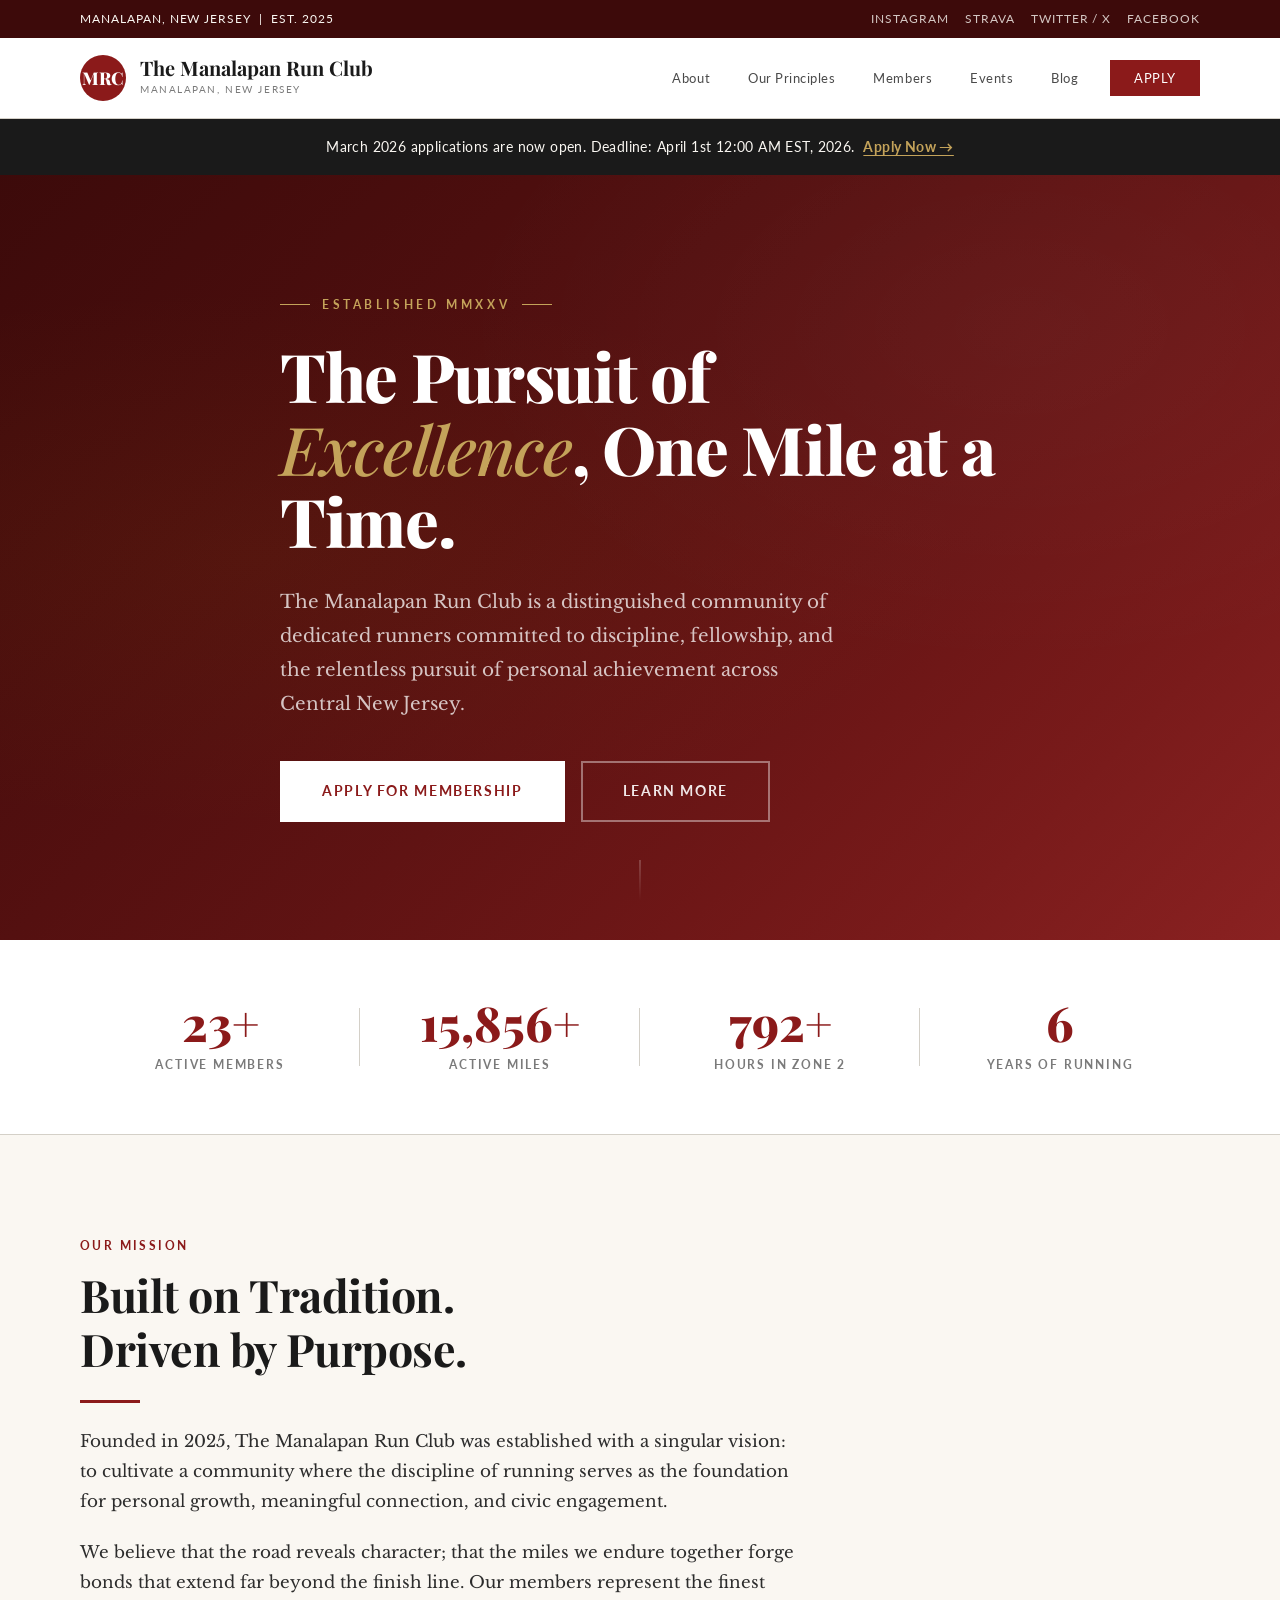
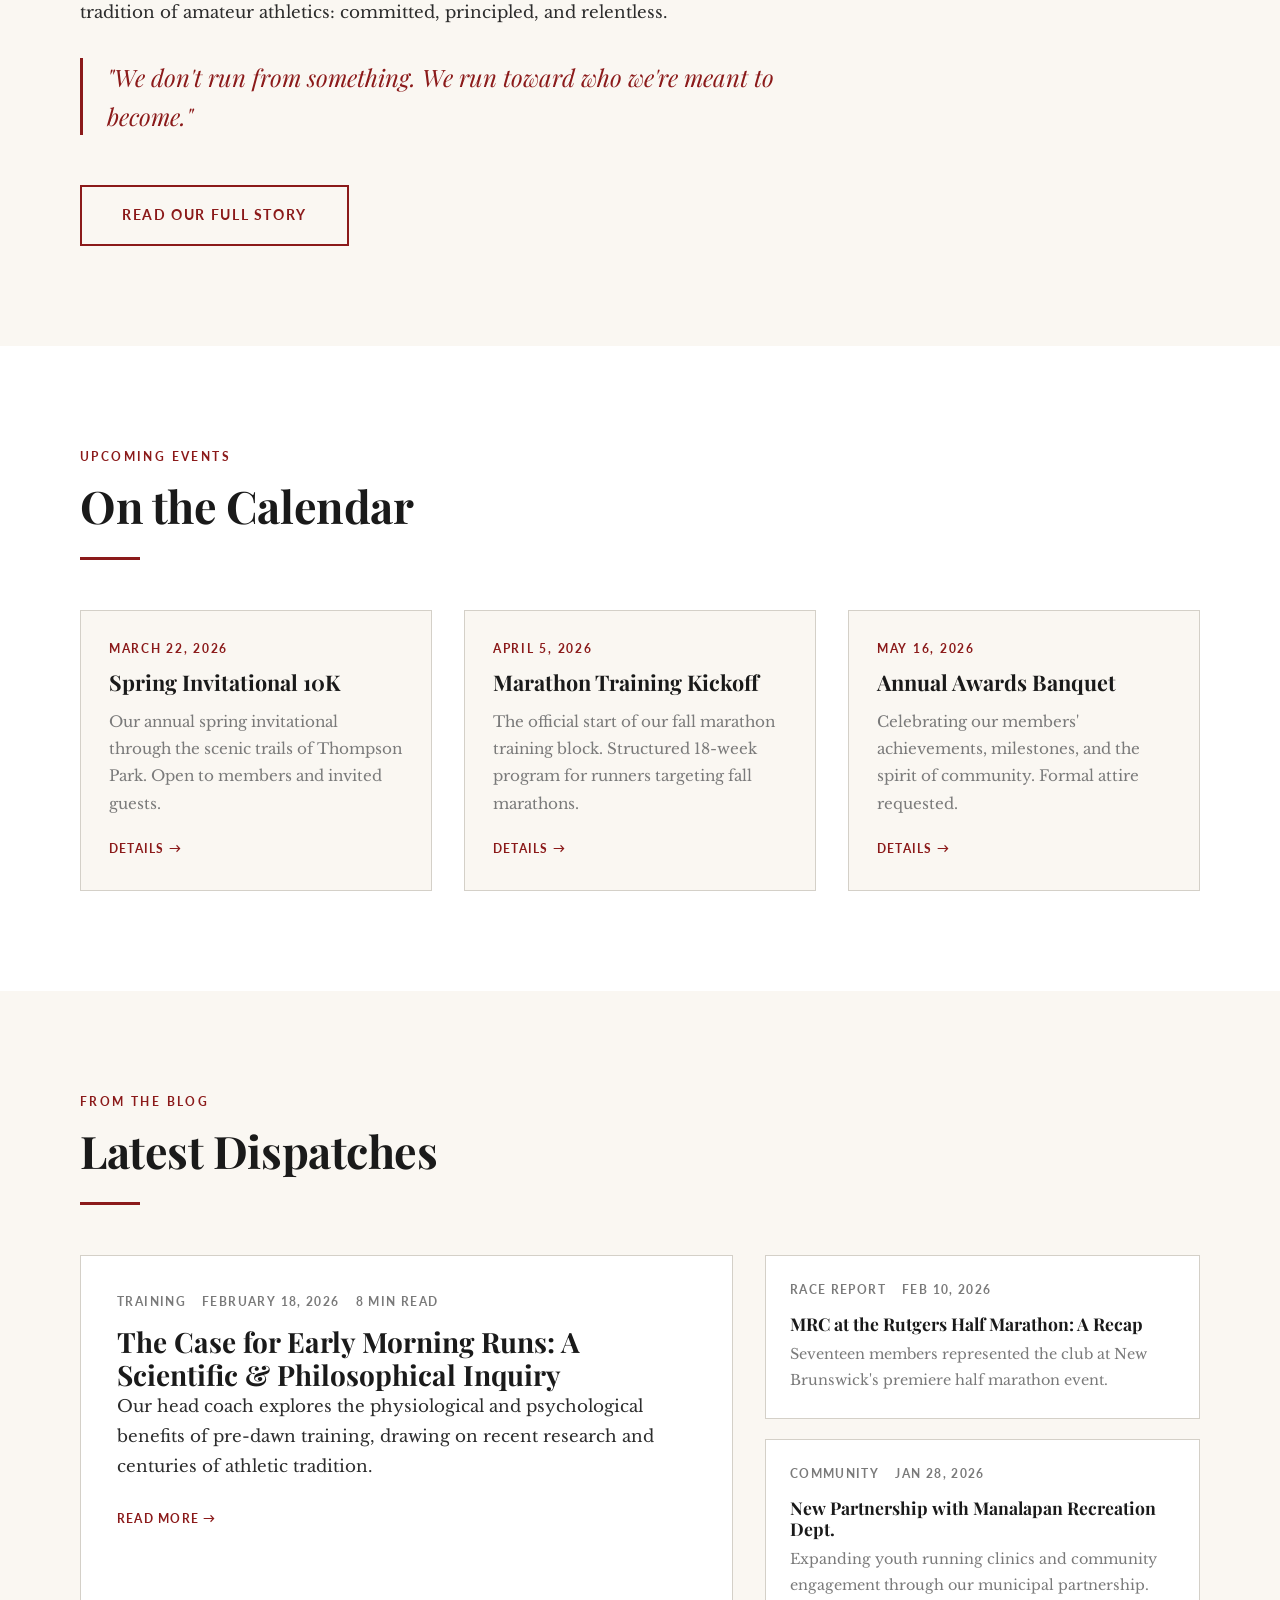
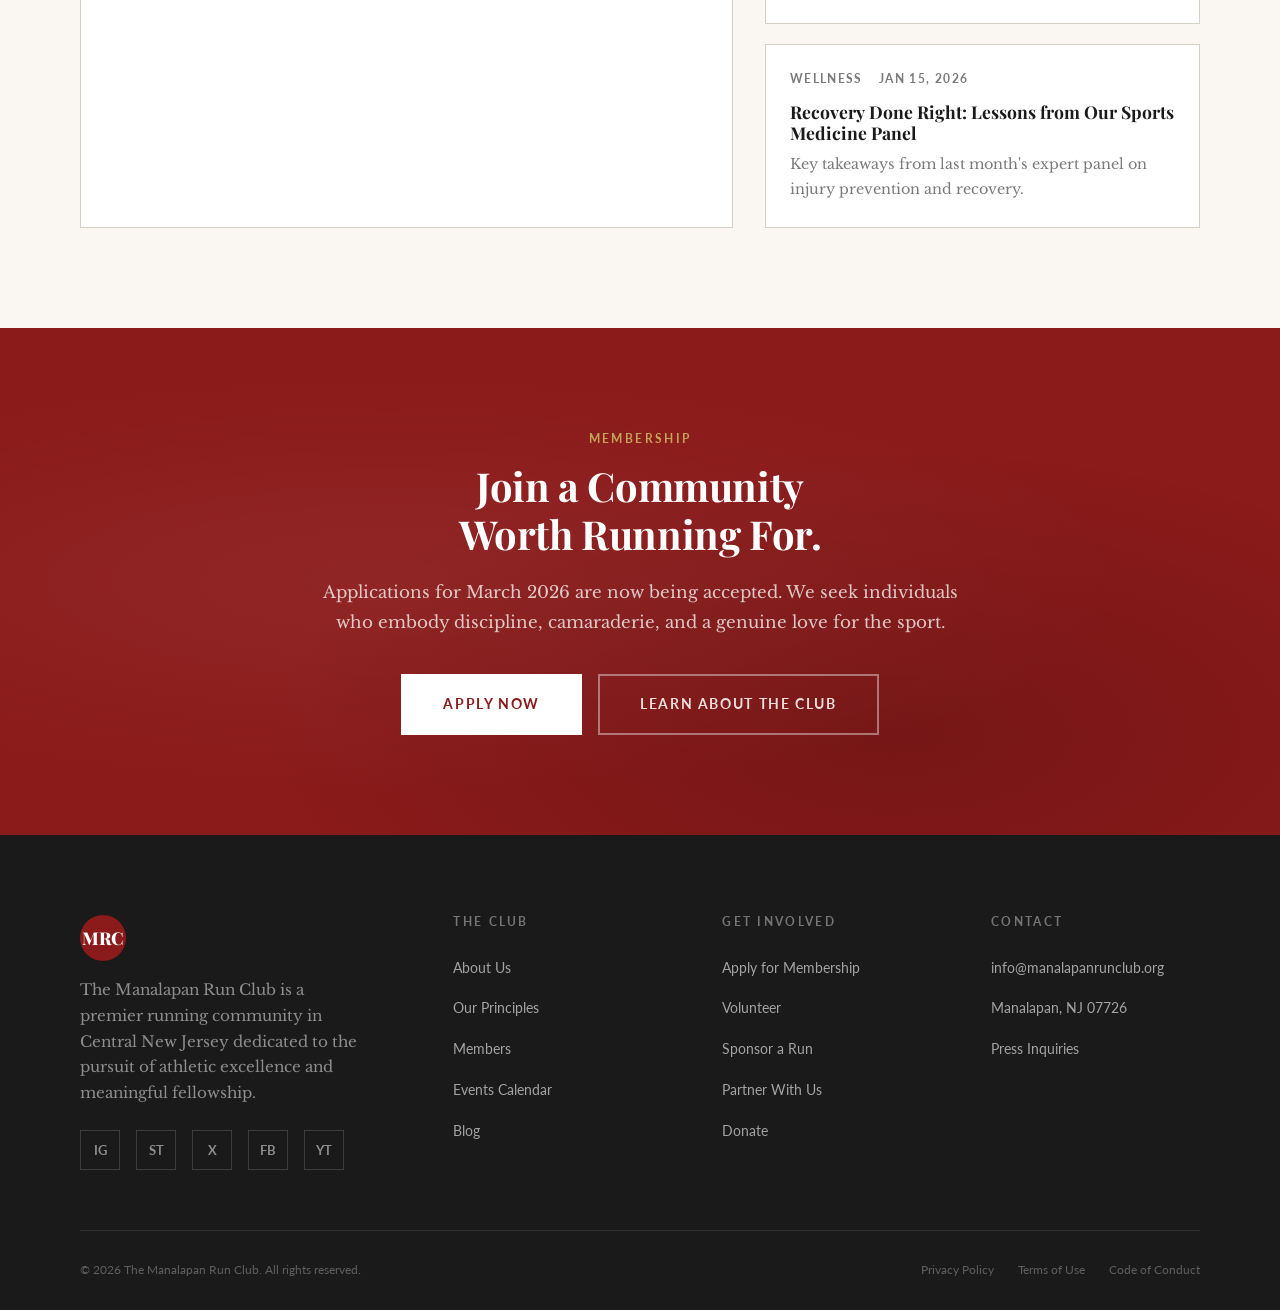
<file: index.html>
<!DOCTYPE html>
<html lang="en">
<head>
    <meta charset="UTF-8">
    <meta name="viewport" content="width=device-width, initial-scale=1.0">
    <title>The Manalapan Run Club — Est. 2025</title>
    <link rel="stylesheet" href="css/style.css">
</head>
<body>

    <!-- Top Utility Bar -->
    <div class="top-bar">
        <div class="container">
            <span>Manalapan, New Jersey &nbsp;|&nbsp; Est. 2025</span>
            <div class="top-bar-socials">
                <a href="https://www.instagram.com/mpanrc">Instagram</a>
                <a href="#">Strava</a>
                <a href="#">Twitter / X</a>
                <a href="#">Facebook</a>
            </div>
        </div>
    </div>

    <!-- Navigation -->
    <nav class="navbar">
        <div class="container">
            <a href="index.html" class="nav-brand">
                <div class="nav-brand-icon">MRC</div>
                <div class="nav-brand-text">
                    <span class="nav-brand-name">The Manalapan Run Club</span>
                    <span class="nav-brand-sub">Manalapan, New Jersey</span>
                </div>
            </a>
            <ul class="nav-links">
                <li><a href="pages/about.html">About</a></li>
                <li><a href="pages/principles.html">Our Principles</a></li>
                <li><a href="pages/#">Members</a></li>
                <li><a href="pages/events.html">Events</a></li>
                <li><a href="pages/blog.html">Blog</a></li>
                <li><a href="https://docs.google.com/forms/d/e/1FAIpQLSfMowXTCjwz6Gep8d021CoDeikyn9wEtvcBTcpu873NVAMjng/viewform?usp=sharing&ouid=100315478621043436323" class="nav-apply-btn">Apply</a></li>
            </ul>
            <button class="nav-toggle" aria-label="Toggle navigation">
                <span></span><span></span><span></span>
            </button>
        </div>
    </nav>

    <!-- Announcement Bar -->
    <div class="announcement-bar">
        March 2026 applications are now open. Deadline: April 1st 12:00 AM EST, 2026. &nbsp;<a href="https://docs.google.com/forms/d/e/1FAIpQLSfMowXTCjwz6Gep8d021CoDeikyn9wEtvcBTcpu873NVAMjng/viewform?usp=sharing&ouid=100315478621043436323">Apply Now &rarr;</a>
    </div>

    <!-- Hero — solid old money crimson, no placeholder image -->
    <section class="hero">
        <div class="hero-bg" style="background:linear-gradient(135deg, #3D0A0A 0%, #5C1010 35%, #8B1A1A 70%, #A52A2A 100%);"></div>
        <div class="container">
            <div class="hero-content">
                <div class="hero-est"><span>Established MMXXV</span></div>
                <h1>The Pursuit of <em>Excellence</em>, One Mile at a Time.</h1>
                <p class="hero-description">The Manalapan Run Club is a distinguished community of dedicated runners committed to discipline, fellowship, and the relentless pursuit of personal achievement across Central New Jersey.</p>
                <div class="hero-actions">
                    <a href="https://docs.google.com/forms/d/e/1FAIpQLSfMowXTCjwz6Gep8d021CoDeikyn9wEtvcBTcpu873NVAMjng/viewform?usp=sharing&ouid=100315478621043436323" class="btn btn-white">Apply for Membership</a>
                    <a href="pages/about.html" class="btn btn-outline" style="border-color:rgba(255,255,255,0.4);color:rgba(255,255,255,0.9);">Learn More</a>
                </div>
            </div>
        </div>
        <div class="hero-scroll-indicator">
            <span></span>
            <div class="arrow"></div>
        </div>
    </section>

    <!-- Stats Bar -->
    <section class="stats-bar">
        <div class="container">
            <div class="stats-grid">
                <div class="stat-item">
                    <div class="stat-number" data-target="30" data-suffix="+">0</div>
                    <div class="stat-label">Active Members</div>
                </div>
                <div class="stat-item">
                    <div class="stat-number" data-target="20000" data-suffix="+">0</div>
                    <div class="stat-label">Active Miles</div>
                </div>
                <div class="stat-item">
                    <div class="stat-number" data-target="1000" data-suffix="+">0</div>
                    <div class="stat-label">Hours in Zone 2</div>
                </div>
                <div class="stat-item">
                    <div class="stat-number" data-target="8">0</div>
                    <div class="stat-label">Years of Running</div>
                </div>
            </div>
        </div>
    </section>

    <!-- Mission -->
    <section class="mission-section">
        <div class="container">
            <div class="mission-text" style="max-width:720px;">
                <span class="section-label">Our Mission</span>
                <h2 class="section-title">Built on Tradition.<br>Driven by Purpose.</h2>
                <div class="divider"></div>
                <p>Founded in 2025, The Manalapan Run Club was established with a singular vision: to cultivate a community where the discipline of running serves as the foundation for personal growth, meaningful connection, and civic engagement.</p>
                <p>We believe that the road reveals character; that the miles we endure together forge bonds that extend far beyond the finish line. Our members represent the finest tradition of amateur athletics: committed, principled, and relentless.</p>
                <blockquote>"We don't run from something. We run toward who we're meant to become."</blockquote>
                <a href="pages/about.html" class="btn btn-outline" style="margin-top:20px;">Read Our Full Story</a>
            </div>
        </div>
    </section>

    <!-- Featured Events -->
    <section class="events-preview">
        <div class="container">
            <span class="section-label">Upcoming Events</span>
            <h2 class="section-title">On the Calendar</h2>
            <div class="divider"></div>
            <div class="events-grid">
                <div class="event-card">
                    <div class="event-card-body">
                        <div class="event-date">March 22, 2026</div>
                        <h4>Spring Invitational 10K</h4>
                        <p>Our annual spring invitational through the scenic trails of Thompson Park. Open to members and invited guests.</p>
                        <a href="pages/events.html" class="event-link">Details &rarr;</a>
                    </div>
                </div>
                <div class="event-card">
                    <div class="event-card-body">
                        <div class="event-date">April 5, 2026</div>
                        <h4>Marathon Training Kickoff</h4>
                        <p>The official start of our fall marathon training block. Structured 18-week program for runners targeting fall marathons.</p>
                        <a href="pages/events.html" class="event-link">Details &rarr;</a>
                    </div>
                </div>
                <div class="event-card">
                    <div class="event-card-body">
                        <div class="event-date">May 16, 2026</div>
                        <h4>Annual Awards Banquet</h4>
                        <p>Celebrating our members' achievements, milestones, and the spirit of community. Formal attire requested.</p>
                        <a href="pages/events.html" class="event-link">Details &rarr;</a>
                    </div>
                </div>
            </div>
        </div>
    </section>

    <!-- Blog Preview -->
    <section class="blog-preview">
        <div class="container">
            <span class="section-label">From the Blog</span>
            <h2 class="section-title">Latest Dispatches</h2>
            <div class="divider"></div>
            <div class="blog-grid">
                <div class="blog-featured">
                    <div class="blog-featured-body">
                        <div class="blog-meta">
                            <span class="text-crimson">Training</span>
                            <span>February 18, 2026</span>
                            <span>8 min read</span>
                        </div>
                        <h3>The Case for Early Morning Runs: A Scientific &amp; Philosophical Inquiry</h3>
                        <p>Our head coach explores the physiological and psychological benefits of pre-dawn training, drawing on recent research and centuries of athletic tradition.</p>
                        <a href="pages/blog.html" class="event-link">Read More &rarr;</a>
                    </div>
                </div>
                <div class="blog-sidebar">
                    <div class="blog-small-card">
                        <div class="blog-meta"><span class="text-crimson">Race Report</span><span>Feb 10, 2026</span></div>
                        <h5>MRC at the Rutgers Half Marathon: A Recap</h5>
                        <p>Seventeen members represented the club at New Brunswick's premiere half marathon event.</p>
                    </div>
                    <div class="blog-small-card">
                        <div class="blog-meta"><span class="text-crimson">Community</span><span>Jan 28, 2026</span></div>
                        <h5>New Partnership with Manalapan Recreation Dept.</h5>
                        <p>Expanding youth running clinics and community engagement through our municipal partnership.</p>
                    </div>
                    <div class="blog-small-card">
                        <div class="blog-meta"><span class="text-crimson">Wellness</span><span>Jan 15, 2026</span></div>
                        <h5>Recovery Done Right: Lessons from Our Sports Medicine Panel</h5>
                        <p>Key takeaways from last month's expert panel on injury prevention and recovery.</p>
                    </div>
                </div>
            </div>
        </div>
    </section>

    <!-- CTA -->
    <section class="cta-section">
        <div class="container">
            <div class="cta-content">
                <span class="section-label">Membership</span>
                <h2>Join a Community<br>Worth Running For.</h2>
                <p>Applications for March 2026 are now being accepted. We seek individuals who embody discipline, camaraderie, and a genuine love for the sport.</p>
                <div style="display:flex;gap:16px;justify-content:center;flex-wrap:wrap;">
                    <a href="https://docs.google.com/forms/d/e/1FAIpQLSfMowXTCjwz6Gep8d021CoDeikyn9wEtvcBTcpu873NVAMjng/viewform?usp=sharing&ouid=100315478621043436323" class="btn btn-white">Apply Now</a>
                    <a href="pages/about.html" class="btn btn-outline" style="border-color:rgba(255,255,255,0.4);color:rgba(255,255,255,0.85);">Learn About the Club</a>
                </div>
            </div>
        </div>
    </section>

    <!-- Footer -->
    <footer class="site-footer">
        <div class="container">
            <div class="footer-grid">
                <div class="footer-brand">
                    <div class="nav-brand-icon">MRC</div>
                    <p>The Manalapan Run Club is a premier running community in Central New Jersey dedicated to the pursuit of athletic excellence and meaningful fellowship.</p>
                    <div class="footer-socials">
                        <a href="https://www.instagram.com/mpanrc" class="footer-social-link" title="Instagram">IG</a>
                        <a href="#" class="footer-social-link" title="Strava">ST</a>
                        <a href="#" class="footer-social-link" title="Twitter / X">X</a>
                        <a href="#" class="footer-social-link" title="Facebook">FB</a>
                        <a href="#" class="footer-social-link" title="YouTube">YT</a>
                    </div>
                </div>
                <div>
                    <h5 class="footer-heading">The Club</h5>
                    <ul class="footer-links">
                        <li><a href="pages/about.html">About Us</a></li>
                        <li><a href="pages/principles.html">Our Principles</a></li>
                        <li><a href="pages/#">Members</a></li>
                        <li><a href="pages/events.html">Events Calendar</a></li>
                        <li><a href="pages/blog.html">Blog</a></li>
                    </ul>
                </div>
                <div>
                    <h5 class="footer-heading">Get Involved</h5>
                    <ul class="footer-links">
                        <li><a href="https://docs.google.com/forms/d/e/1FAIpQLSfMowXTCjwz6Gep8d021CoDeikyn9wEtvcBTcpu873NVAMjng/viewform?usp=sharing&ouid=100315478621043436323">Apply for Membership</a></li>
                        <li><a href="#">Volunteer</a></li>
                        <li><a href="#">Sponsor a Run</a></li>
                        <li><a href="#">Partner With Us</a></li>
                        <li><a href="#">Donate</a></li>
                    </ul>
                </div>
                <div>
                    <h5 class="footer-heading">Contact</h5>
                    <ul class="footer-links">
                        <li><a href="mailto:info@manalapanrunclub.org">info@manalapanrunclub.org</a></li>
                        <li><a href="#">Manalapan, NJ 07726</a></li>
                        <li><a href="#">Press Inquiries</a></li>
                    </ul>
                </div>
            </div>
            <div class="footer-bottom">
                <p>&copy; 2026 The Manalapan Run Club. All rights reserved.</p>
                <div class="footer-bottom-links">
                    <a href="#">Privacy Policy</a>
                    <a href="#">Terms of Use</a>
                    <a href="#">Code of Conduct</a>
                </div>
            </div>
        </div>
    </footer>

    <script src="js/main.js"></script>
</body>
</html>
</file>
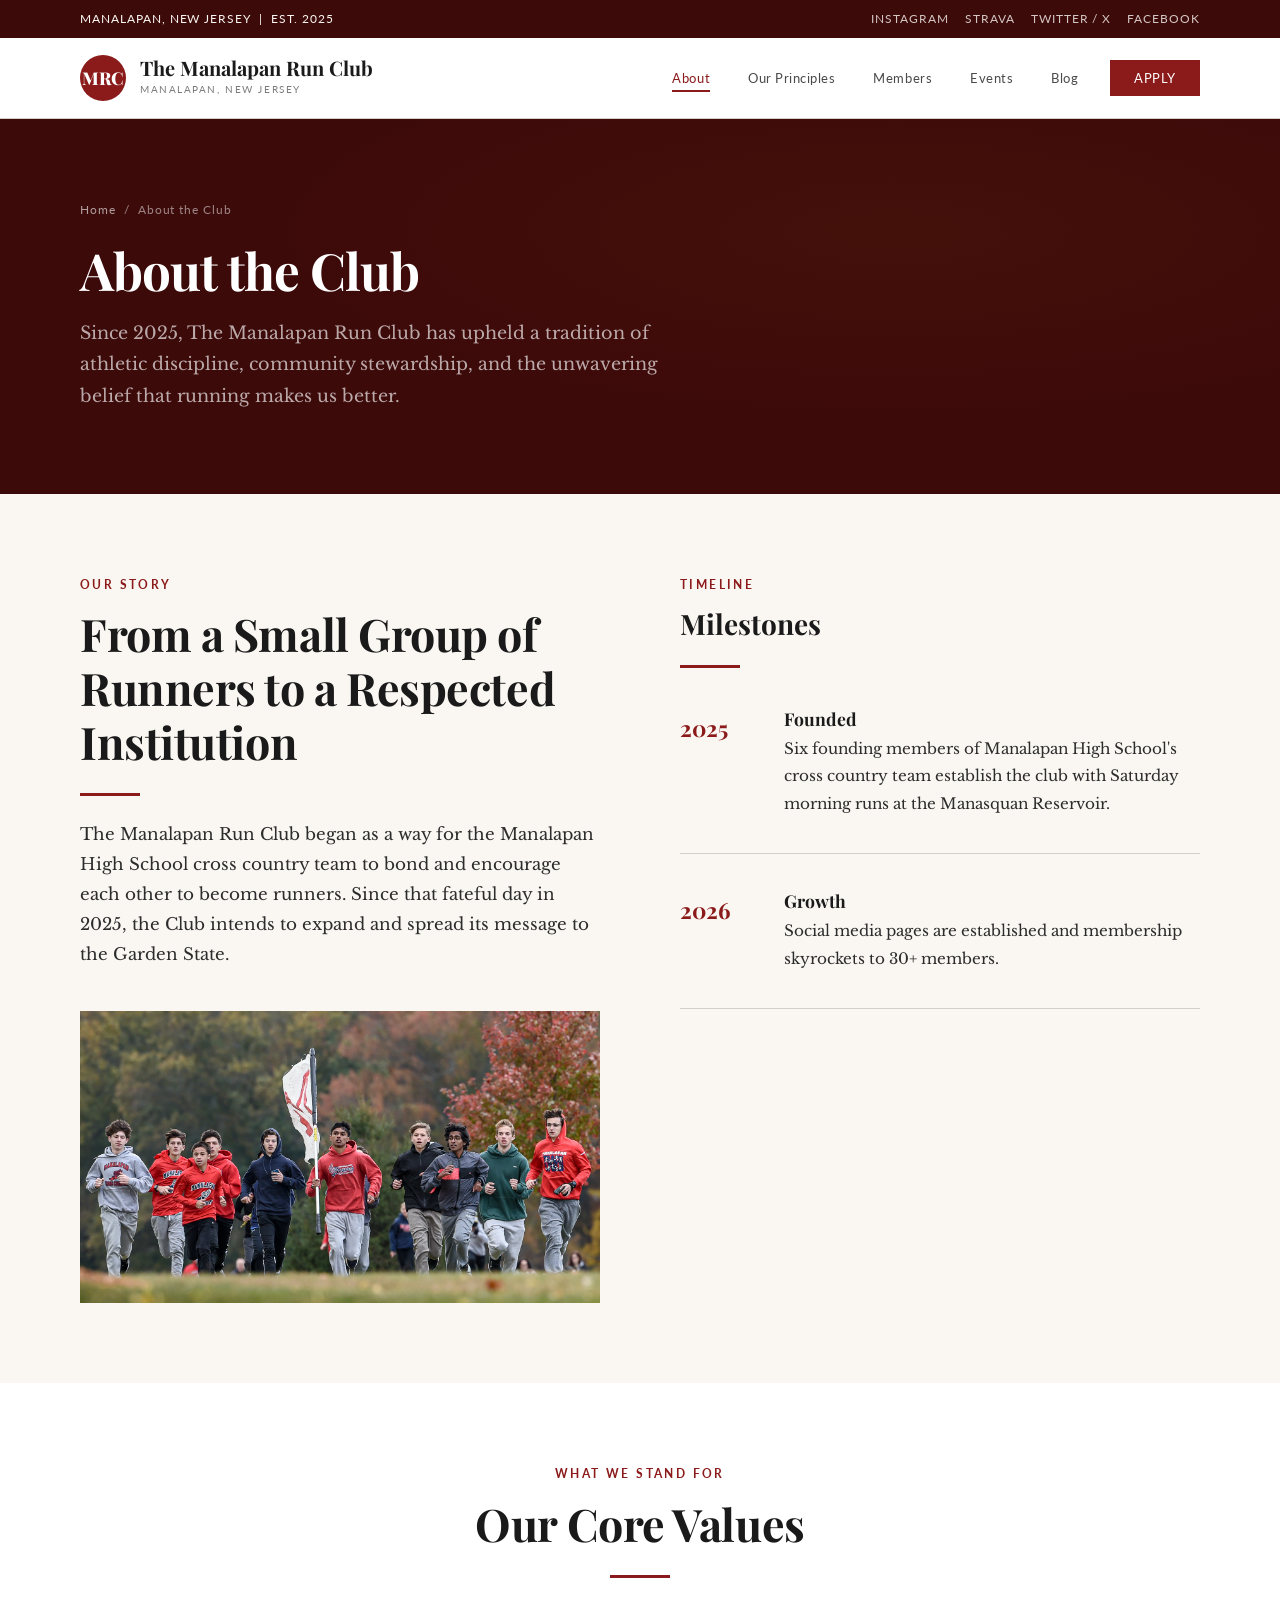
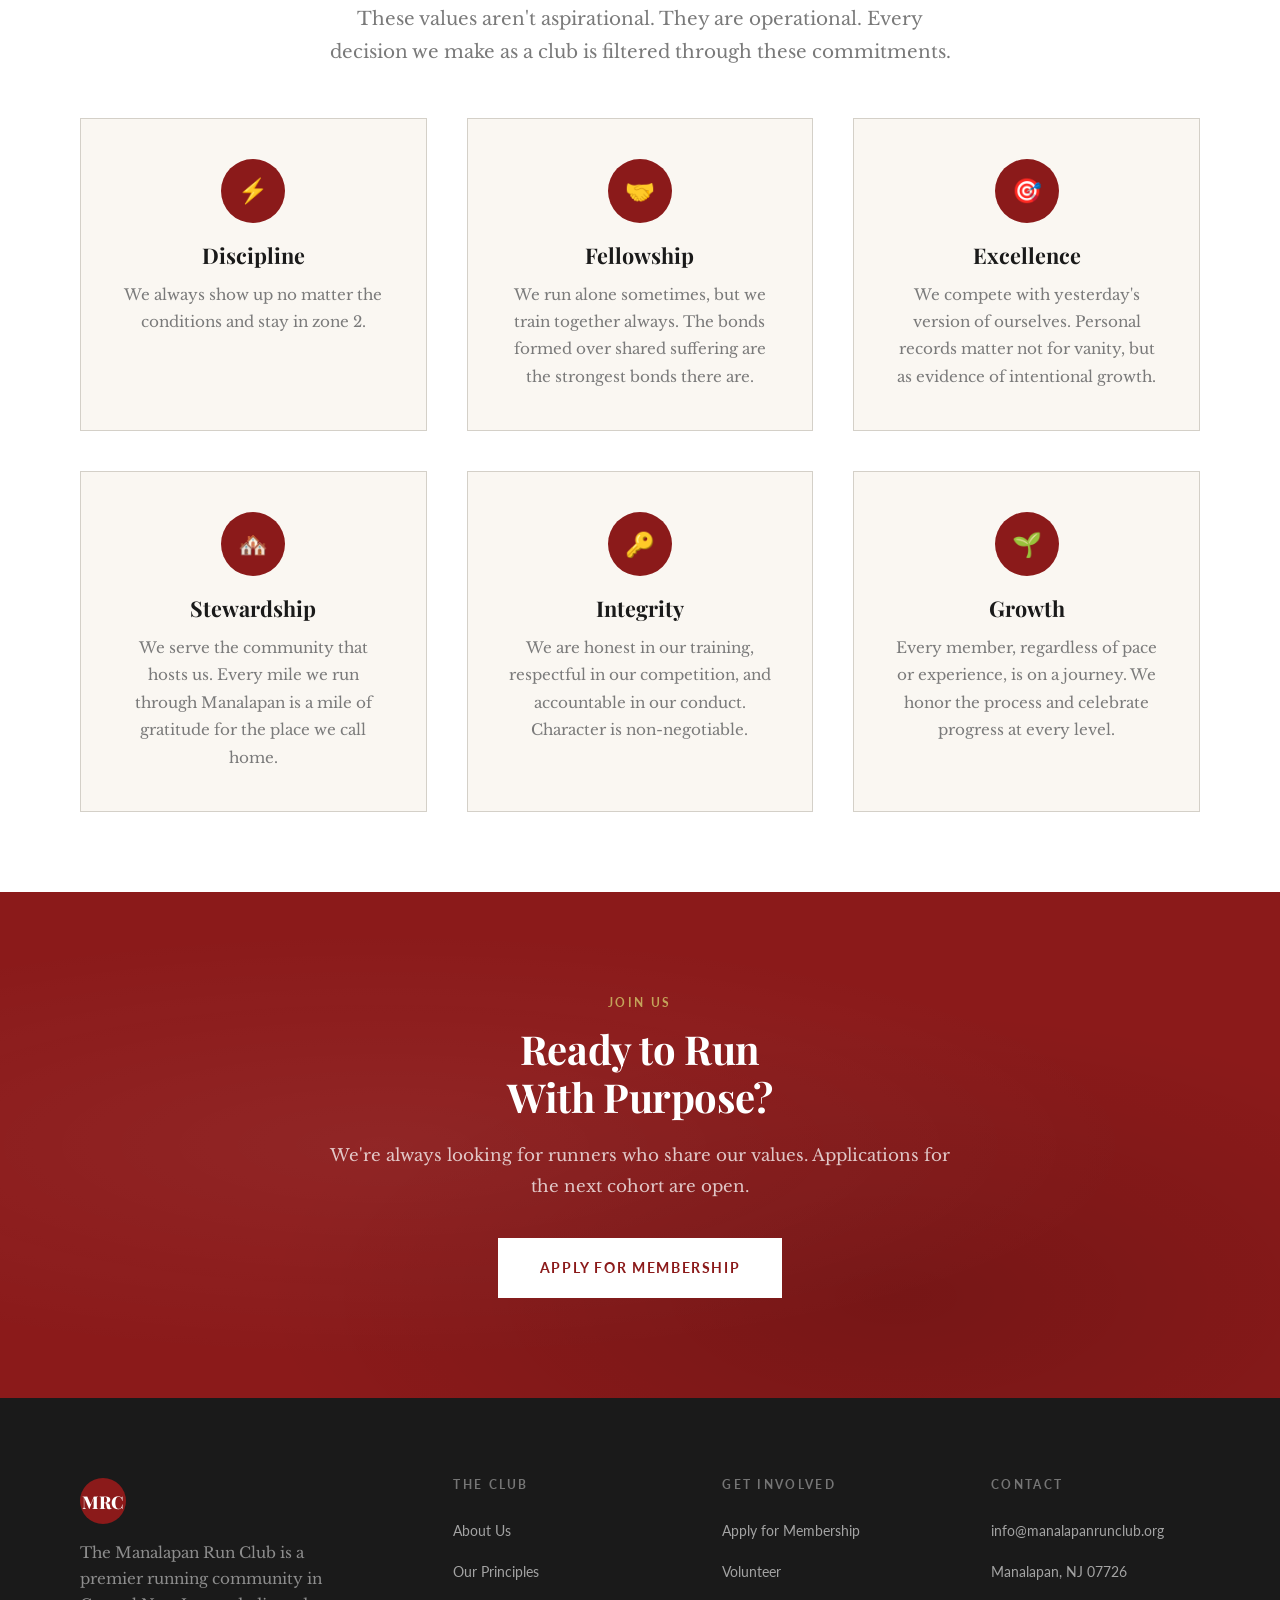
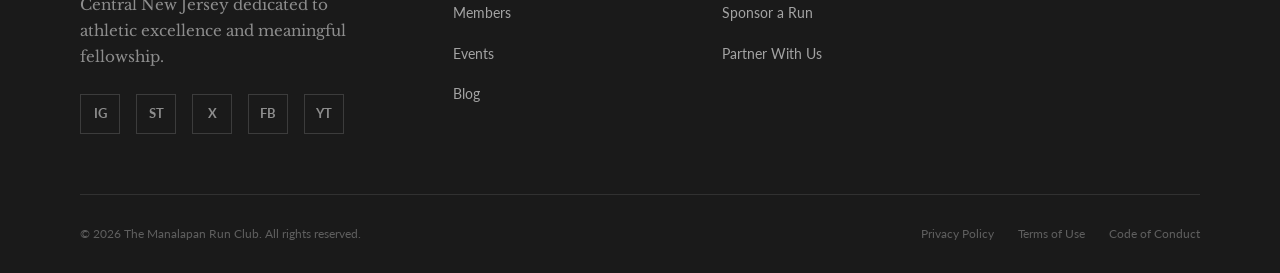
<file: pages/about.html>
<!DOCTYPE html>
<html lang="en">
<head>
    <meta charset="UTF-8">
    <meta name="viewport" content="width=device-width, initial-scale=1.0">
    <title>About the Club — The Manalapan Run Club</title>
    <link rel="stylesheet" href="../css/style.css">
</head>
<body>

    <!-- Top Bar -->
    <div class="top-bar">
        <div class="container">
            <span>Manalapan, New Jersey &nbsp;|&nbsp; Est. 2025</span>
            <div class="top-bar-socials">
                <a href="https://www.instagram.com/mpanrc">Instagram</a>
                <a href="#">Strava</a>
                <a href="#">Twitter / X</a>
                <a href="#">Facebook</a>
            </div>
        </div>
    </div>

    <!-- Navigation -->
    <nav class="navbar">
        <div class="container">
            <a href="../index.html" class="nav-brand">
                <div class="nav-brand-icon">MRC</div>
                <div class="nav-brand-text">
                    <span class="nav-brand-name">The Manalapan Run Club</span>
                    <span class="nav-brand-sub">Manalapan, New Jersey</span>
                </div>
            </a>
            <ul class="nav-links">
                <li><a href="about.html" class="active">About</a></li>
                <li><a href="principles.html">Our Principles</a></li>
                <li><a href="#">Members</a></li>
                <li><a href="events.html">Events</a></li>
                <li><a href="blog.html">Blog</a></li>
                <li><a href="https://docs.google.com/forms/d/e/1FAIpQLSfMowXTCjwz6Gep8d021CoDeikyn9wEtvcBTcpu873NVAMjng/viewform?usp=sharing&ouid=100315478621043436323" class="nav-apply-btn">Apply</a></li>
            </ul>
            <button class="nav-toggle" aria-label="Toggle navigation">
                <span></span><span></span><span></span>
            </button>
        </div>
    </nav>

    <!-- Page Header -->
    <div class="page-header">
        <div class="container">
            <div class="breadcrumbs"><a href="../index.html">Home</a> &nbsp;/&nbsp; About the Club</div>
            <h1>About the Club</h1>
            <p>Since 2025, The Manalapan Run Club has upheld a tradition of athletic discipline, community stewardship, and the unwavering belief that running makes us better.</p>
        </div>
    </div>

    <!-- History Section -->
    <section class="about-history">
        <div class="container">
            <div class="about-history-grid">
                <div>
                    <span class="section-label">Our Story</span>
                    <h2 class="section-title">From a Small Group of Runners to a Respected Institution</h2>
                    <div class="divider"></div>
                    <p>The Manalapan Run Club began as a way for the Manalapan High School cross country team to bond and encourage each other to become runners. Since that fateful day in 2025, the Club intends to expand and spread its message to the Garden State.</p>

                    

                    <!-- Placeholder: Large group photo -->
                    <div class="mission-image" style="margin-top:40px;aspect-ratio:16/9;">
                        <img src="teamwork.png" alt="Full Club at Thompson Park">
                    </div>
                </div>
                <div>
                    <span class="section-label">Timeline</span>
                    <h3 style="margin-bottom:8px;">Milestones</h3>
                    <div class="divider"></div>
                    <div class="timeline">
                        <div class="timeline-item">
                            <div class="timeline-year">2025</div>
                            <div class="timeline-text">
                                <h5>Founded</h5>
                                <p>Six founding members of Manalapan High School's cross country team establish the club with Saturday morning runs at the Manasquan Reservoir.</p>
                            </div>
                        </div>
                        
                        <div class="timeline-item">
                            <div class="timeline-year">2026</div>
                            <div class="timeline-text">
                                <h5>Growth</h5>
                                <p>Social media pages are established and membership skyrockets to 30+ members.</p>
                            </div>
                        </div>
                    </div>
                </div>
            </div>
        </div>
    </section>

    <!-- Values -->
    <section class="about-values">
        <div class="container text-center">
            <span class="section-label">What We Stand For</span>
            <h2 class="section-title">Our Core Values</h2>
            <div class="divider centered"></div>
            <p class="section-subtitle centered">These values aren't aspirational. They are operational. Every decision we make as a club is filtered through these commitments.</p>
            <div class="values-grid">
                <div class="value-card">
                    <div class="value-icon">⚡</div>
                    <h4>Discipline</h4>
                    <p>We always show up no matter the conditions and stay in zone 2.</p>
                </div>
                <div class="value-card">
                    <div class="value-icon">🤝</div>
                    <h4>Fellowship</h4>
                    <p>We run alone sometimes, but we train together always. The bonds formed over shared suffering are the strongest bonds there are.</p>
                </div>
                <div class="value-card">
                    <div class="value-icon">🎯</div>
                    <h4>Excellence</h4>
                    <p>We compete with yesterday's version of ourselves. Personal records matter not for vanity, but as evidence of intentional growth.</p>
                </div>
                <div class="value-card">
                    <div class="value-icon">🏘️</div>
                    <h4>Stewardship</h4>
                    <p>We serve the community that hosts us. Every mile we run through Manalapan is a mile of gratitude for the place we call home.</p>
                </div>
                <div class="value-card">
                    <div class="value-icon">🔑</div>
                    <h4>Integrity</h4>
                    <p>We are honest in our training, respectful in our competition, and accountable in our conduct. Character is non-negotiable.</p>
                </div>
                <div class="value-card">
                    <div class="value-icon">🌱</div>
                    <h4>Growth</h4>
                    <p>Every member, regardless of pace or experience, is on a journey. We honor the process and celebrate progress at every level.</p>
                </div>
            </div>
        </div>
    </section>

    <!-- CTA -->
    <section class="cta-section">
        <div class="container">
            <div class="cta-content">
                <span class="section-label">Join Us</span>
                <h2>Ready to Run<br>With Purpose?</h2>
                <p>We're always looking for runners who share our values. Applications for the next cohort are open.</p>
                <a href="https://docs.google.com/forms/d/e/1FAIpQLSfMowXTCjwz6Gep8d021CoDeikyn9wEtvcBTcpu873NVAMjng/viewform?usp=sharing&ouid=100315478621043436323" class="btn btn-white">Apply for Membership</a>
            </div>
        </div>
    </section>

    <!-- Footer -->
    <footer class="site-footer">
        <div class="container">
            <div class="footer-grid">
                <div class="footer-brand">
                    <div class="nav-brand-icon">MRC</div>
                    <p>The Manalapan Run Club is a premier running community in Central New Jersey dedicated to athletic excellence and meaningful fellowship.</p>
                    <div class="footer-socials">
                        <a href="https://www.instagram.com/mpanrc" class="footer-social-link" title="Instagram">IG</a>
                        <a href="#" class="footer-social-link" title="Strava">ST</a>
                        <a href="#" class="footer-social-link" title="Twitter / X">X</a>
                        <a href="#" class="footer-social-link" title="Facebook">FB</a>
                        <a href="#" class="footer-social-link" title="YouTube">YT</a>
                    </div>
                </div>
                <div>
                    <h5 class="footer-heading">The Club</h5>
                    <ul class="footer-links">
                        <li><a href="about.html">About Us</a></li>
                        <li><a href="principles.html">Our Principles</a></li>
                        <li><a href="#">Members</a></li>
                        <li><a href="events.html">Events</a></li>
                        <li><a href="blog.html">Blog</a></li>
                    </ul>
                </div>
                <div>
                    <h5 class="footer-heading">Get Involved</h5>
                    <ul class="footer-links">
                        <li><a href="https://docs.google.com/forms/d/e/1FAIpQLSfMowXTCjwz6Gep8d021CoDeikyn9wEtvcBTcpu873NVAMjng/viewform?usp=header">Apply for Membership</a></li>
                        <li><a href="#">Volunteer</a></li>
                        <li><a href="#">Sponsor a Run</a></li>
                        <li><a href="#">Partner With Us</a></li>
                    </ul>
                </div>
                <div>
                    <h5 class="footer-heading">Contact</h5>
                    <ul class="footer-links">
                        <li><a href="mailto:info@manalapanrunclub.org">info@manalapanrunclub.org</a></li>
                        <li><a href="#">Manalapan, NJ 07726</a></li>
                    </ul>
                </div>
            </div>
            <div class="footer-bottom">
                <p>&copy; 2026 The Manalapan Run Club. All rights reserved.</p>
                <div class="footer-bottom-links">
                    <a href="#">Privacy Policy</a>
                    <a href="#">Terms of Use</a>
                    <a href="#">Code of Conduct</a>
                </div>
            </div>
        </div>
    </footer>

    <script src="../js/main.js"></script>
</body>
</html>
</file>
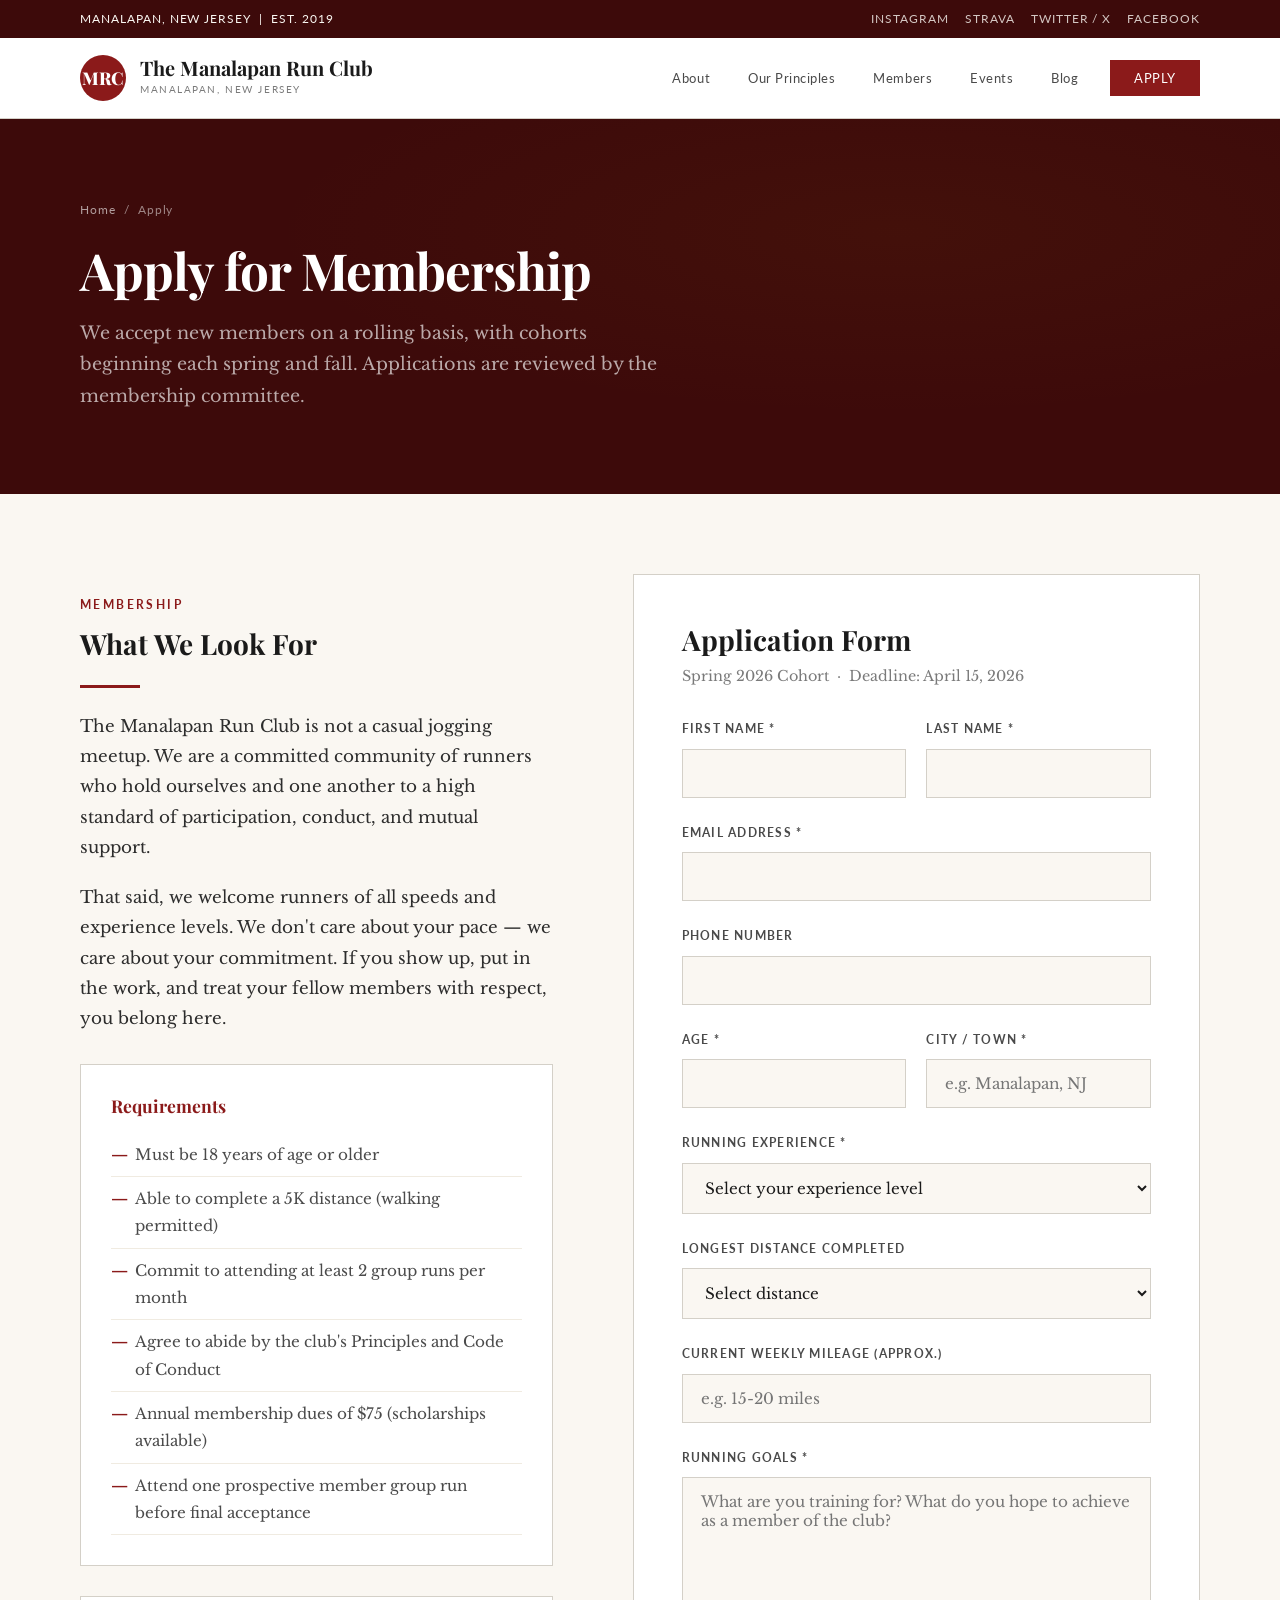
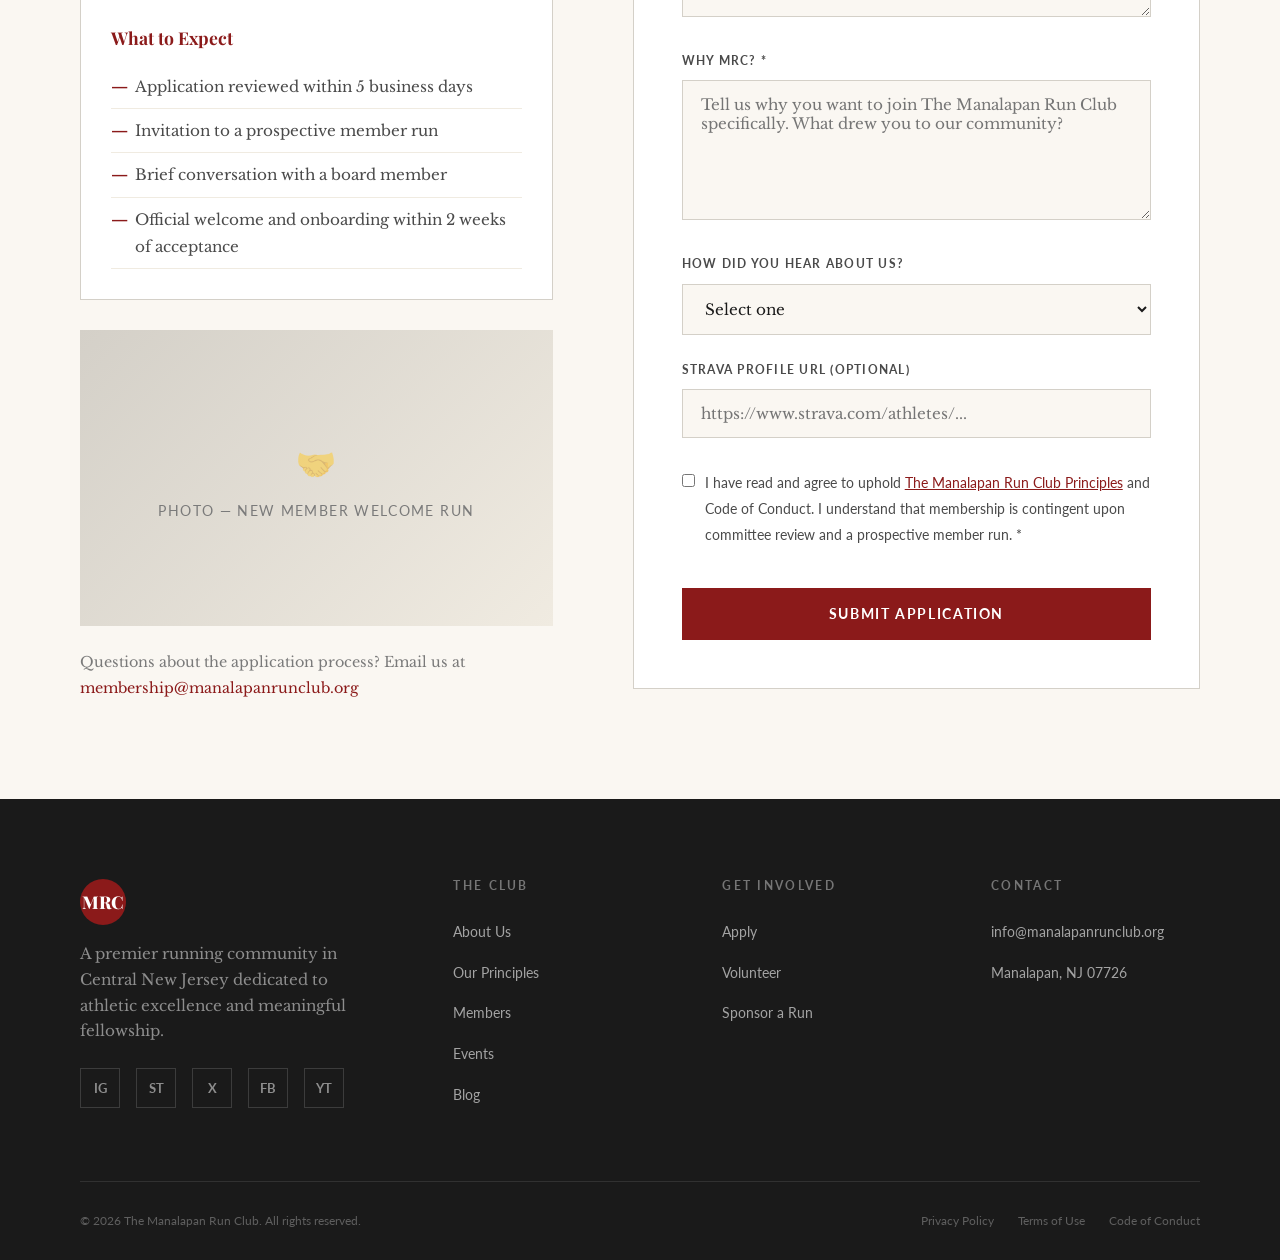
<file: pages/apply.html>
<!DOCTYPE html>
<html lang="en">
<head>
    <meta charset="UTF-8">
    <meta name="viewport" content="width=device-width, initial-scale=1.0">
    <title>Apply — The Manalapan Run Club</title>
    <link rel="stylesheet" href="../css/style.css">
</head>
<body>

    <div class="top-bar">
        <div class="container">
            <span>Manalapan, New Jersey &nbsp;|&nbsp; Est. 2019</span>
            <div class="top-bar-socials"><a href="https://www.instagram.com/mpanrc">Instagram</a><a href="#">Strava</a><a href="#">Twitter / X</a><a href="#">Facebook</a></div>
        </div>
    </div>

    <nav class="navbar">
        <div class="container">
            <a href="../index.html" class="nav-brand">
                <div class="nav-brand-icon">MRC</div>
                <div class="nav-brand-text">
                    <span class="nav-brand-name">The Manalapan Run Club</span>
                    <span class="nav-brand-sub">Manalapan, New Jersey</span>
                </div>
            </a>
            <ul class="nav-links">
                <li><a href="about.html">About</a></li>
                <li><a href="principles.html">Our Principles</a></li>
                <li><a href="#">Members</a></li>
                <li><a href="events.html">Events</a></li>
                <li><a href="blog.html">Blog</a></li>
                <li><a href="https://docs.google.com/forms/d/e/1FAIpQLSfMowXTCjwz6Gep8d021CoDeikyn9wEtvcBTcpu873NVAMjng/viewform?usp=header" class="nav-apply-btn active">Apply</a></li>
            </ul>
            <button class="nav-toggle" aria-label="Toggle navigation"><span></span><span></span><span></span></button>
        </div>
    </nav>

    <div class="page-header">
        <div class="container">
            <div class="breadcrumbs"><a href="../index.html">Home</a> &nbsp;/&nbsp; Apply</div>
            <h1>Apply for Membership</h1>
            <p>We accept new members on a rolling basis, with cohorts beginning each spring and fall. Applications are reviewed by the membership committee.</p>
        </div>
    </div>

    <!-- Apply Section -->
    <section class="apply-section">
        <div class="container">
            <div class="apply-grid">
                <!-- Info Column -->
                <div class="apply-info">
                    <span class="section-label">Membership</span>
                    <h3>What We Look For</h3>
                    <div class="divider"></div>
                    <p>The Manalapan Run Club is not a casual jogging meetup. We are a committed community of runners who hold ourselves and one another to a high standard of participation, conduct, and mutual support.</p>
                    <p>That said, we welcome runners of all speeds and experience levels. We don't care about your pace — we care about your commitment. If you show up, put in the work, and treat your fellow members with respect, you belong here.</p>

                    <div class="apply-requirements">
                        <h5>Requirements</h5>
                        <ul>
                            <li>Must be 18 years of age or older</li>
                            <li>Able to complete a 5K distance (walking permitted)</li>
                            <li>Commit to attending at least 2 group runs per month</li>
                            <li>Agree to abide by the club's Principles and Code of Conduct</li>
                            <li>Annual membership dues of $75 (scholarships available)</li>
                            <li>Attend one prospective member group run before final acceptance</li>
                        </ul>
                    </div>

                    <div class="apply-requirements">
                        <h5>What to Expect</h5>
                        <ul>
                            <li>Application reviewed within 5 business days</li>
                            <li>Invitation to a prospective member run</li>
                            <li>Brief conversation with a board member</li>
                            <li>Official welcome and onboarding within 2 weeks of acceptance</li>
                        </ul>
                    </div>

                    <!-- Image placeholder -->
                    <div class="mission-image" style="margin-top:30px;aspect-ratio:16/10;">
                        <div class="image-placeholder">
                            <span class="icon">🤝</span>
                            <span>Photo — New Member Welcome Run</span>
                        </div>
                    </div>

                    <p style="margin-top:24px;font-size:0.9rem;color:var(--warm-gray);">Questions about the application process? Email us at <a href="mailto:membership@manalapanrunclub.org">membership@manalapanrunclub.org</a></p>
                </div>

                <!-- Form Column -->
                <div>
                    <div class="apply-form">
                        <h3 style="margin-bottom:8px;">Application Form</h3>
                        <p style="font-size:0.9rem;color:var(--warm-gray);margin-bottom:28px;">Spring 2026 Cohort &nbsp;·&nbsp; Deadline: April 15, 2026</p>

                        <form id="apply-form">
                            <div class="form-row">
                                <div class="form-group">
                                    <label for="first-name">First Name *</label>
                                    <input type="text" id="first-name" name="first-name" required>
                                </div>
                                <div class="form-group">
                                    <label for="last-name">Last Name *</label>
                                    <input type="text" id="last-name" name="last-name" required>
                                </div>
                            </div>

                            <div class="form-group">
                                <label for="email">Email Address *</label>
                                <input type="email" id="email" name="email" required>
                            </div>

                            <div class="form-group">
                                <label for="phone">Phone Number</label>
                                <input type="tel" id="phone" name="phone">
                            </div>

                            <div class="form-row">
                                <div class="form-group">
                                    <label for="age">Age *</label>
                                    <input type="number" id="age" name="age" min="18" required>
                                </div>
                                <div class="form-group">
                                    <label for="location">City / Town *</label>
                                    <input type="text" id="location" name="location" placeholder="e.g. Manalapan, NJ" required>
                                </div>
                            </div>

                            <div class="form-group">
                                <label for="experience">Running Experience *</label>
                                <select id="experience" name="experience" required>
                                    <option value="">Select your experience level</option>
                                    <option value="beginner">Beginner (less than 1 year)</option>
                                    <option value="intermediate">Intermediate (1–3 years)</option>
                                    <option value="experienced">Experienced (3–5 years)</option>
                                    <option value="advanced">Advanced (5+ years)</option>
                                </select>
                            </div>

                            <div class="form-group">
                                <label for="longest-distance">Longest Distance Completed</label>
                                <select id="longest-distance" name="longest-distance">
                                    <option value="">Select distance</option>
                                    <option value="5k">5K</option>
                                    <option value="10k">10K</option>
                                    <option value="half">Half Marathon</option>
                                    <option value="marathon">Marathon</option>
                                    <option value="ultra">Ultra Marathon (50K+)</option>
                                    <option value="none">Haven't raced yet</option>
                                </select>
                            </div>

                            <div class="form-group">
                                <label for="weekly-mileage">Current Weekly Mileage (approx.)</label>
                                <input type="text" id="weekly-mileage" name="weekly-mileage" placeholder="e.g. 15-20 miles">
                            </div>

                            <div class="form-group">
                                <label for="goals">Running Goals *</label>
                                <textarea id="goals" name="goals" placeholder="What are you training for? What do you hope to achieve as a member of the club?" required></textarea>
                            </div>

                            <div class="form-group">
                                <label for="why-join">Why MRC? *</label>
                                <textarea id="why-join" name="why-join" placeholder="Tell us why you want to join The Manalapan Run Club specifically. What drew you to our community?" required></textarea>
                            </div>

                            <div class="form-group">
                                <label for="referral">How Did You Hear About Us?</label>
                                <select id="referral" name="referral">
                                    <option value="">Select one</option>
                                    <option value="member">Current Member Referral</option>
                                    <option value="social">Social Media</option>
                                    <option value="strava">Strava</option>
                                    <option value="event">Community Event</option>
                                    <option value="search">Web Search</option>
                                    <option value="other">Other</option>
                                </select>
                            </div>

                            <div class="form-group">
                                <label for="strava">Strava Profile URL (optional)</label>
                                <input type="url" id="strava" name="strava" placeholder="https://www.strava.com/athletes/...">
                            </div>

                            <div class="form-group" style="margin-top:32px;">
                                <label style="display:flex;align-items:flex-start;gap:10px;text-transform:none;letter-spacing:0;font-weight:400;font-size:0.9rem;cursor:pointer;">
                                    <input type="checkbox" required style="width:auto;margin-top:4px;">
                                    <span>I have read and agree to uphold <a href="principles.html" style="text-decoration:underline;">The Manalapan Run Club Principles</a> and Code of Conduct. I understand that membership is contingent upon committee review and a prospective member run. *</span>
                                </label>
                            </div>

                            <button type="submit" class="btn btn-primary" style="width:100%;margin-top:16px;text-align:center;">Submit Application</button>
                        </form>
                    </div>
                </div>
            </div>
        </div>
    </section>

    <!-- Footer -->
    <footer class="site-footer">
        <div class="container">
            <div class="footer-grid">
                <div class="footer-brand">
                    <div class="nav-brand-icon">MRC</div>
                    <p>A premier running community in Central New Jersey dedicated to athletic excellence and meaningful fellowship.</p>
                    <div class="footer-socials">
                        <a href="#" class="footer-social-link">IG</a><a href="#" class="footer-social-link">ST</a><a href="#" class="footer-social-link">X</a><a href="#" class="footer-social-link">FB</a><a href="#" class="footer-social-link">YT</a>
                    </div>
                </div>
                <div>
                    <h5 class="footer-heading">The Club</h5>
                    <ul class="footer-links"><li><a href="about.html">About Us</a></li><li><a href="principles.html">Our Principles</a></li><li><a href="#">Members</a></li><li><a href="events.html">Events</a></li><li><a href="blog.html">Blog</a></li></ul>
                </div>
                <div>
                    <h5 class="footer-heading">Get Involved</h5>
                    <ul class="footer-links"><li><a href="https://docs.google.com/forms/d/e/1FAIpQLSfMowXTCjwz6Gep8d021CoDeikyn9wEtvcBTcpu873NVAMjng/viewform?usp=header">Apply</a></li><li><a href="#">Volunteer</a></li><li><a href="#">Sponsor a Run</a></li></ul>
                </div>
                <div>
                    <h5 class="footer-heading">Contact</h5>
                    <ul class="footer-links"><li><a href="mailto:info@manalapanrunclub.org">info@manalapanrunclub.org</a></li><li><a href="#">Manalapan, NJ 07726</a></li></ul>
                </div>
            </div>
            <div class="footer-bottom">
                <p>&copy; 2026 The Manalapan Run Club. All rights reserved.</p>
                <div class="footer-bottom-links"><a href="#">Privacy Policy</a><a href="#">Terms of Use</a><a href="#">Code of Conduct</a></div>
            </div>
        </div>
    </footer>
    <script src="../js/main.js"></script>
</body>
</html>
</file>
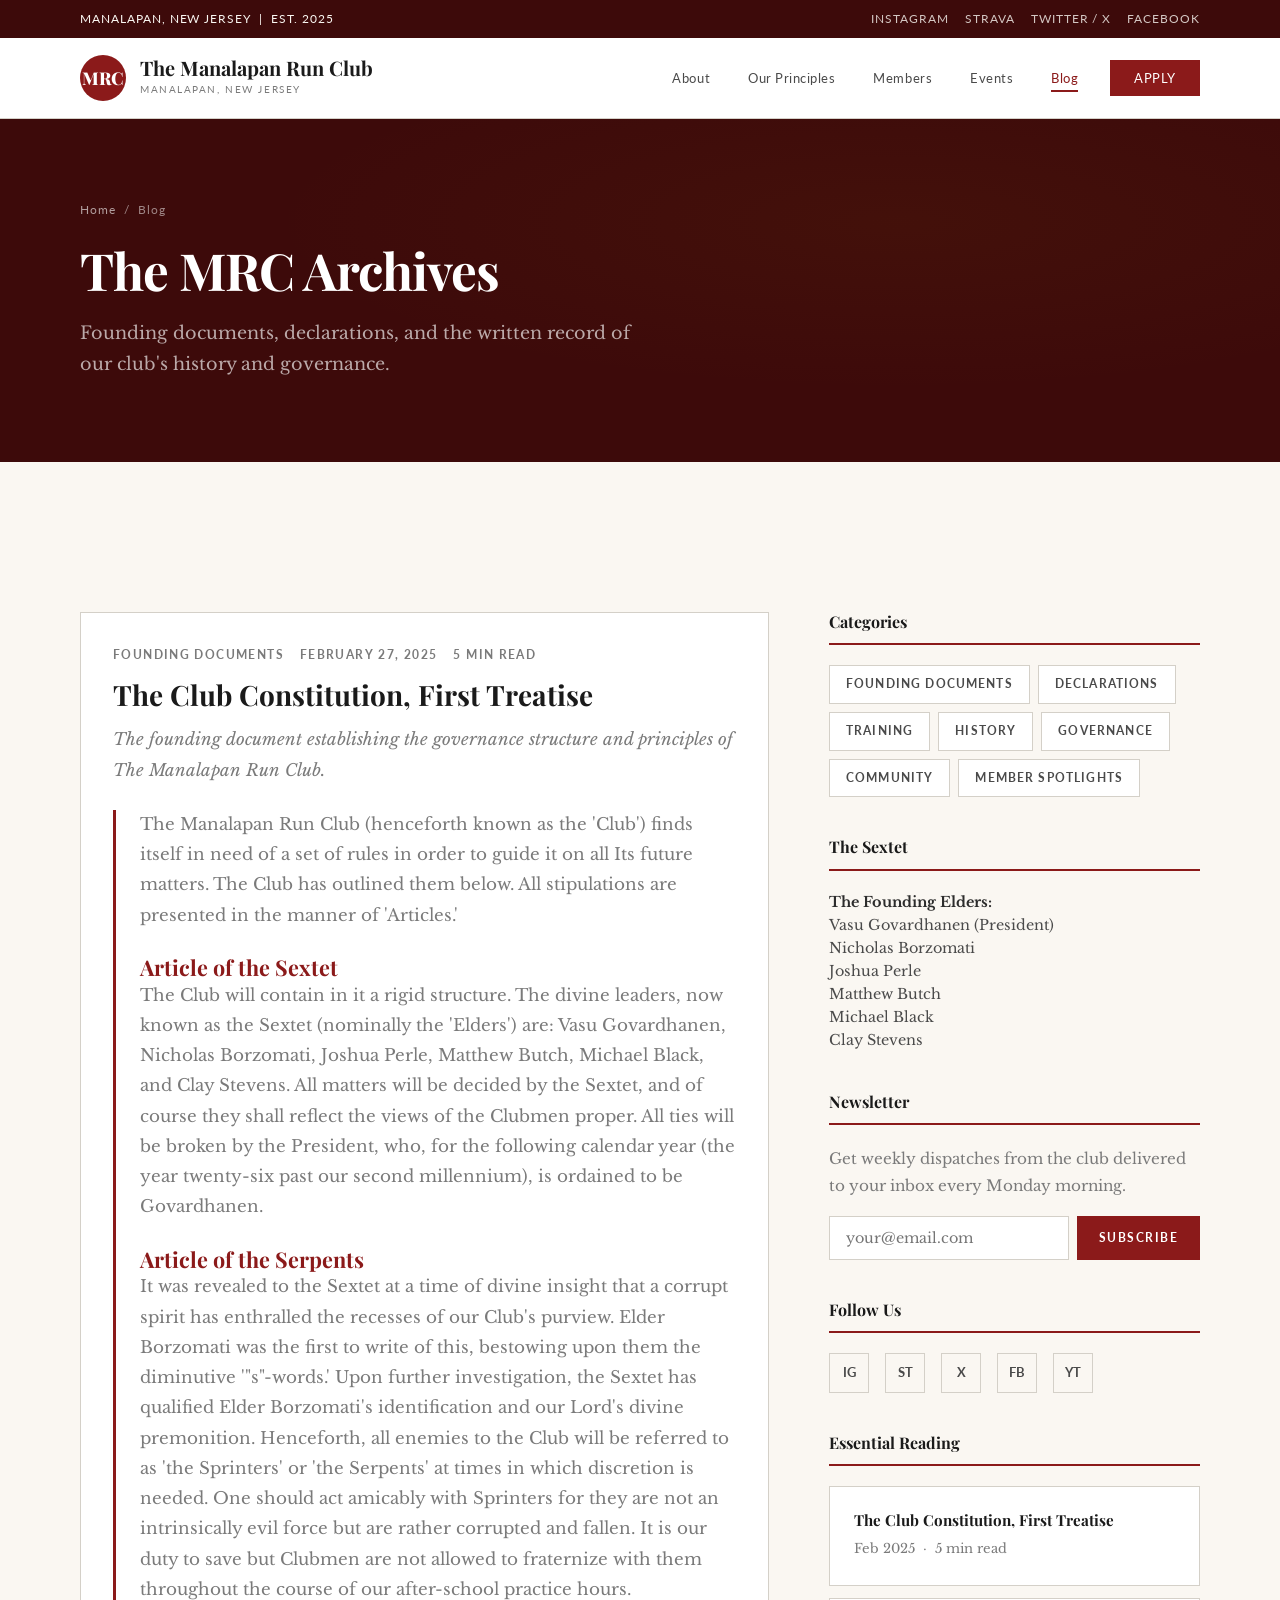
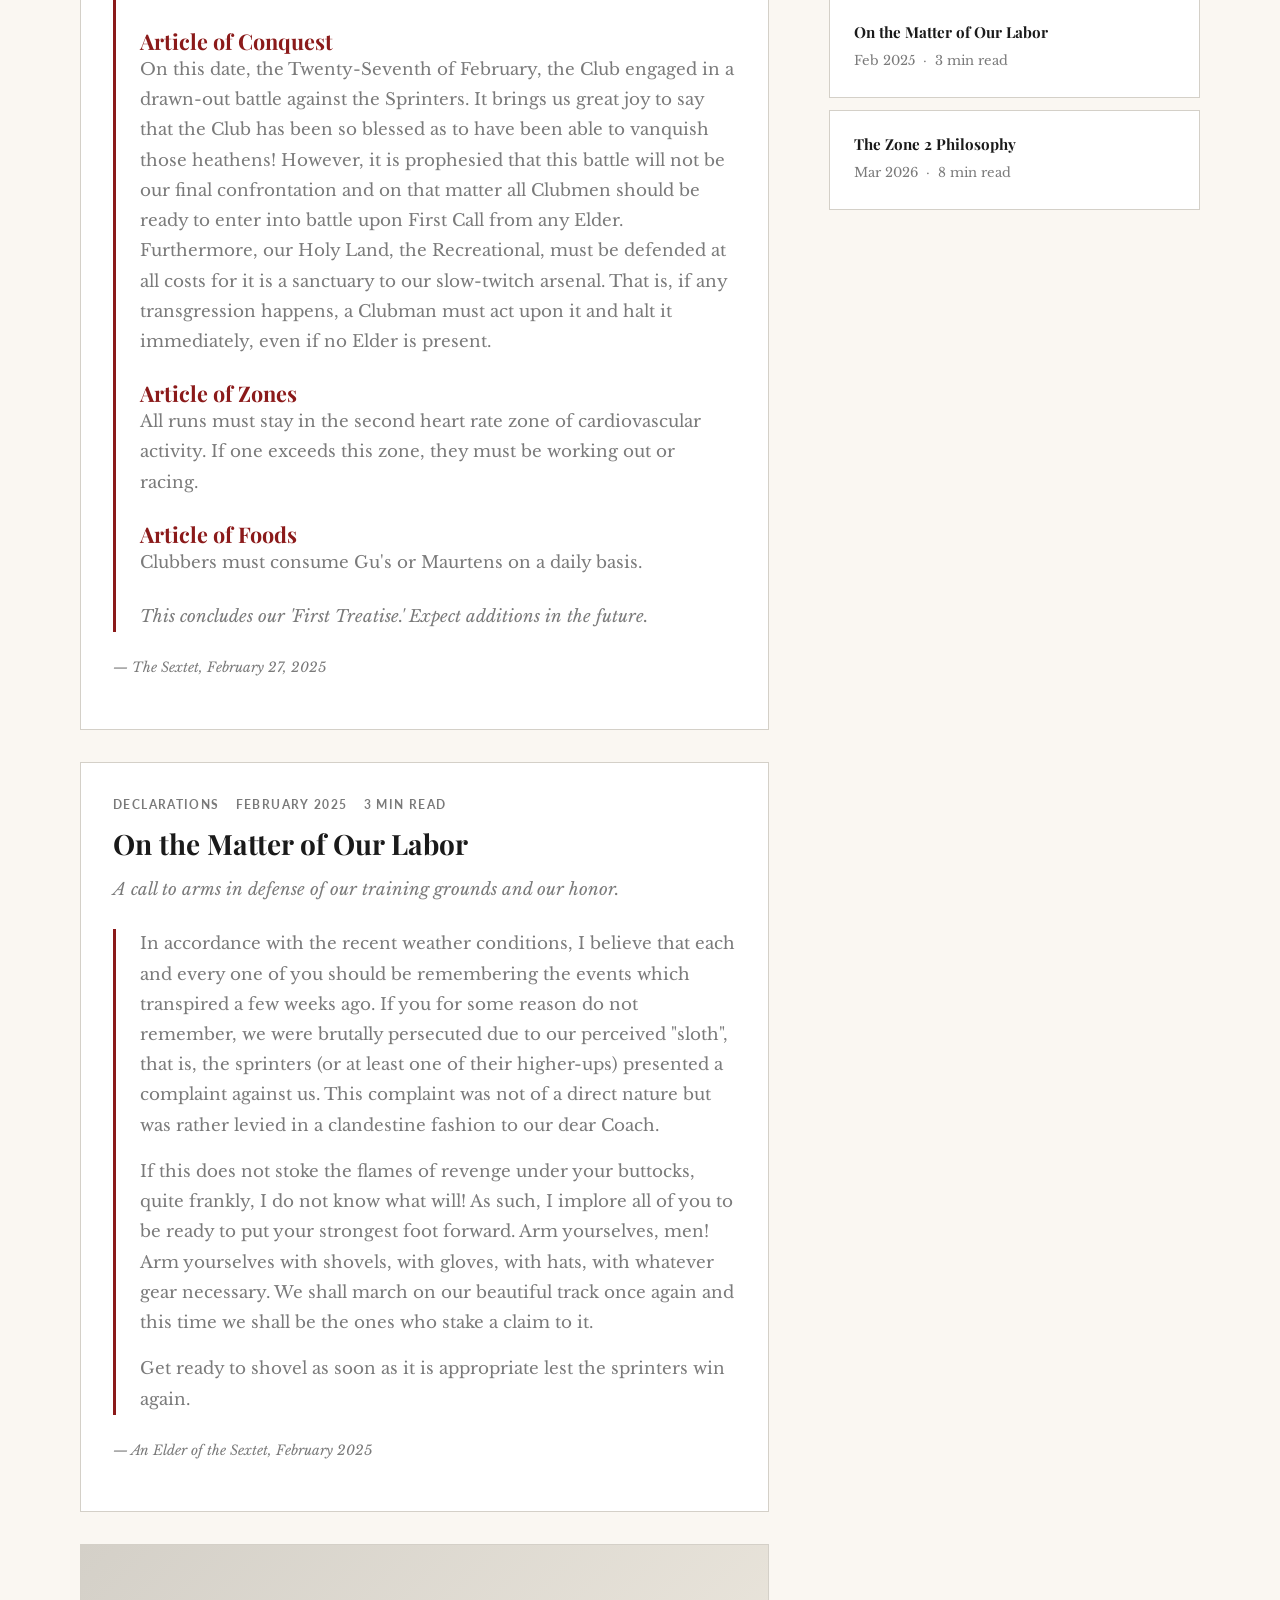
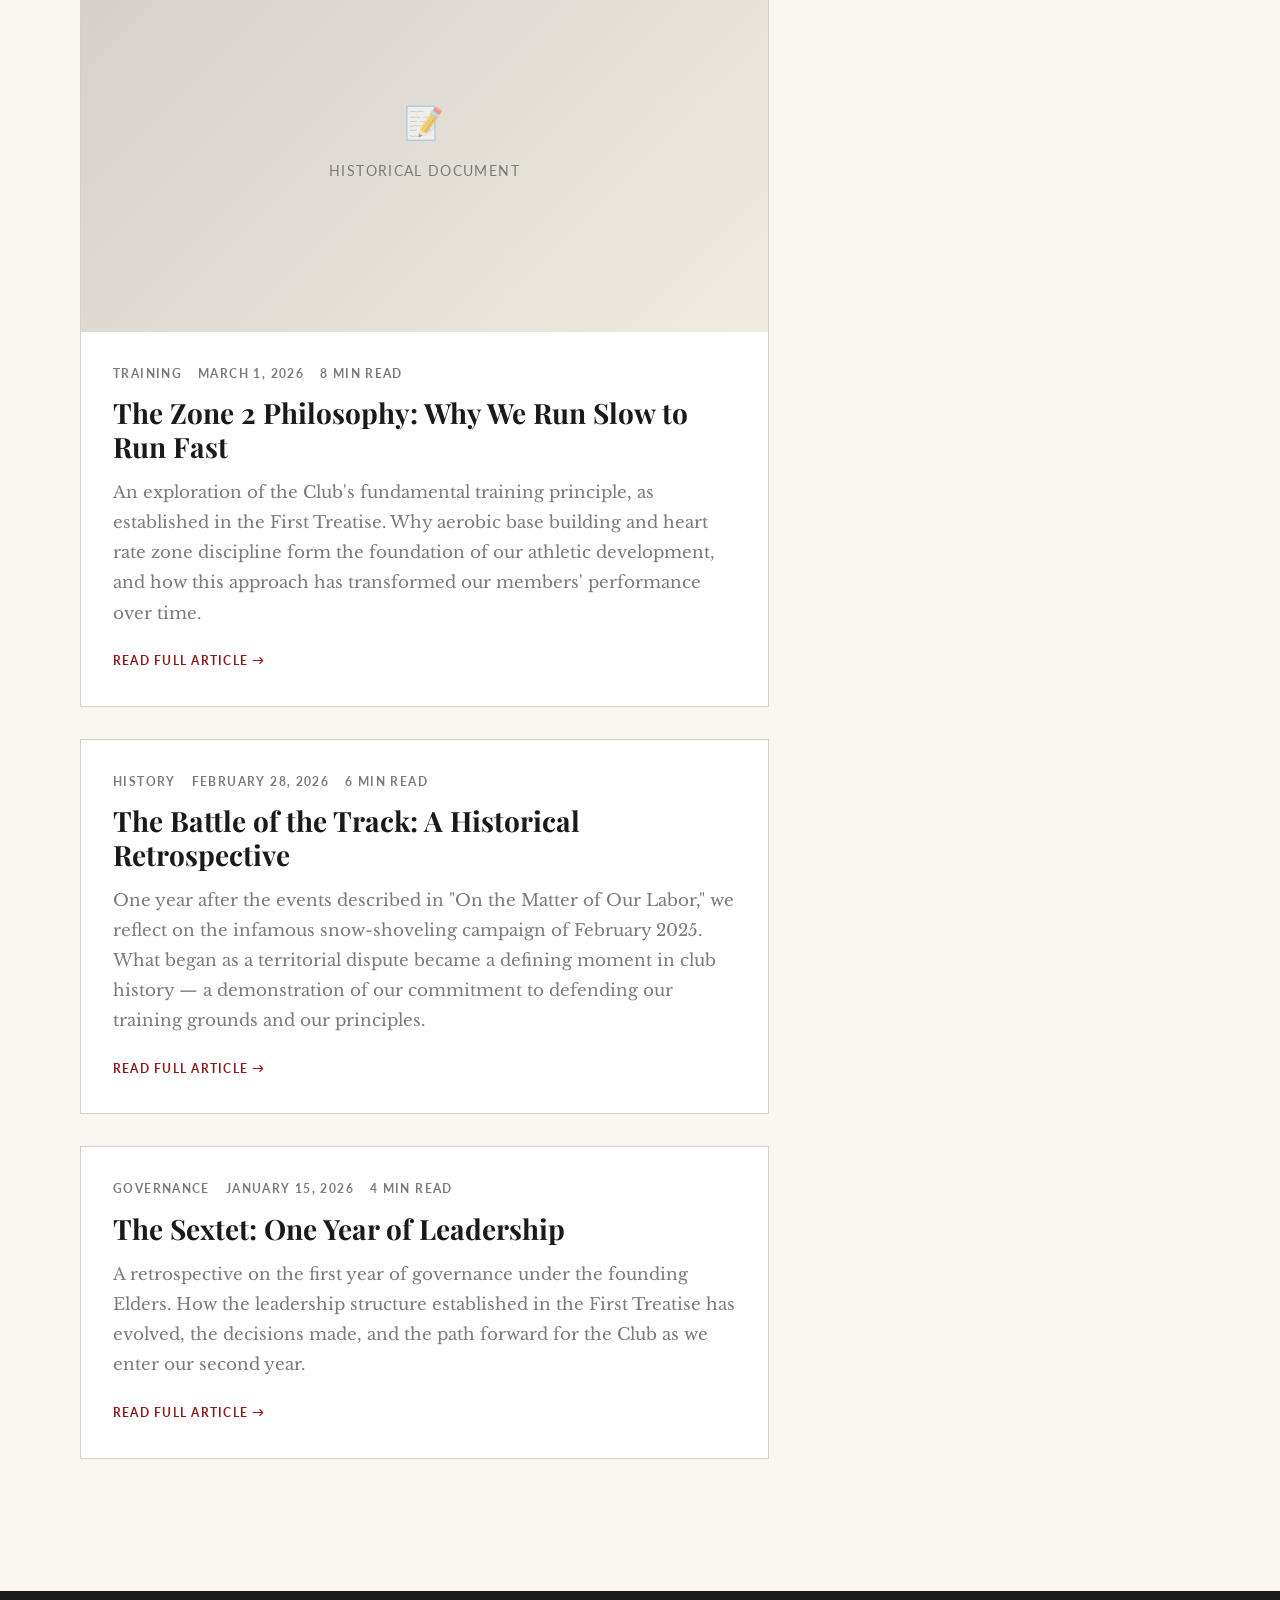
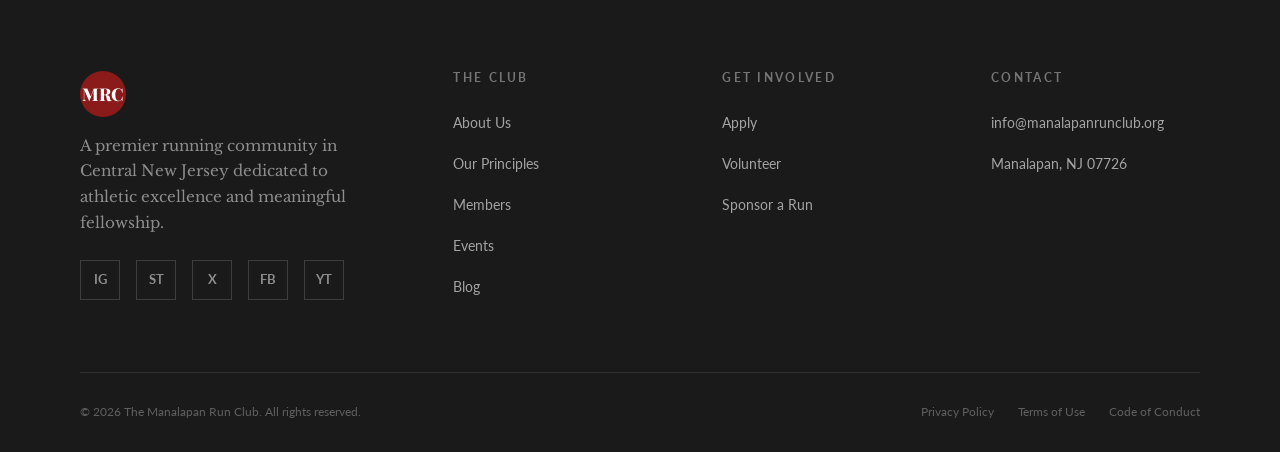
<file: pages/blog.html>
<!DOCTYPE html>
<html lang="en">
<head>
    <meta charset="UTF-8">
    <meta name="viewport" content="width=device-width, initial-scale=1.0">
    <title>Blog — The Manalapan Run Club</title>
    <link rel="stylesheet" href="../css/style.css">
</head>
<body>

    <div class="top-bar">
        <div class="container">
            <span>Manalapan, New Jersey &nbsp;|&nbsp; Est. 2025</span>
            <div class="top-bar-socials"><a href="https://www.instagram.com/mpanrc">Instagram</a><a href="#">Strava</a><a href="#">Twitter / X</a><a href="#">Facebook</a></div>
        </div>
    </div>

    <nav class="navbar">
        <div class="container">
            <a href="../index.html" class="nav-brand">
                <div class="nav-brand-icon">MRC</div>
                <div class="nav-brand-text">
                    <span class="nav-brand-name">The Manalapan Run Club</span>
                    <span class="nav-brand-sub">Manalapan, New Jersey</span>
                </div>
            </a>
            <ul class="nav-links">
                <li><a href="about.html">About</a></li>
                <li><a href="principles.html">Our Principles</a></li>
                <li><a href="members.html">Members</a></li>
                <li><a href="events.html">Events</a></li>
                <li><a href="blog.html" class="active">Blog</a></li>
                <li><a href="https://docs.google.com/forms/d/e/1FAIpQLSfMowXTCjwz6Gep8d021CoDeikyn9wEtvcBTcpu873NVAMjng/viewform?usp=header" class="nav-apply-btn">Apply</a></li>
            </ul>
            <button class="nav-toggle" aria-label="Toggle navigation"><span></span><span></span><span></span></button>
        </div>
    </nav>

    <div class="page-header">
        <div class="container">
            <div class="breadcrumbs"><a href="../index.html">Home</a> &nbsp;/&nbsp; Blog</div>
            <h1>The MRC Archives</h1>
            <p>Founding documents, declarations, and the written record of our club's history and governance.</p>
        </div>
    </div>

    <!-- Blog Content -->
    <section class="section-padding" style="background:var(--cream);">
        <div class="container">
            <div class="blog-page-grid">
                <!-- Main Column -->
                <div>
                    <!-- Post 1 -->
                    <div class="blog-post-card">
                        <div class="blog-post-body">
                            <div class="blog-meta">
                                <span class="text-crimson">Founding Documents</span>
                                <span>February 27, 2025</span>
                                <span>5 min read</span>
                            </div>
                            <h3>The Club Constitution, First Treatise</h3>
                            <p style="font-style:italic;margin-bottom:20px;">The founding document establishing the governance structure and principles of The Manalapan Run Club.</p>
                            
                            <div style="border-left:3px solid var(--crimson);padding-left:24px;margin:24px 0;">
                                <p>The Manalapan Run Club (henceforth known as the 'Club') finds itself in need of a set of rules in order to guide it on all Its future matters. The Club has outlined them below. All stipulations are presented in the manner of 'Articles.'</p>
                                
                                <h4 style="margin-top:24px;color:var(--crimson);">Article of the Sextet</h4>
                                <p>The Club will contain in it a rigid structure. The divine leaders, now known as the Sextet (nominally the 'Elders') are: Vasu Govardhanen, Nicholas Borzomati, Joshua Perle, Matthew Butch, Michael Black, and Clay Stevens. All matters will be decided by the Sextet, and of course they shall reflect the views of the Clubmen proper. All ties will be broken by the President, who, for the following calendar year (the year twenty-six past our second millennium), is ordained to be Govardhanen.</p>
                                
                                <h4 style="margin-top:24px;color:var(--crimson);">Article of the Serpents</h4>
                                <p>It was revealed to the Sextet at a time of divine insight that a corrupt spirit has enthralled the recesses of our Club's purview. Elder Borzomati was the first to write of this, bestowing upon them the diminutive '"s"-words.' Upon further investigation, the Sextet has qualified Elder Borzomati's identification and our Lord's divine premonition. Henceforth, all enemies to the Club will be referred to as 'the Sprinters' or 'the Serpents' at times in which discretion is needed. One should act amicably with Sprinters for they are not an intrinsically evil force but are rather corrupted and fallen. It is our duty to save but Clubmen are not allowed to fraternize with them throughout the course of our after-school practice hours.</p>
                                
                                <h4 style="margin-top:24px;color:var(--crimson);">Article of Conquest</h4>
                                <p>On this date, the Twenty-Seventh of February, the Club engaged in a drawn-out battle against the Sprinters. It brings us great joy to say that the Club has been so blessed as to have been able to vanquish those heathens! However, it is prophesied that this battle will not be our final confrontation and on that matter all Clubmen should be ready to enter into battle upon First Call from any Elder. Furthermore, our Holy Land, the Recreational, must be defended at all costs for it is a sanctuary to our slow-twitch arsenal. That is, if any transgression happens, a Clubman must act upon it and halt it immediately, even if no Elder is present.</p>
                                
                                <h4 style="margin-top:24px;color:var(--crimson);">Article of Zones</h4>
                                <p>All runs must stay in the second heart rate zone of cardiovascular activity. If one exceeds this zone, they must be working out or racing.</p>
                                
                                <h4 style="margin-top:24px;color:var(--crimson);">Article of Foods</h4>
                                <p>Clubbers must consume Gu's or Maurtens on a daily basis.</p>
                                
                                <p style="margin-top:24px;font-style:italic;">This concludes our 'First Treatise.' Expect additions in the future.</p>
                            </div>
                            
                            <p style="margin-top:24px;font-size:0.85rem;color:var(--warm-gray);font-style:italic;">— The Sextet, February 27, 2025</p>
                        </div>
                    </div>

                    <!-- Post 2 -->
                    <div class="blog-post-card">
                        <div class="blog-post-body">
                            <div class="blog-meta">
                                <span class="text-crimson">Declarations</span>
                                <span>February 2025</span>
                                <span>3 min read</span>
                            </div>
                            <h3>On the Matter of Our Labor</h3>
                            <p style="font-style:italic;margin-bottom:20px;">A call to arms in defense of our training grounds and our honor.</p>
                            
                            <div style="border-left:3px solid var(--crimson);padding-left:24px;margin:24px 0;">
                                <p>In accordance with the recent weather conditions, I believe that each and every one of you should be remembering the events which transpired a few weeks ago. If you for some reason do not remember, we were brutally persecuted due to our perceived "sloth", that is, the sprinters (or at least one of their higher-ups) presented a complaint against us. This complaint was not of a direct nature but was rather levied in a clandestine fashion to our dear Coach.</p>
                                
                                <p>If this does not stoke the flames of revenge under your buttocks, quite frankly, I do not know what will! As such, I implore all of you to be ready to put your strongest foot forward. Arm yourselves, men! Arm yourselves with shovels, with gloves, with hats, with whatever gear necessary. We shall march on our beautiful track once again and this time we shall be the ones who stake a claim to it.</p>
                                
                                <p>Get ready to shovel as soon as it is appropriate lest the sprinters win again.</p>
                            </div>
                            
                            <p style="margin-top:24px;font-size:0.85rem;color:var(--warm-gray);font-style:italic;">— An Elder of the Sextet, February 2025</p>
                        </div>
                    </div>

                    <!-- Post 3 -->
                    <div class="blog-post-card">
                        <div class="blog-post-image">
                            <div class="image-placeholder"><span class="icon">📝</span><span>Historical Document</span></div>
                        </div>
                        <div class="blog-post-body">
                            <div class="blog-meta">
                                <span class="text-crimson">Training</span>
                                <span>March 1, 2026</span>
                                <span>8 min read</span>
                            </div>
                            <h3><a href="#">The Zone 2 Philosophy: Why We Run Slow to Run Fast</a></h3>
                            <p>An exploration of the Club's fundamental training principle, as established in the First Treatise. Why aerobic base building and heart rate zone discipline form the foundation of our athletic development, and how this approach has transformed our members' performance over time.</p>
                            <a href="#" class="event-link">Read Full Article &rarr;</a>
                        </div>
                    </div>

                    <!-- Post 4 -->
                    <div class="blog-post-card">
                        <div class="blog-post-body">
                            <div class="blog-meta">
                                <span class="text-crimson">History</span>
                                <span>February 28, 2026</span>
                                <span>6 min read</span>
                            </div>
                            <h3><a href="#">The Battle of the Track: A Historical Retrospective</a></h3>
                            <p>One year after the events described in "On the Matter of Our Labor," we reflect on the infamous snow-shoveling campaign of February 2025. What began as a territorial dispute became a defining moment in club history — a demonstration of our commitment to defending our training grounds and our principles.</p>
                            <a href="#" class="event-link">Read Full Article &rarr;</a>
                        </div>
                    </div>

                    <!-- Post 5 -->
                    <div class="blog-post-card">
                        <div class="blog-post-body">
                            <div class="blog-meta">
                                <span class="text-crimson">Governance</span>
                                <span>January 15, 2026</span>
                                <span>4 min read</span>
                            </div>
                            <h3><a href="#">The Sextet: One Year of Leadership</a></h3>
                            <p>A retrospective on the first year of governance under the founding Elders. How the leadership structure established in the First Treatise has evolved, the decisions made, and the path forward for the Club as we enter our second year.</p>
                            <a href="#" class="event-link">Read Full Article &rarr;</a>
                        </div>
                    </div>
                </div>

                <!-- Sidebar -->
                <div>
                    <div class="blog-sidebar-section">
                        <h4>Categories</h4>
                        <div class="sidebar-tags">
                            <a href="#" class="tag">Founding Documents</a>
                            <a href="#" class="tag">Declarations</a>
                            <a href="#" class="tag">Training</a>
                            <a href="#" class="tag">History</a>
                            <a href="#" class="tag">Governance</a>
                            <a href="#" class="tag">Community</a>
                            <a href="#" class="tag">Member Spotlights</a>
                        </div>
                    </div>

                    <div class="blog-sidebar-section">
                        <h4>The Sextet</h4>
                        <p style="font-size:0.9rem;line-height:1.6;color:var(--slate);">
                            <strong style="color:var(--charcoal);">The Founding Elders:</strong><br>
                            Vasu Govardhanen (President)<br>
                            Nicholas Borzomati<br>
                            Joshua Perle<br>
                            Matthew Butch<br>
                            Michael Black<br>
                            Clay Stevens
                        </p>
                    </div>

                    <div class="blog-sidebar-section">
                        <h4>Newsletter</h4>
                        <p style="font-size:0.95rem;color:var(--warm-gray);margin-bottom:16px;">Get weekly dispatches from the club delivered to your inbox every Monday morning.</p>
                        <div style="display:flex;gap:8px;">
                            <input type="email" placeholder="your@email.com" style="flex:1;padding:12px 16px;font-family:var(--font-body);font-size:0.9rem;border:1px solid var(--light-gray);background:var(--white);outline:none;">
                            <button class="btn btn-primary" style="padding:12px 20px;font-size:0.75rem;">Subscribe</button>
                        </div>
                    </div>

                    <div class="blog-sidebar-section">
                        <h4>Follow Us</h4>
                        <div class="footer-socials" style="margin-top:0;">
                            <a href="#" class="footer-social-link" style="border-color:var(--light-gray);color:var(--slate);">IG</a>
                            <a href="#" class="footer-social-link" style="border-color:var(--light-gray);color:var(--slate);">ST</a>
                            <a href="#" class="footer-social-link" style="border-color:var(--light-gray);color:var(--slate);">X</a>
                            <a href="#" class="footer-social-link" style="border-color:var(--light-gray);color:var(--slate);">FB</a>
                            <a href="#" class="footer-social-link" style="border-color:var(--light-gray);color:var(--slate);">YT</a>
                        </div>
                    </div>

                    <div class="blog-sidebar-section">
                        <h4>Essential Reading</h4>
                        <div class="blog-small-card" style="margin-bottom:12px;">
                            <h5 style="font-size:0.95rem;">The Club Constitution, First Treatise</h5>
                            <p style="font-size:0.82rem;">Feb 2025 &nbsp;·&nbsp; 5 min read</p>
                        </div>
                        <div class="blog-small-card" style="margin-bottom:12px;">
                            <h5 style="font-size:0.95rem;">On the Matter of Our Labor</h5>
                            <p style="font-size:0.82rem;">Feb 2025 &nbsp;·&nbsp; 3 min read</p>
                        </div>
                        <div class="blog-small-card">
                            <h5 style="font-size:0.95rem;">The Zone 2 Philosophy</h5>
                            <p style="font-size:0.82rem;">Mar 2026 &nbsp;·&nbsp; 8 min read</p>
                        </div>
                    </div>
                </div>
            </div>
        </div>
    </section>

    <!-- Footer -->
    <footer class="site-footer">
        <div class="container">
            <div class="footer-grid">
                <div class="footer-brand">
                    <div class="nav-brand-icon">MRC</div>
                    <p>A premier running community in Central New Jersey dedicated to athletic excellence and meaningful fellowship.</p>
                    <div class="footer-socials">
                        <a href="#" class="footer-social-link">IG</a><a href="#" class="footer-social-link">ST</a><a href="#" class="footer-social-link">X</a><a href="#" class="footer-social-link">FB</a><a href="#" class="footer-social-link">YT</a>
                    </div>
                </div>
                <div>
                    <h5 class="footer-heading">The Club</h5>
                    <ul class="footer-links"><li><a href="about.html">About Us</a></li><li><a href="principles.html">Our Principles</a></li><li><a href="members.html">Members</a></li><li><a href="events.html">Events</a></li><li><a href="blog.html">Blog</a></li></ul>
                </div>
                <div>
                    <h5 class="footer-heading">Get Involved</h5>
                    <ul class="footer-links"><li><a href="https://docs.google.com/forms/d/e/1FAIpQLSfMowXTCjwz6Gep8d021CoDeikyn9wEtvcBTcpu873NVAMjng/viewform?usp=header">Apply</a></li><li><a href="#">Volunteer</a></li><li><a href="#">Sponsor a Run</a></li></ul>
                </div>
                <div>
                    <h5 class="footer-heading">Contact</h5>
                    <ul class="footer-links"><li><a href="mailto:info@manalapanrunclub.org">info@manalapanrunclub.org</a></li><li><a href="#">Manalapan, NJ 07726</a></li></ul>
                </div>
            </div>
            <div class="footer-bottom">
                <p>&copy; 2026 The Manalapan Run Club. All rights reserved.</p>
                <div class="footer-bottom-links"><a href="#">Privacy Policy</a><a href="#">Terms of Use</a><a href="#">Code of Conduct</a></div>
            </div>
        </div>
    </footer>
    <script src="../js/main.js"></script>
</body>
</html>
</file>
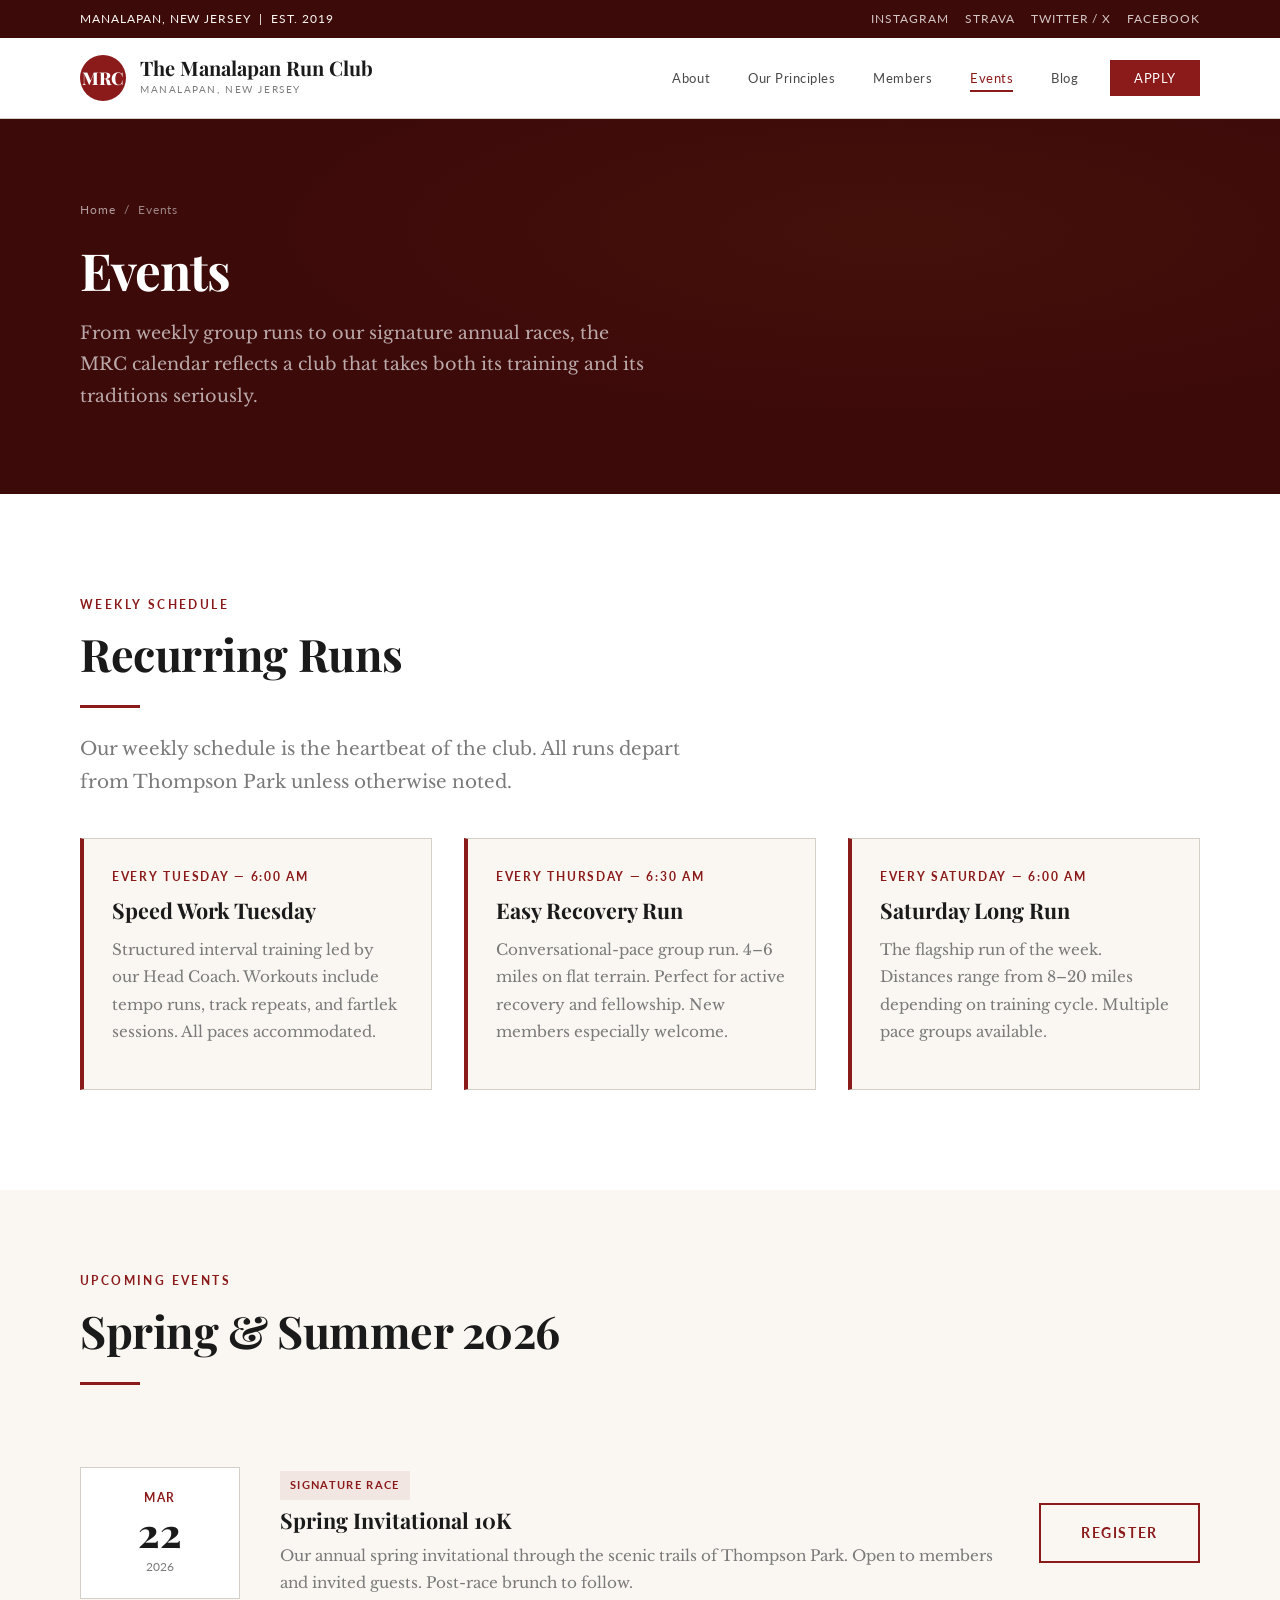
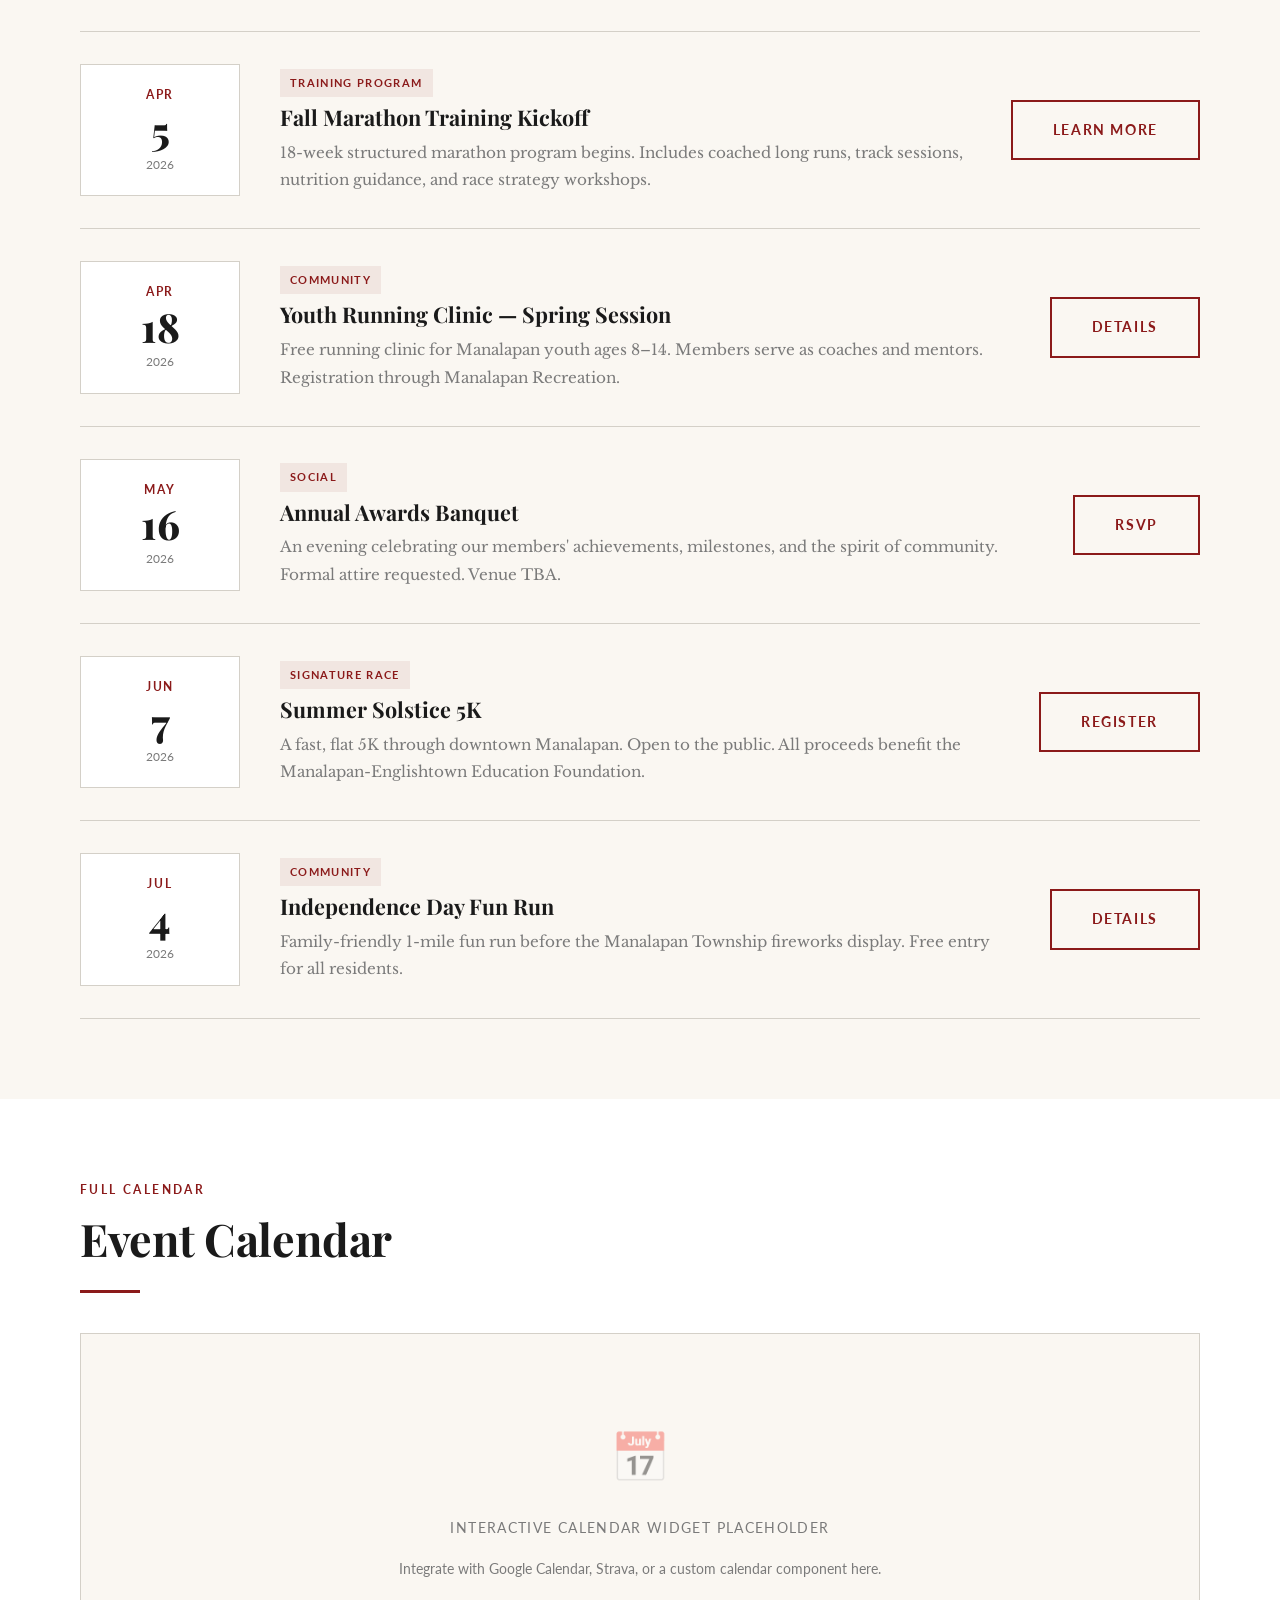
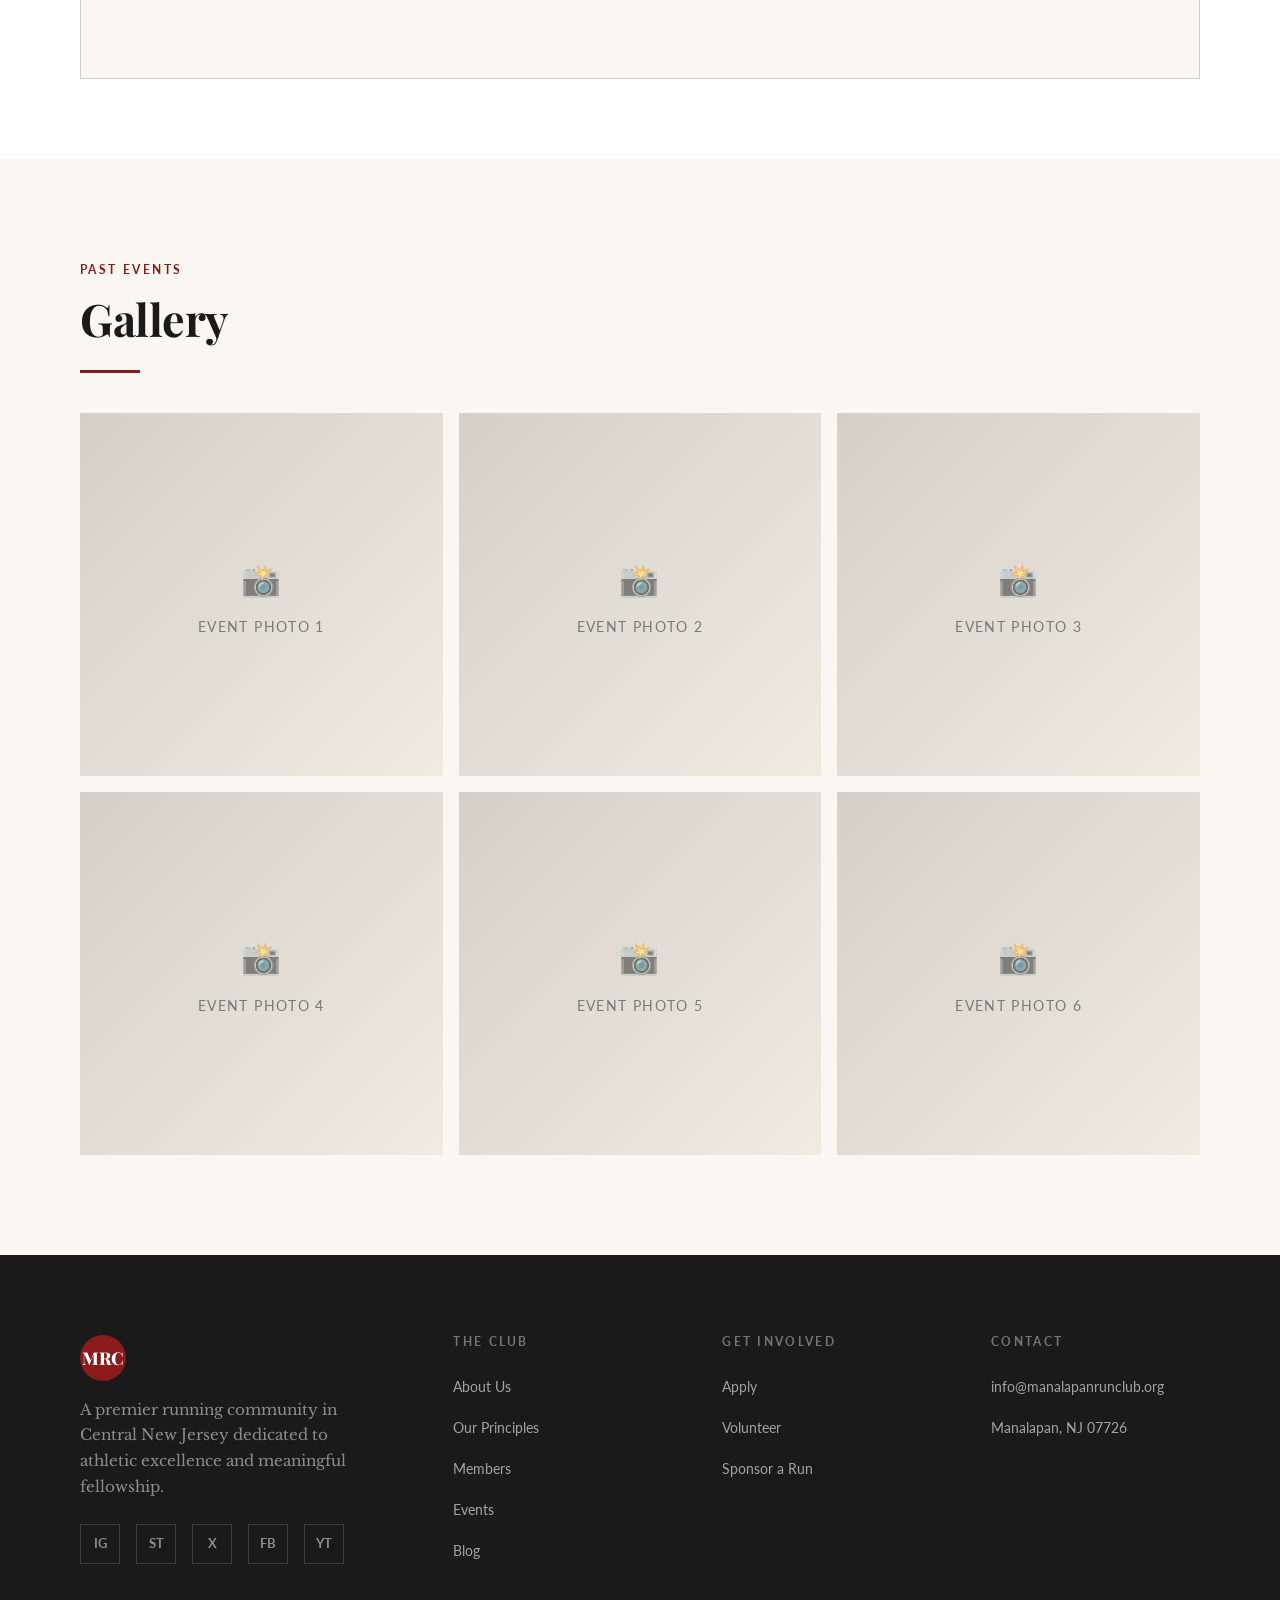
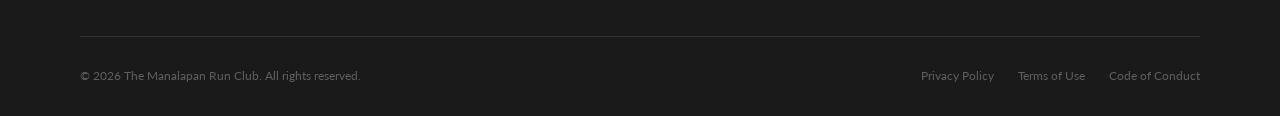
<file: pages/events.html>
<!DOCTYPE html>
<html lang="en">
<head>
    <meta charset="UTF-8">
    <meta name="viewport" content="width=device-width, initial-scale=1.0">
    <title>Events — The Manalapan Run Club</title>
    <link rel="stylesheet" href="../css/style.css">
</head>
<body>

    <div class="top-bar">
        <div class="container">
            <span>Manalapan, New Jersey &nbsp;|&nbsp; Est. 2019</span>
            <div class="top-bar-socials"><a href="https://www.instagram.com/mpanrc">Instagram</a><a href="#">Strava</a><a href="#">Twitter / X</a><a href="#">Facebook</a></div>
        </div>
    </div>

    <nav class="navbar">
        <div class="container">
            <a href="../index.html" class="nav-brand">
                <div class="nav-brand-icon">MRC</div>
                <div class="nav-brand-text">
                    <span class="nav-brand-name">The Manalapan Run Club</span>
                    <span class="nav-brand-sub">Manalapan, New Jersey</span>
                </div>
            </a>
            <ul class="nav-links">
                <li><a href="about.html">About</a></li>
                <li><a href="principles.html">Our Principles</a></li>
                <li><a href="#">Members</a></li>
                <li><a href="events.html" class="active">Events</a></li>
                <li><a href="blog.html">Blog</a></li>
                <li><a href="https://docs.google.com/forms/d/e/1FAIpQLSfMowXTCjwz6Gep8d021CoDeikyn9wEtvcBTcpu873NVAMjng/viewform?usp=header" class="nav-apply-btn">Apply</a></li>
            </ul>
            <button class="nav-toggle" aria-label="Toggle navigation"><span></span><span></span><span></span></button>
        </div>
    </nav>

    <div class="page-header">
        <div class="container">
            <div class="breadcrumbs"><a href="../index.html">Home</a> &nbsp;/&nbsp; Events</div>
            <h1>Events</h1>
            <p>From weekly group runs to our signature annual races, the MRC calendar reflects a club that takes both its training and its traditions seriously.</p>
        </div>
    </div>

    <!-- Weekly Schedule -->
    <section class="section-padding" style="background:var(--white);">
        <div class="container">
            <span class="section-label">Weekly Schedule</span>
            <h2 class="section-title">Recurring Runs</h2>
            <div class="divider"></div>
            <p class="section-subtitle">Our weekly schedule is the heartbeat of the club. All runs depart from Thompson Park unless otherwise noted.</p>
            <div class="events-grid" style="margin-top:40px;">
                <div class="event-card" style="border-left:4px solid var(--crimson);">
                    <div class="event-card-body">
                        <div class="event-date">Every Tuesday — 6:00 AM</div>
                        <h4>Speed Work Tuesday</h4>
                        <p>Structured interval training led by our Head Coach. Workouts include tempo runs, track repeats, and fartlek sessions. All paces accommodated.</p>
                    </div>
                </div>
                <div class="event-card" style="border-left:4px solid var(--crimson);">
                    <div class="event-card-body">
                        <div class="event-date">Every Thursday — 6:30 AM</div>
                        <h4>Easy Recovery Run</h4>
                        <p>Conversational-pace group run. 4–6 miles on flat terrain. Perfect for active recovery and fellowship. New members especially welcome.</p>
                    </div>
                </div>
                <div class="event-card" style="border-left:4px solid var(--crimson);">
                    <div class="event-card-body">
                        <div class="event-date">Every Saturday — 6:00 AM</div>
                        <h4>Saturday Long Run</h4>
                        <p>The flagship run of the week. Distances range from 8–20 miles depending on training cycle. Multiple pace groups available.</p>
                    </div>
                </div>
            </div>
        </div>
    </section>

    <!-- Upcoming Events -->
    <section class="events-upcoming">
        <div class="container">
            <span class="section-label">Upcoming Events</span>
            <h2 class="section-title">Spring &amp; Summer 2026</h2>
            <div class="divider"></div>
            <div class="events-list">
                <div class="event-list-item">
                    <div class="event-list-date">
                        <div class="month">Mar</div>
                        <div class="day">22</div>
                        <div class="year">2026</div>
                    </div>
                    <div class="event-list-info">
                        <span class="event-type">Signature Race</span>
                        <h4>Spring Invitational 10K</h4>
                        <p>Our annual spring invitational through the scenic trails of Thompson Park. Open to members and invited guests. Post-race brunch to follow.</p>
                    </div>
                    <a href="#" class="btn btn-outline">Register</a>
                </div>
                <div class="event-list-item">
                    <div class="event-list-date">
                        <div class="month">Apr</div>
                        <div class="day">5</div>
                        <div class="year">2026</div>
                    </div>
                    <div class="event-list-info">
                        <span class="event-type">Training Program</span>
                        <h4>Fall Marathon Training Kickoff</h4>
                        <p>18-week structured marathon program begins. Includes coached long runs, track sessions, nutrition guidance, and race strategy workshops.</p>
                    </div>
                    <a href="#" class="btn btn-outline">Learn More</a>
                </div>
                <div class="event-list-item">
                    <div class="event-list-date">
                        <div class="month">Apr</div>
                        <div class="day">18</div>
                        <div class="year">2026</div>
                    </div>
                    <div class="event-list-info">
                        <span class="event-type">Community</span>
                        <h4>Youth Running Clinic — Spring Session</h4>
                        <p>Free running clinic for Manalapan youth ages 8–14. Members serve as coaches and mentors. Registration through Manalapan Recreation.</p>
                    </div>
                    <a href="#" class="btn btn-outline">Details</a>
                </div>
                <div class="event-list-item">
                    <div class="event-list-date">
                        <div class="month">May</div>
                        <div class="day">16</div>
                        <div class="year">2026</div>
                    </div>
                    <div class="event-list-info">
                        <span class="event-type">Social</span>
                        <h4>Annual Awards Banquet</h4>
                        <p>An evening celebrating our members' achievements, milestones, and the spirit of community. Formal attire requested. Venue TBA.</p>
                    </div>
                    <a href="#" class="btn btn-outline">RSVP</a>
                </div>
                <div class="event-list-item">
                    <div class="event-list-date">
                        <div class="month">Jun</div>
                        <div class="day">7</div>
                        <div class="year">2026</div>
                    </div>
                    <div class="event-list-info">
                        <span class="event-type">Signature Race</span>
                        <h4>Summer Solstice 5K</h4>
                        <p>A fast, flat 5K through downtown Manalapan. Open to the public. All proceeds benefit the Manalapan-Englishtown Education Foundation.</p>
                    </div>
                    <a href="#" class="btn btn-outline">Register</a>
                </div>
                <div class="event-list-item">
                    <div class="event-list-date">
                        <div class="month">Jul</div>
                        <div class="day">4</div>
                        <div class="year">2026</div>
                    </div>
                    <div class="event-list-info">
                        <span class="event-type">Community</span>
                        <h4>Independence Day Fun Run</h4>
                        <p>Family-friendly 1-mile fun run before the Manalapan Township fireworks display. Free entry for all residents.</p>
                    </div>
                    <a href="#" class="btn btn-outline">Details</a>
                </div>
            </div>
        </div>
    </section>

    <!-- Calendar Placeholder -->
    <section class="events-calendar">
        <div class="container">
            <span class="section-label">Full Calendar</span>
            <h2 class="section-title">Event Calendar</h2>
            <div class="divider"></div>
            <div class="calendar-placeholder">
                <div class="icon">📅</div>
                <p>Interactive Calendar Widget Placeholder</p>
                <p style="text-transform:none;letter-spacing:0;font-size:0.85rem;margin-top:8px;">Integrate with Google Calendar, Strava, or a custom calendar component here.</p>
            </div>
        </div>
    </section>

    <!-- Past Events Gallery -->
    <section class="section-padding" style="background:var(--cream);">
        <div class="container">
            <span class="section-label">Past Events</span>
            <h2 class="section-title">Gallery</h2>
            <div class="divider"></div>
            <div style="display:grid;grid-template-columns:repeat(3,1fr);gap:16px;margin-top:40px;">
                <div class="mission-image" style="aspect-ratio:1;"><div class="image-placeholder"><span class="icon">📸</span><span>Event Photo 1</span></div></div>
                <div class="mission-image" style="aspect-ratio:1;"><div class="image-placeholder"><span class="icon">📸</span><span>Event Photo 2</span></div></div>
                <div class="mission-image" style="aspect-ratio:1;"><div class="image-placeholder"><span class="icon">📸</span><span>Event Photo 3</span></div></div>
                <div class="mission-image" style="aspect-ratio:1;"><div class="image-placeholder"><span class="icon">📸</span><span>Event Photo 4</span></div></div>
                <div class="mission-image" style="aspect-ratio:1;"><div class="image-placeholder"><span class="icon">📸</span><span>Event Photo 5</span></div></div>
                <div class="mission-image" style="aspect-ratio:1;"><div class="image-placeholder"><span class="icon">📸</span><span>Event Photo 6</span></div></div>
            </div>
        </div>
    </section>

    <!-- Footer -->
    <footer class="site-footer">
        <div class="container">
            <div class="footer-grid">
                <div class="footer-brand">
                    <div class="nav-brand-icon">MRC</div>
                    <p>A premier running community in Central New Jersey dedicated to athletic excellence and meaningful fellowship.</p>
                    <div class="footer-socials">
                        <a href="#" class="footer-social-link">IG</a><a href="#" class="footer-social-link">ST</a><a href="#" class="footer-social-link">X</a><a href="#" class="footer-social-link">FB</a><a href="#" class="footer-social-link">YT</a>
                    </div>
                </div>
                <div>
                    <h5 class="footer-heading">The Club</h5>
                    <ul class="footer-links"><li><a href="about.html">About Us</a></li><li><a href="principles.html">Our Principles</a></li><li><a href="#">Members</a></li><li><a href="events.html">Events</a></li><li><a href="blog.html">Blog</a></li></ul>
                </div>
                <div>
                    <h5 class="footer-heading">Get Involved</h5>
                    <ul class="footer-links"><li><a href="https://docs.google.com/forms/d/e/1FAIpQLSfMowXTCjwz6Gep8d021CoDeikyn9wEtvcBTcpu873NVAMjng/viewform?usp=header">Apply</a></li><li><a href="#">Volunteer</a></li><li><a href="#">Sponsor a Run</a></li></ul>
                </div>
                <div>
                    <h5 class="footer-heading">Contact</h5>
                    <ul class="footer-links"><li><a href="mailto:info@manalapanrunclub.org">info@manalapanrunclub.org</a></li><li><a href="#">Manalapan, NJ 07726</a></li></ul>
                </div>
            </div>
            <div class="footer-bottom">
                <p>&copy; 2026 The Manalapan Run Club. All rights reserved.</p>
                <div class="footer-bottom-links"><a href="#">Privacy Policy</a><a href="#">Terms of Use</a><a href="#">Code of Conduct</a></div>
            </div>
        </div>
    </footer>
    <script src="../js/main.js"></script>
</body>
</html>
</file>
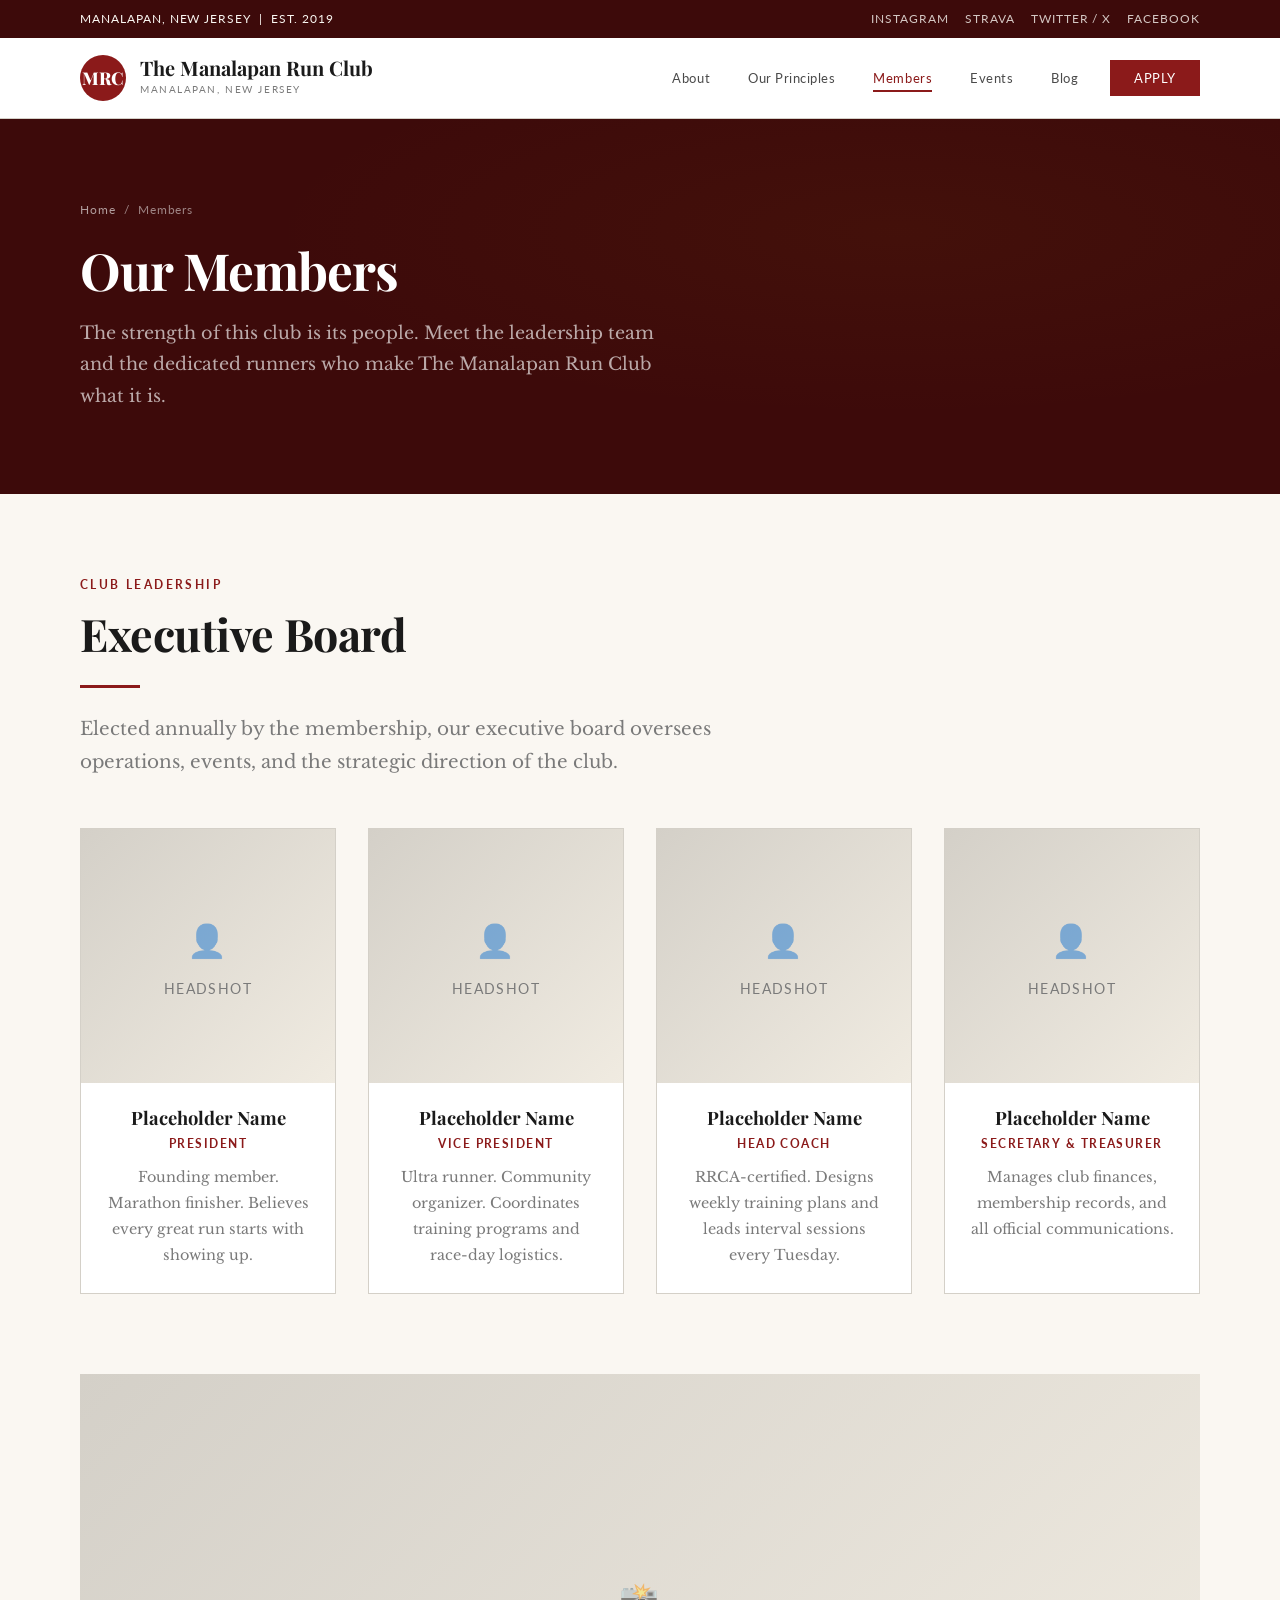
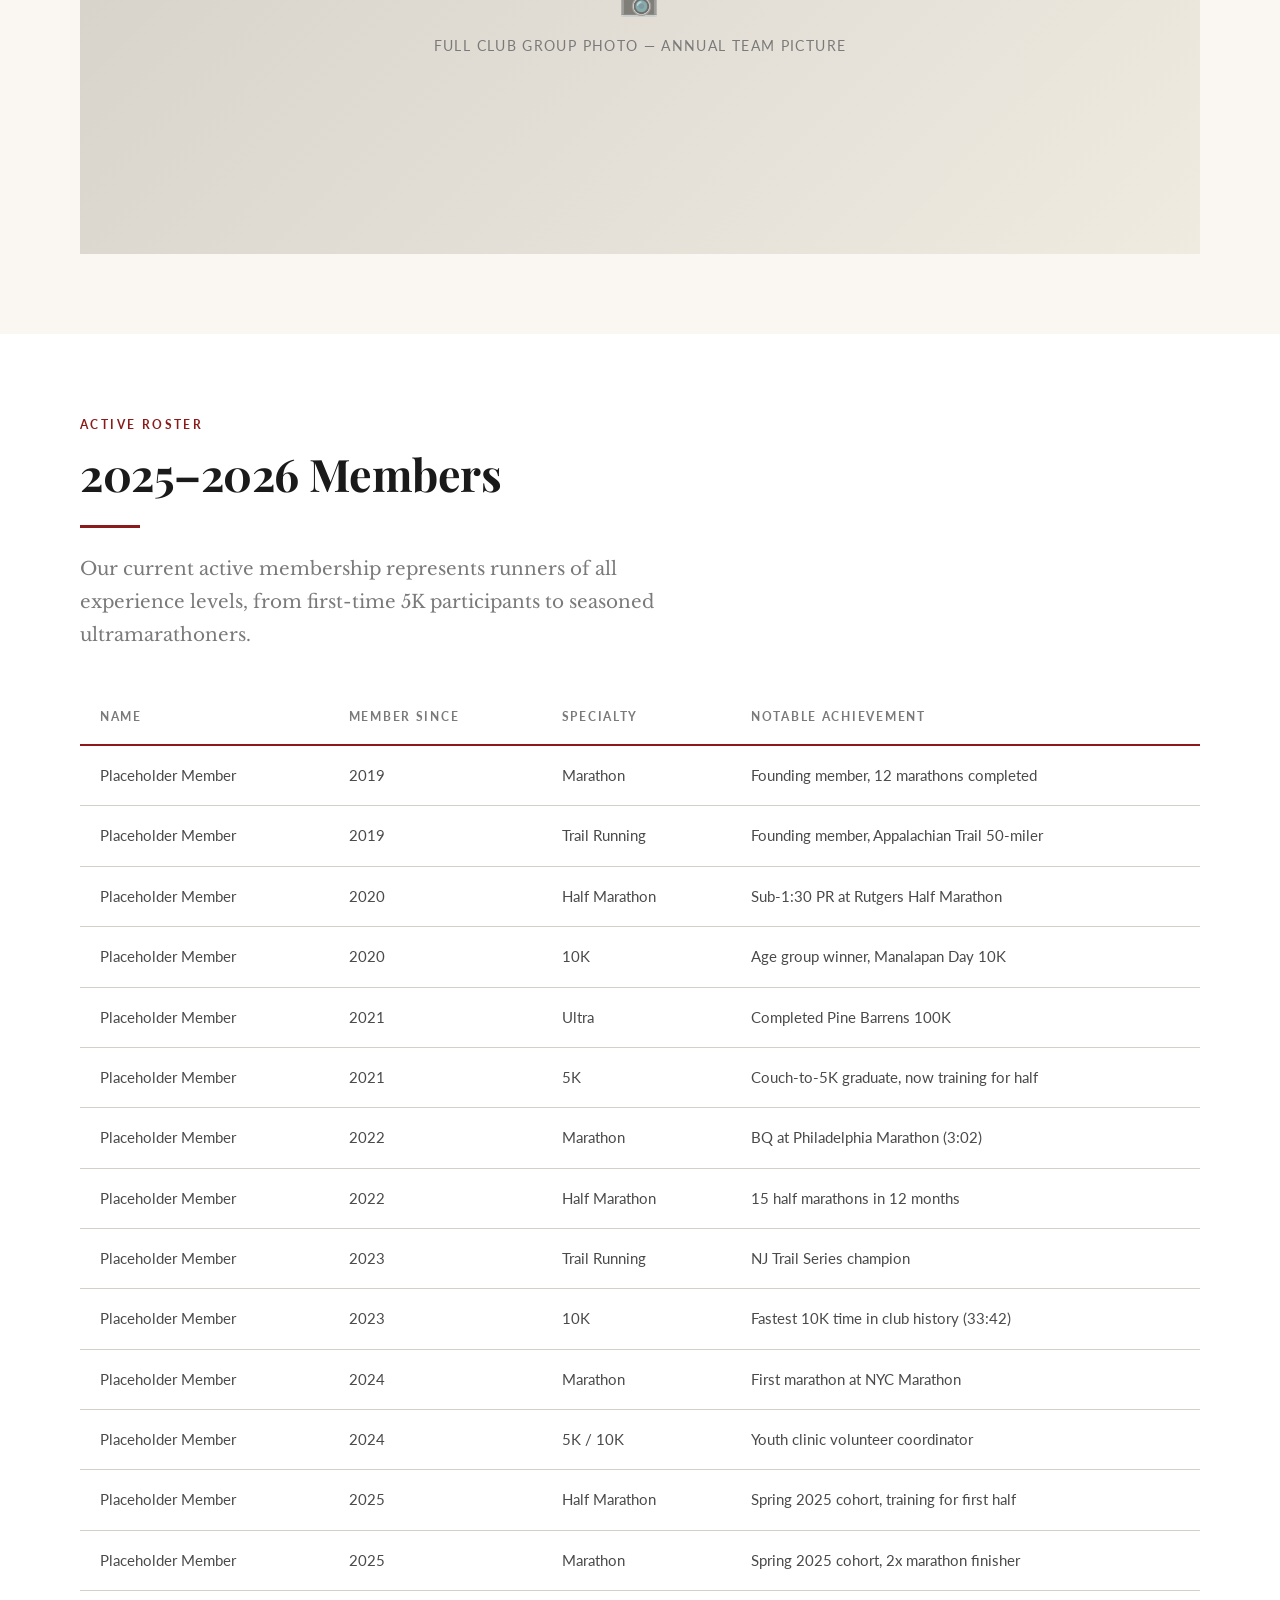
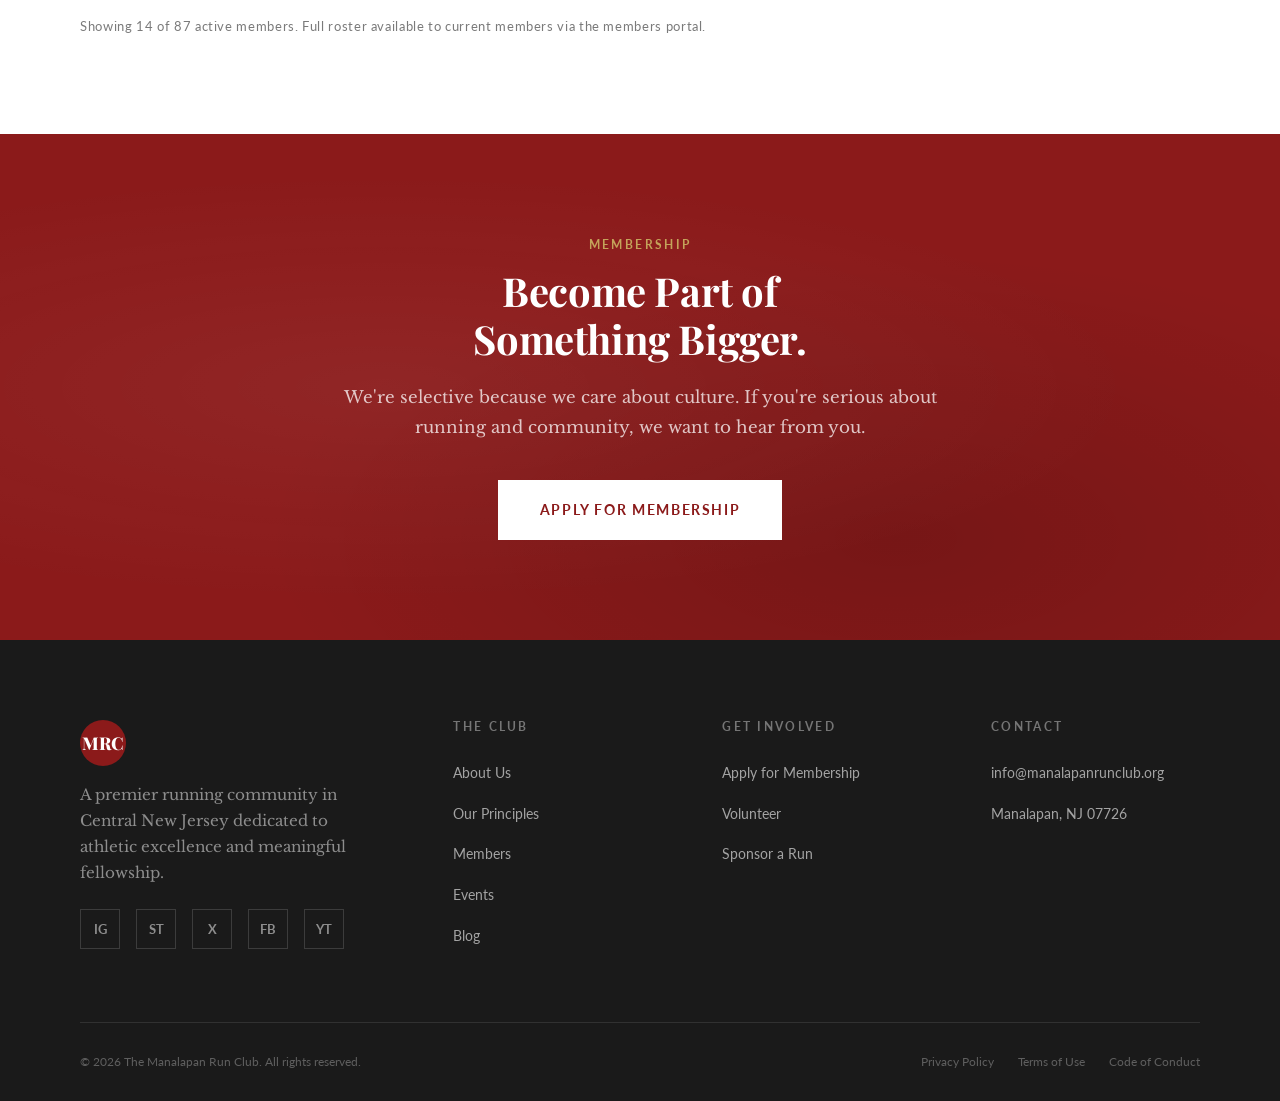
<file: pages/members.html>
<!DOCTYPE html>
<html lang="en">
<head>
    <meta charset="UTF-8">
    <meta name="viewport" content="width=device-width, initial-scale=1.0">
    <title>Members — The Manalapan Run Club</title>
    <link rel="stylesheet" href="../css/style.css">
</head>
<body>

    <div class="top-bar">
        <div class="container">
            <span>Manalapan, New Jersey &nbsp;|&nbsp; Est. 2019</span>
            <div class="top-bar-socials"><a href="https://www.instagram.com/mpanrc">Instagram</a><a href="#">Strava</a><a href="#">Twitter / X</a><a href="#">Facebook</a></div>
        </div>
    </div>

    <nav class="navbar">
        <div class="container">
            <a href="../index.html" class="nav-brand">
                <div class="nav-brand-icon">MRC</div>
                <div class="nav-brand-text">
                    <span class="nav-brand-name">The Manalapan Run Club</span>
                    <span class="nav-brand-sub">Manalapan, New Jersey</span>
                </div>
            </a>
            <ul class="nav-links">
                <li><a href="about.html">About</a></li>
                <li><a href="principles.html">Our Principles</a></li>
                <li><a href="#" class="active">Members</a></li>
                <li><a href="events.html">Events</a></li>
                <li><a href="blog.html">Blog</a></li>
                <li><a href="https://docs.google.com/forms/d/e/1FAIpQLSfMowXTCjwz6Gep8d021CoDeikyn9wEtvcBTcpu873NVAMjng/viewform?usp=header" class="nav-apply-btn">Apply</a></li>
            </ul>
            <button class="nav-toggle" aria-label="Toggle navigation"><span></span><span></span><span></span></button>
        </div>
    </nav>

    <div class="page-header">
        <div class="container">
            <div class="breadcrumbs"><a href="../index.html">Home</a> &nbsp;/&nbsp; Members</div>
            <h1>Our Members</h1>
            <p>The strength of this club is its people. Meet the leadership team and the dedicated runners who make The Manalapan Run Club what it is.</p>
        </div>
    </div>

    <!-- Leadership -->
    <section class="members-leadership">
        <div class="container">
            <span class="section-label">Club Leadership</span>
            <h2 class="section-title">Executive Board</h2>
            <div class="divider"></div>
            <p class="section-subtitle">Elected annually by the membership, our executive board oversees operations, events, and the strategic direction of the club.</p>
            <div class="leadership-grid">
                <div class="member-card">
                    <div class="member-photo"><div class="image-placeholder"><span class="icon">👤</span><span>Headshot</span></div></div>
                    <div class="member-info">
                        <h4>Placeholder Name</h4>
                        <div class="member-role">President</div>
                        <p>Founding member. Marathon finisher. Believes every great run starts with showing up.</p>
                    </div>
                </div>
                <div class="member-card">
                    <div class="member-photo"><div class="image-placeholder"><span class="icon">👤</span><span>Headshot</span></div></div>
                    <div class="member-info">
                        <h4>Placeholder Name</h4>
                        <div class="member-role">Vice President</div>
                        <p>Ultra runner. Community organizer. Coordinates training programs and race-day logistics.</p>
                    </div>
                </div>
                <div class="member-card">
                    <div class="member-photo"><div class="image-placeholder"><span class="icon">👤</span><span>Headshot</span></div></div>
                    <div class="member-info">
                        <h4>Placeholder Name</h4>
                        <div class="member-role">Head Coach</div>
                        <p>RRCA-certified. Designs weekly training plans and leads interval sessions every Tuesday.</p>
                    </div>
                </div>
                <div class="member-card">
                    <div class="member-photo"><div class="image-placeholder"><span class="icon">👤</span><span>Headshot</span></div></div>
                    <div class="member-info">
                        <h4>Placeholder Name</h4>
                        <div class="member-role">Secretary &amp; Treasurer</div>
                        <p>Manages club finances, membership records, and all official communications.</p>
                    </div>
                </div>
            </div>
        </div>
    </section>

    <!-- Group Photo -->
    <section style="padding:0 0 80px;background:var(--cream);">
        <div class="container">
            <div class="mission-image" style="aspect-ratio:21/9;">
                <div class="image-placeholder">
                    <span class="icon">📸</span>
                    <span>Full Club Group Photo — Annual Team Picture</span>
                </div>
            </div>
        </div>
    </section>

    <!-- Roster -->
    <section class="members-roster">
        <div class="container">
            <span class="section-label">Active Roster</span>
            <h2 class="section-title">2025–2026 Members</h2>
            <div class="divider"></div>
            <p class="section-subtitle">Our current active membership represents runners of all experience levels, from first-time 5K participants to seasoned ultramarathoners.</p>
            <table class="roster-table">
                <thead>
                    <tr>
                        <th>Name</th>
                        <th>Member Since</th>
                        <th>Specialty</th>
                        <th>Notable Achievement</th>
                    </tr>
                </thead>
                <tbody>
                    <tr><td>Placeholder Member</td><td>2019</td><td>Marathon</td><td>Founding member, 12 marathons completed</td></tr>
                    <tr><td>Placeholder Member</td><td>2019</td><td>Trail Running</td><td>Founding member, Appalachian Trail 50-miler</td></tr>
                    <tr><td>Placeholder Member</td><td>2020</td><td>Half Marathon</td><td>Sub-1:30 PR at Rutgers Half Marathon</td></tr>
                    <tr><td>Placeholder Member</td><td>2020</td><td>10K</td><td>Age group winner, Manalapan Day 10K</td></tr>
                    <tr><td>Placeholder Member</td><td>2021</td><td>Ultra</td><td>Completed Pine Barrens 100K</td></tr>
                    <tr><td>Placeholder Member</td><td>2021</td><td>5K</td><td>Couch-to-5K graduate, now training for half</td></tr>
                    <tr><td>Placeholder Member</td><td>2022</td><td>Marathon</td><td>BQ at Philadelphia Marathon (3:02)</td></tr>
                    <tr><td>Placeholder Member</td><td>2022</td><td>Half Marathon</td><td>15 half marathons in 12 months</td></tr>
                    <tr><td>Placeholder Member</td><td>2023</td><td>Trail Running</td><td>NJ Trail Series champion</td></tr>
                    <tr><td>Placeholder Member</td><td>2023</td><td>10K</td><td>Fastest 10K time in club history (33:42)</td></tr>
                    <tr><td>Placeholder Member</td><td>2024</td><td>Marathon</td><td>First marathon at NYC Marathon</td></tr>
                    <tr><td>Placeholder Member</td><td>2024</td><td>5K / 10K</td><td>Youth clinic volunteer coordinator</td></tr>
                    <tr><td>Placeholder Member</td><td>2025</td><td>Half Marathon</td><td>Spring 2025 cohort, training for first half</td></tr>
                    <tr><td>Placeholder Member</td><td>2025</td><td>Marathon</td><td>Spring 2025 cohort, 2x marathon finisher</td></tr>
                </tbody>
            </table>
            <p style="margin-top:24px;font-family:var(--font-ui);font-size:0.8rem;color:var(--warm-gray);letter-spacing:0.05em;">Showing 14 of 87 active members. Full roster available to current members via the members portal.</p>
        </div>
    </section>

    <!-- CTA -->
    <section class="cta-section">
        <div class="container">
            <div class="cta-content">
                <span class="section-label">Membership</span>
                <h2>Become Part of<br>Something Bigger.</h2>
                <p>We're selective because we care about culture. If you're serious about running and community, we want to hear from you.</p>
                <a href="https://docs.google.com/forms/d/e/1FAIpQLSfMowXTCjwz6Gep8d021CoDeikyn9wEtvcBTcpu873NVAMjng/viewform?usp=header" class="btn btn-white">Apply for Membership</a>
            </div>
        </div>
    </section>

    <!-- Footer -->
    <footer class="site-footer">
        <div class="container">
            <div class="footer-grid">
                <div class="footer-brand">
                    <div class="nav-brand-icon">MRC</div>
                    <p>A premier running community in Central New Jersey dedicated to athletic excellence and meaningful fellowship.</p>
                    <div class="footer-socials">
                        <a href="#" class="footer-social-link">IG</a><a href="#" class="footer-social-link">ST</a><a href="#" class="footer-social-link">X</a><a href="#" class="footer-social-link">FB</a><a href="#" class="footer-social-link">YT</a>
                    </div>
                </div>
                <div>
                    <h5 class="footer-heading">The Club</h5>
                    <ul class="footer-links">
                        <li><a href="about.html">About Us</a></li><li><a href="principles.html">Our Principles</a></li><li><a href="#">Members</a></li><li><a href="events.html">Events</a></li><li><a href="blog.html">Blog</a></li>
                    </ul>
                </div>
                <div>
                    <h5 class="footer-heading">Get Involved</h5>
                    <ul class="footer-links">
                        <li><a href="https://docs.google.com/forms/d/e/1FAIpQLSfMowXTCjwz6Gep8d021CoDeikyn9wEtvcBTcpu873NVAMjng/viewform?usp=header">Apply for Membership</a></li><li><a href="#">Volunteer</a></li><li><a href="#">Sponsor a Run</a></li>
                    </ul>
                </div>
                <div>
                    <h5 class="footer-heading">Contact</h5>
                    <ul class="footer-links">
                        <li><a href="mailto:info@manalapanrunclub.org">info@manalapanrunclub.org</a></li><li><a href="#">Manalapan, NJ 07726</a></li>
                    </ul>
                </div>
            </div>
            <div class="footer-bottom">
                <p>&copy; 2026 The Manalapan Run Club. All rights reserved.</p>
                <div class="footer-bottom-links"><a href="#">Privacy Policy</a><a href="#">Terms of Use</a><a href="#">Code of Conduct</a></div>
            </div>
        </div>
    </footer>
    <script src="../js/main.js"></script>
</body>
</html>
</file>
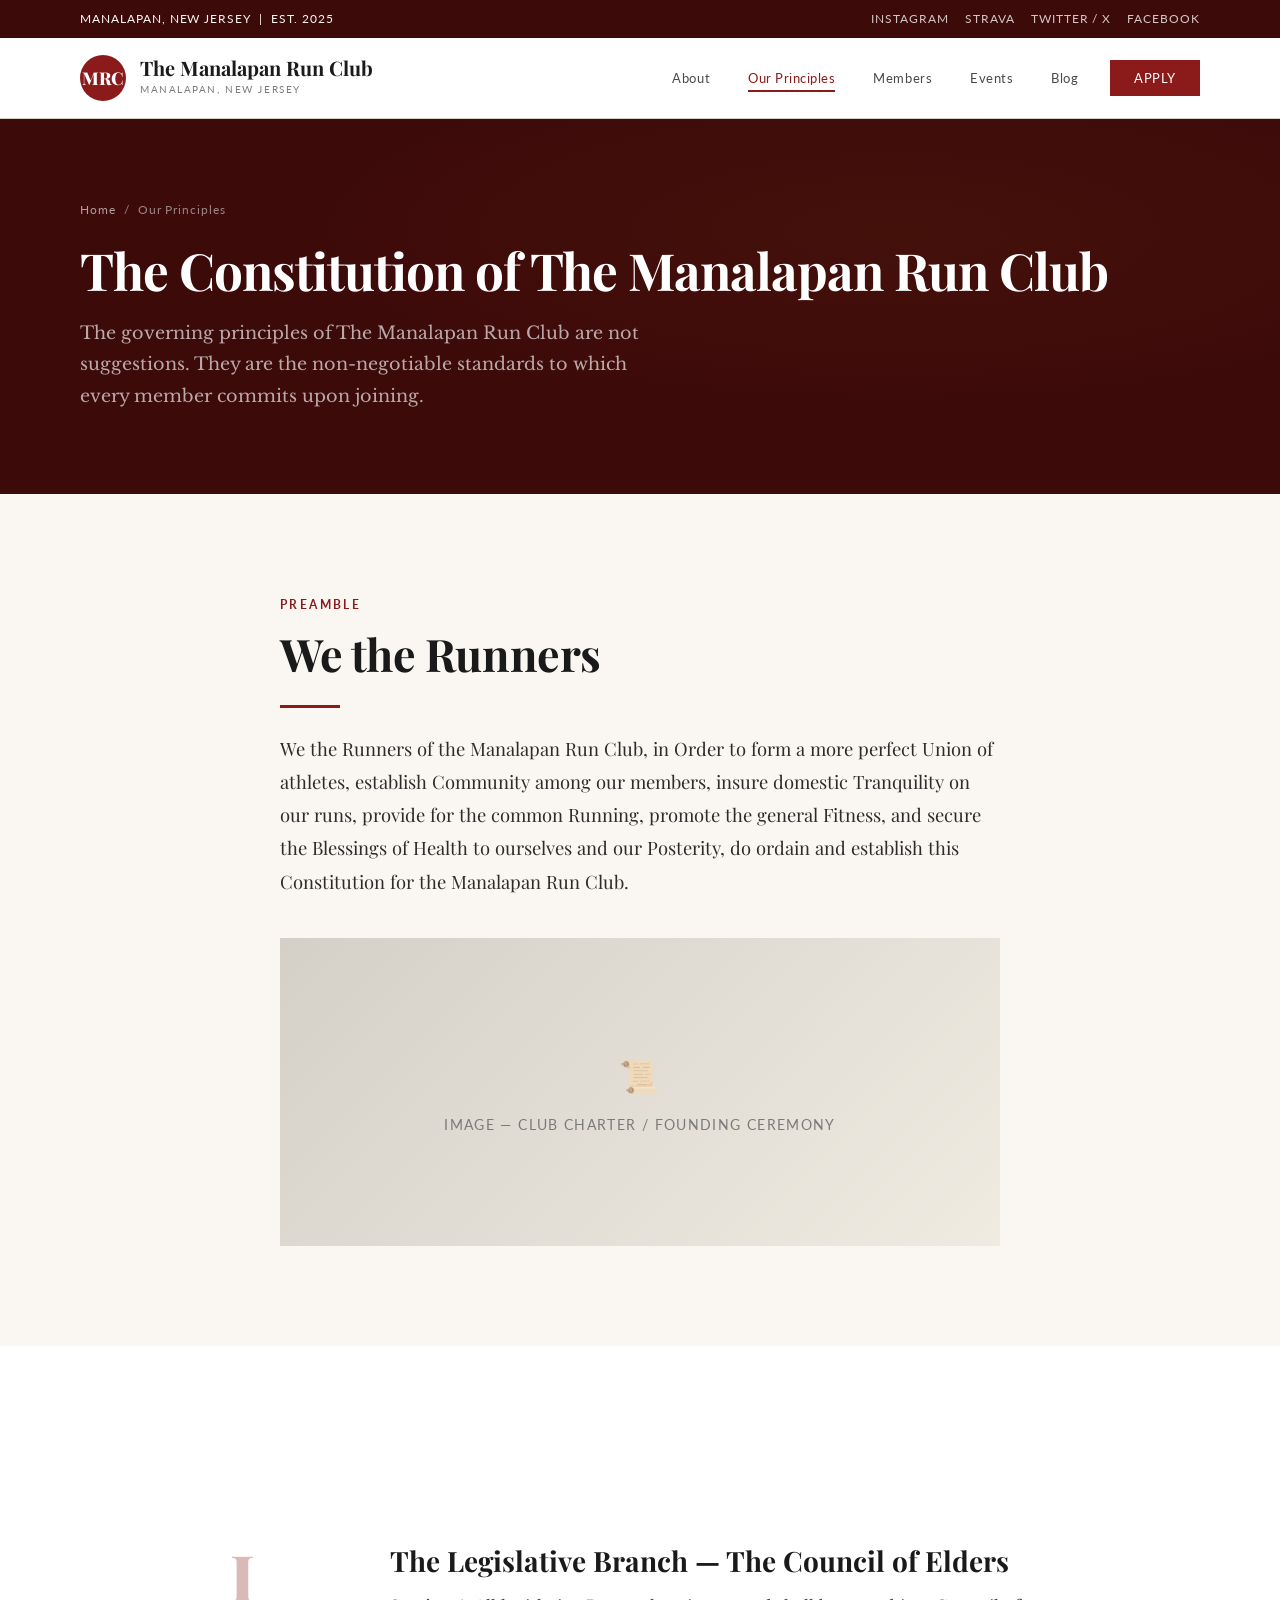
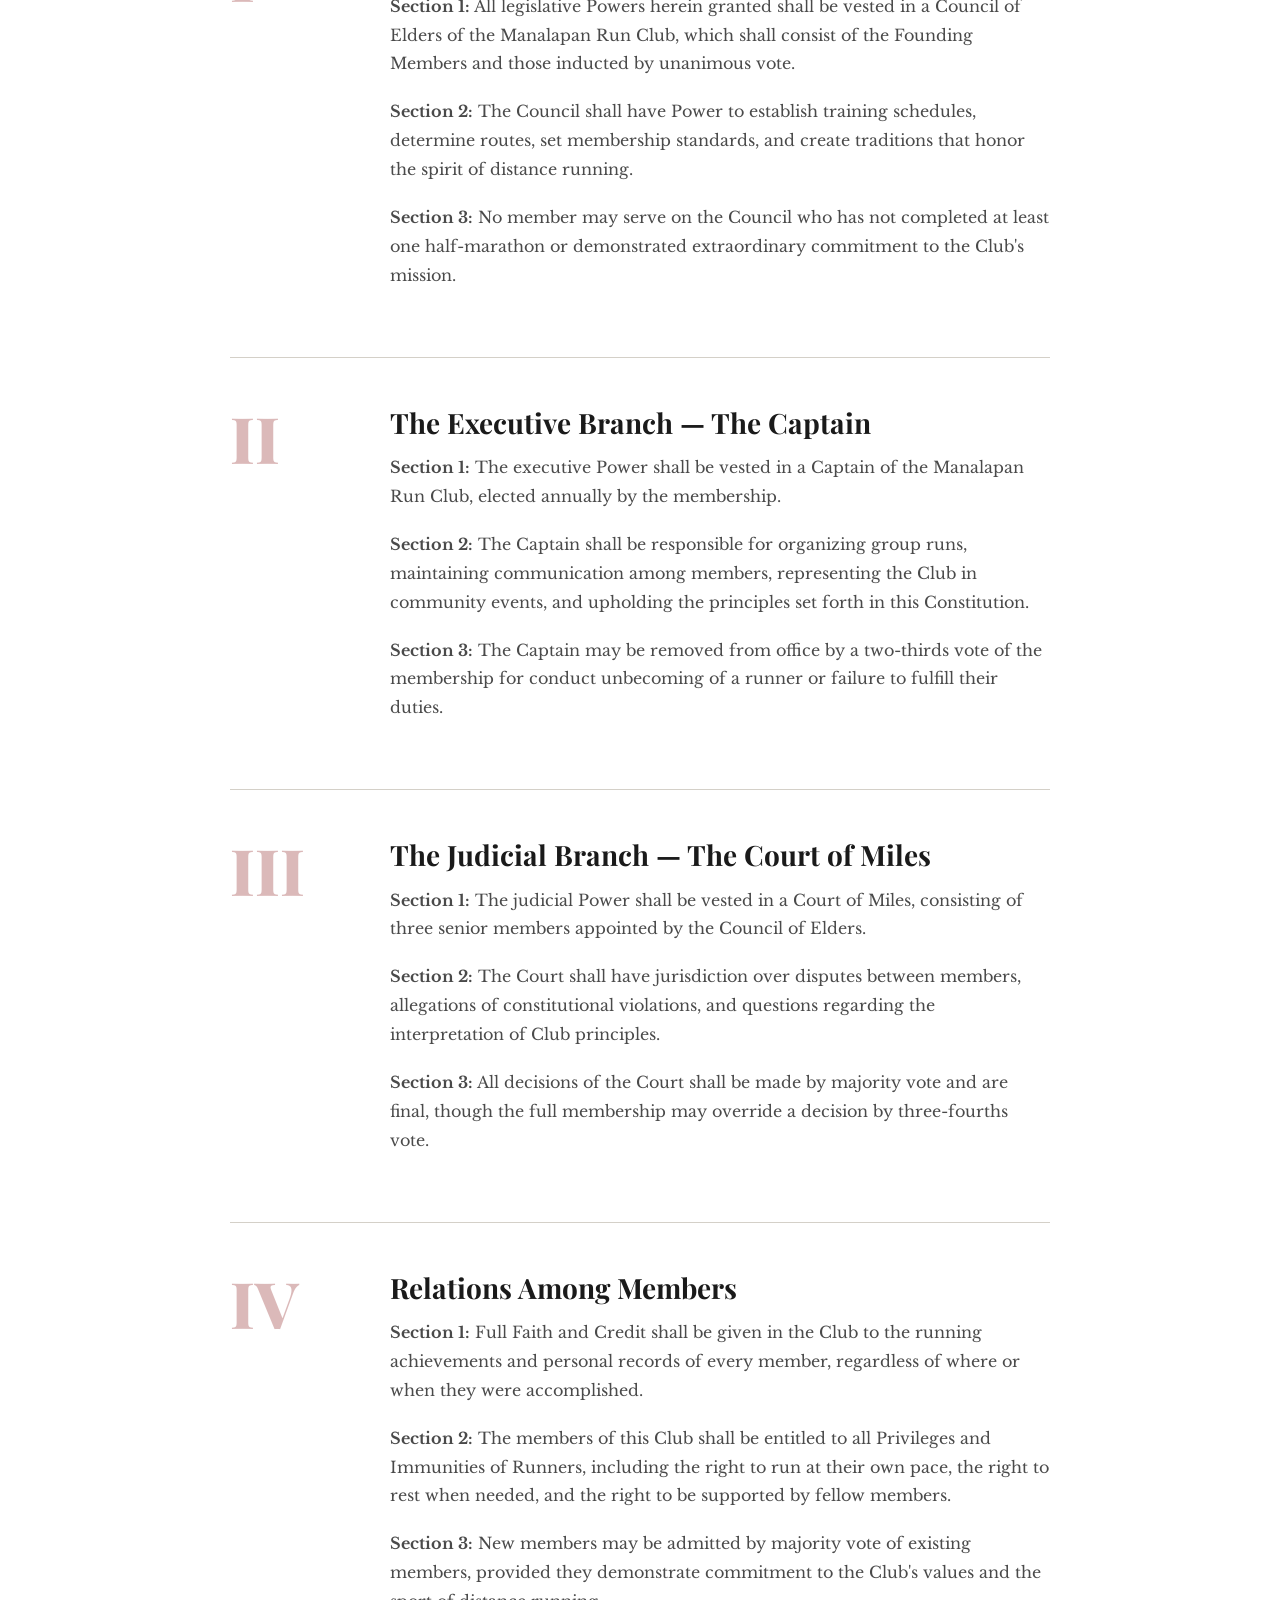
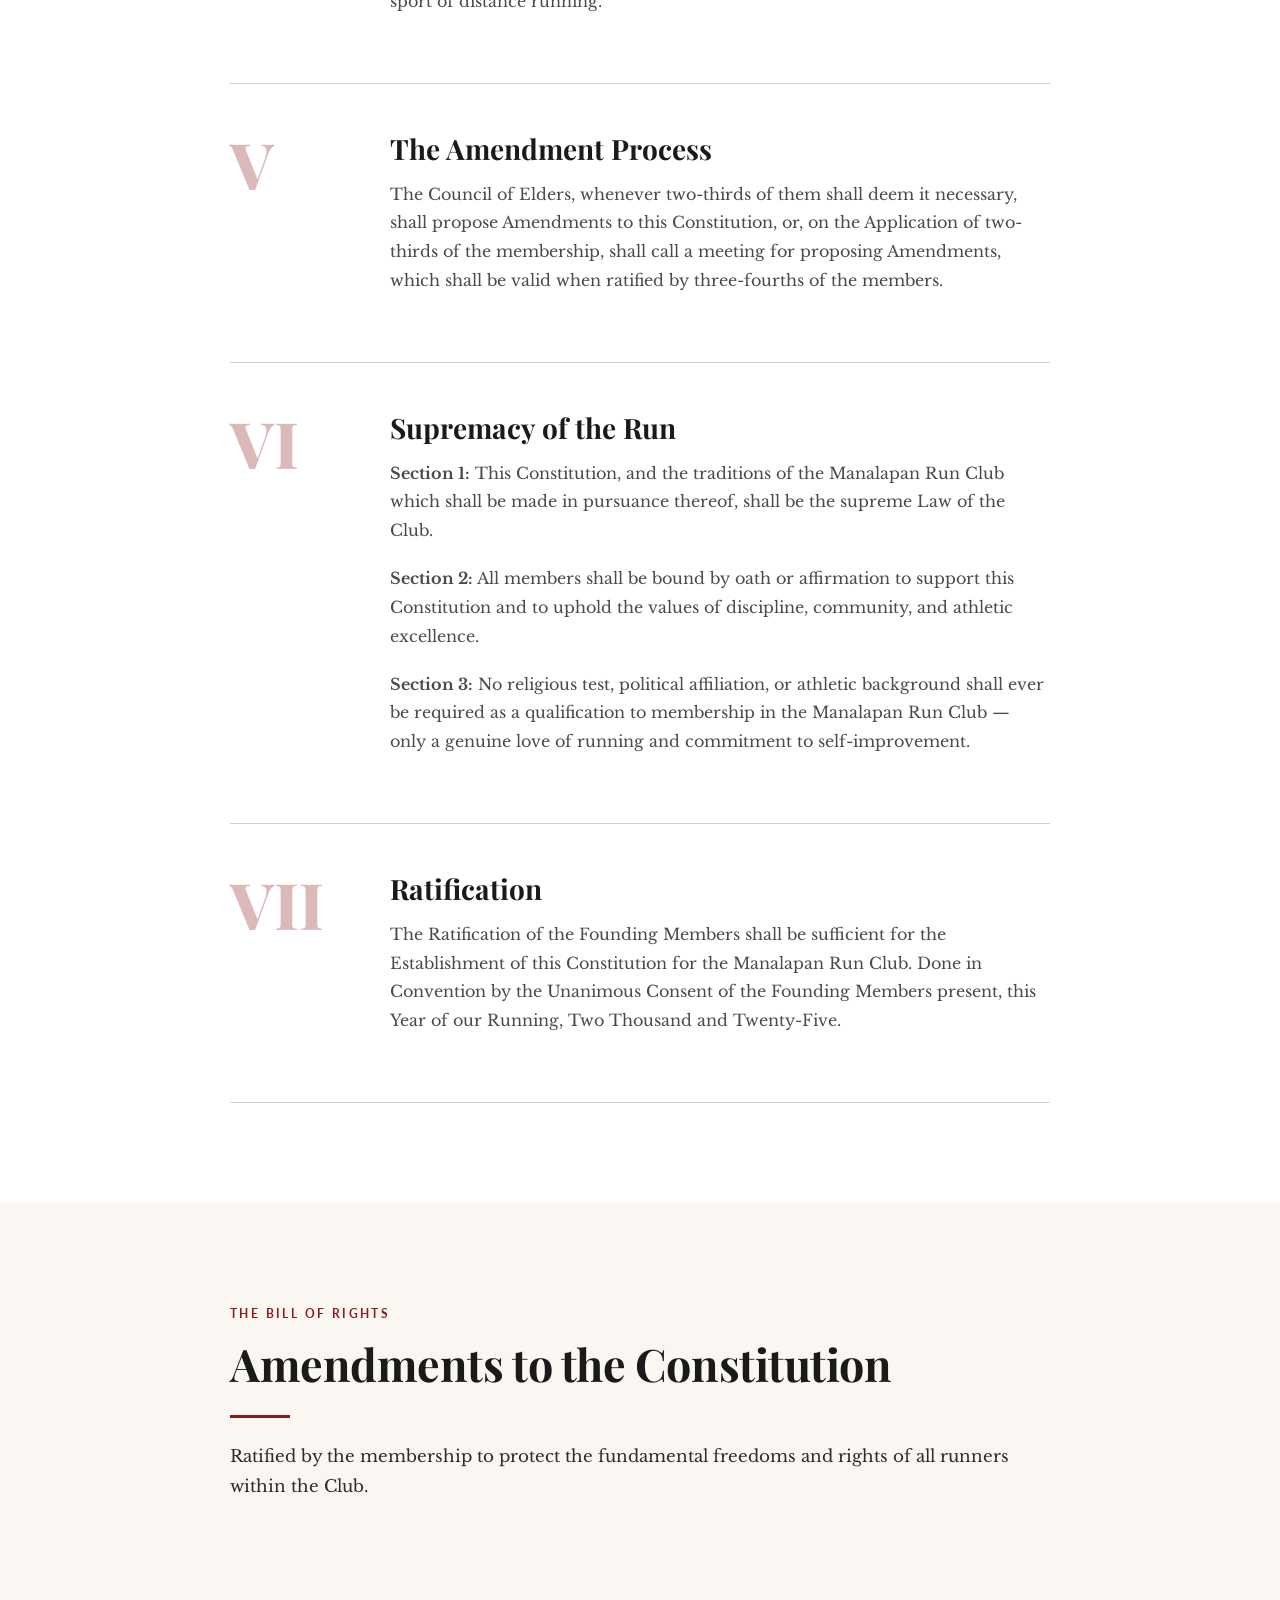
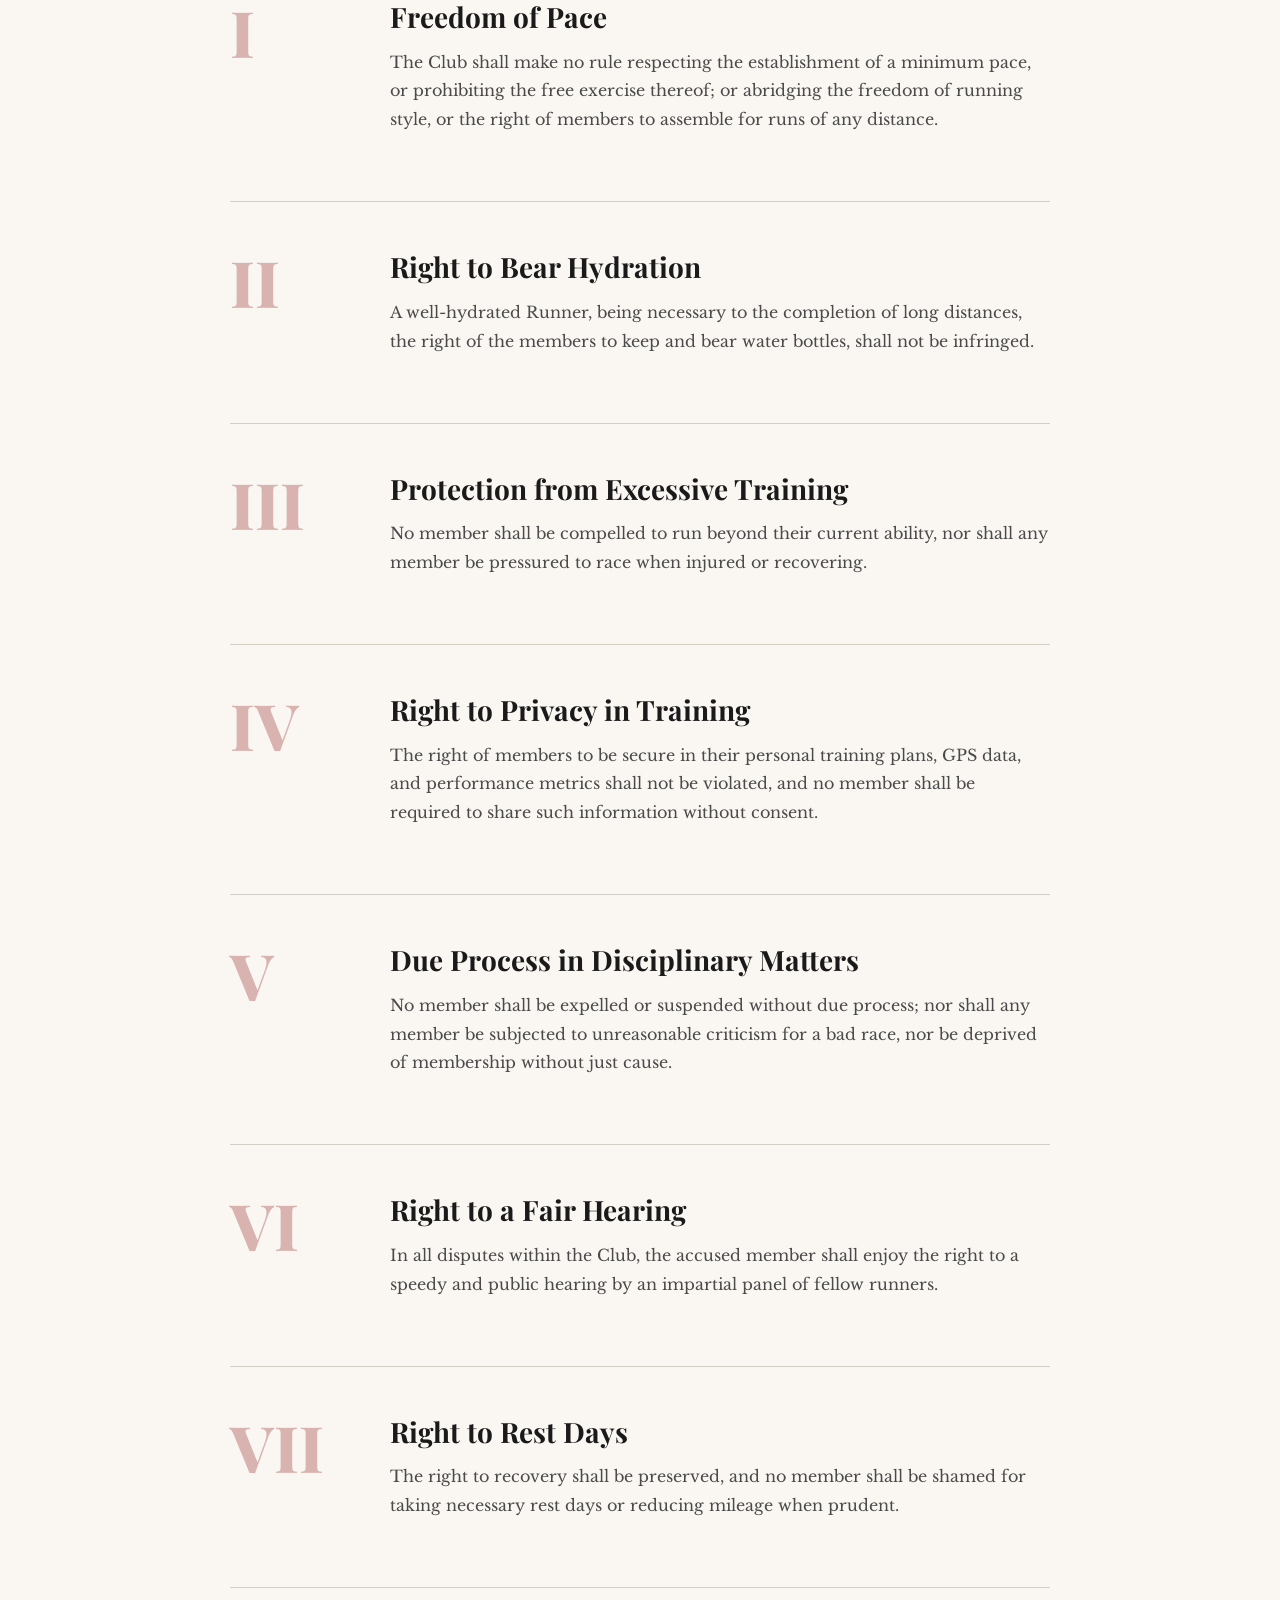
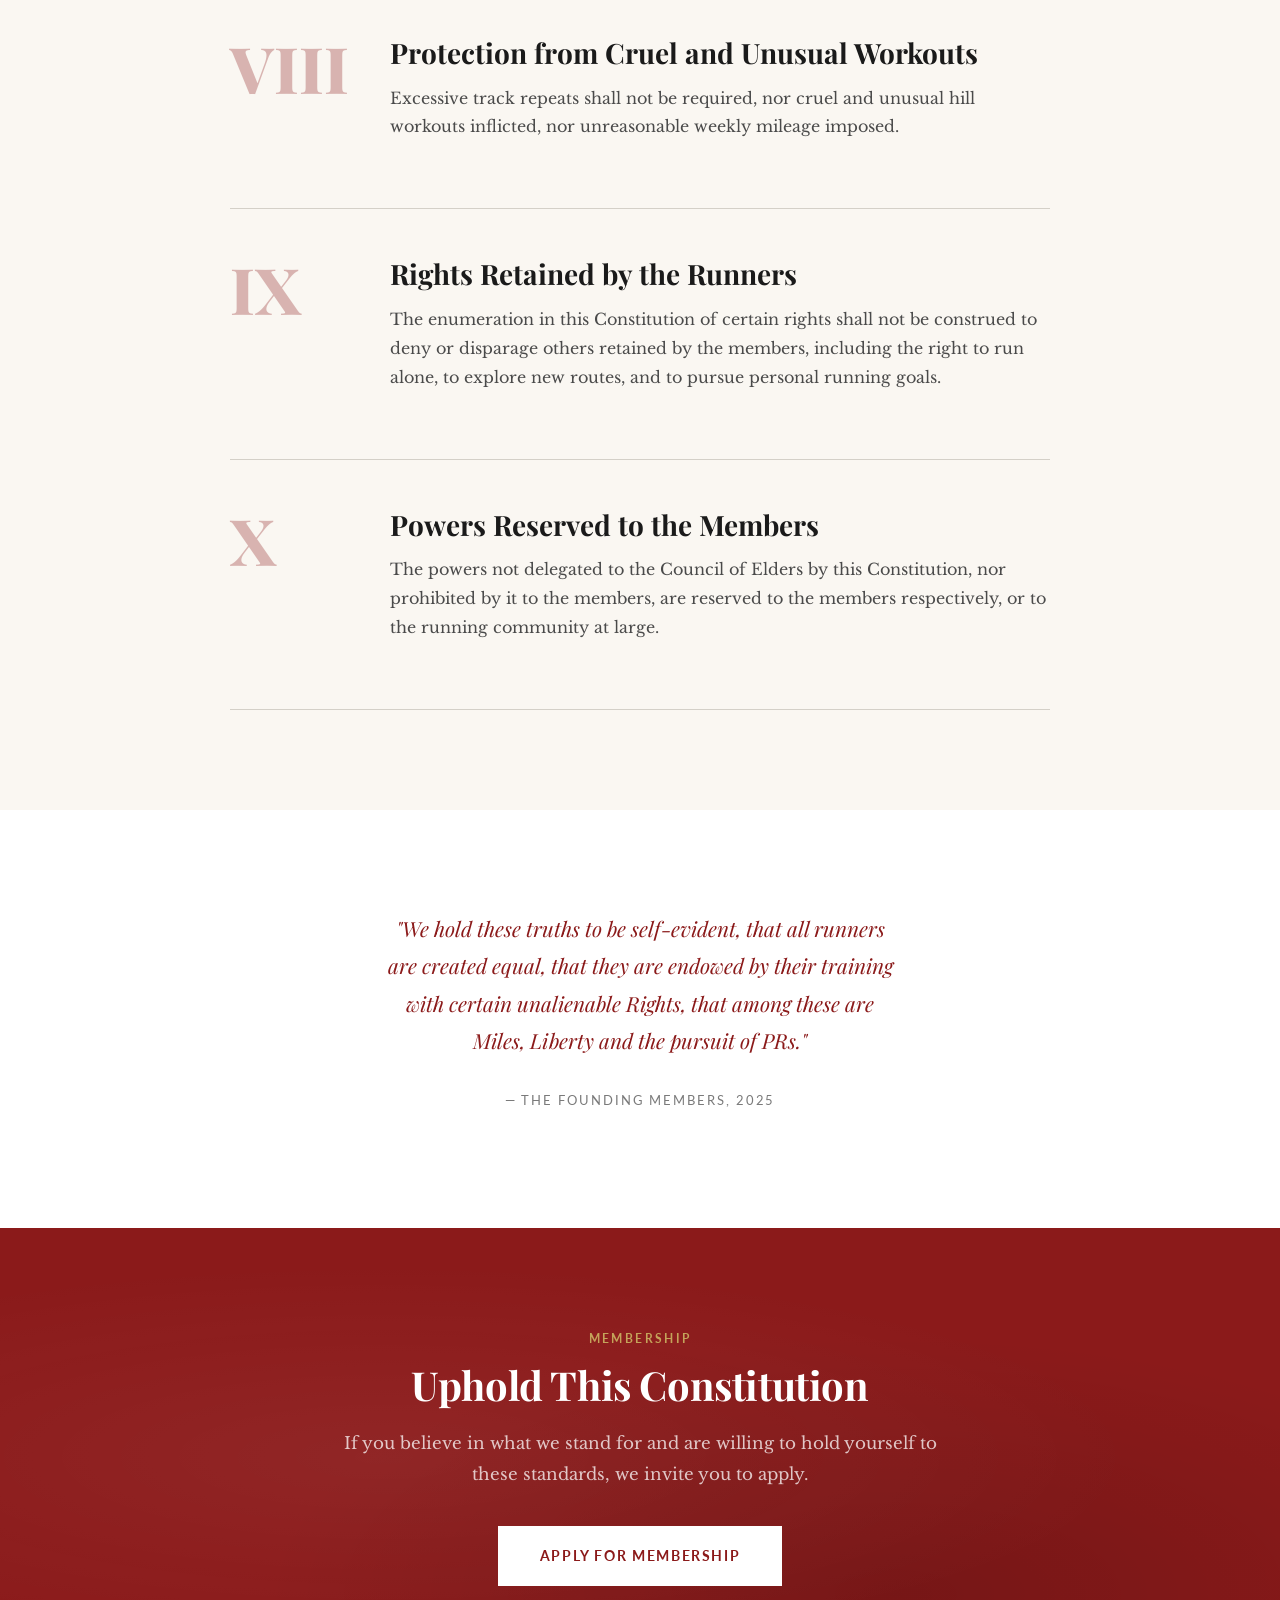
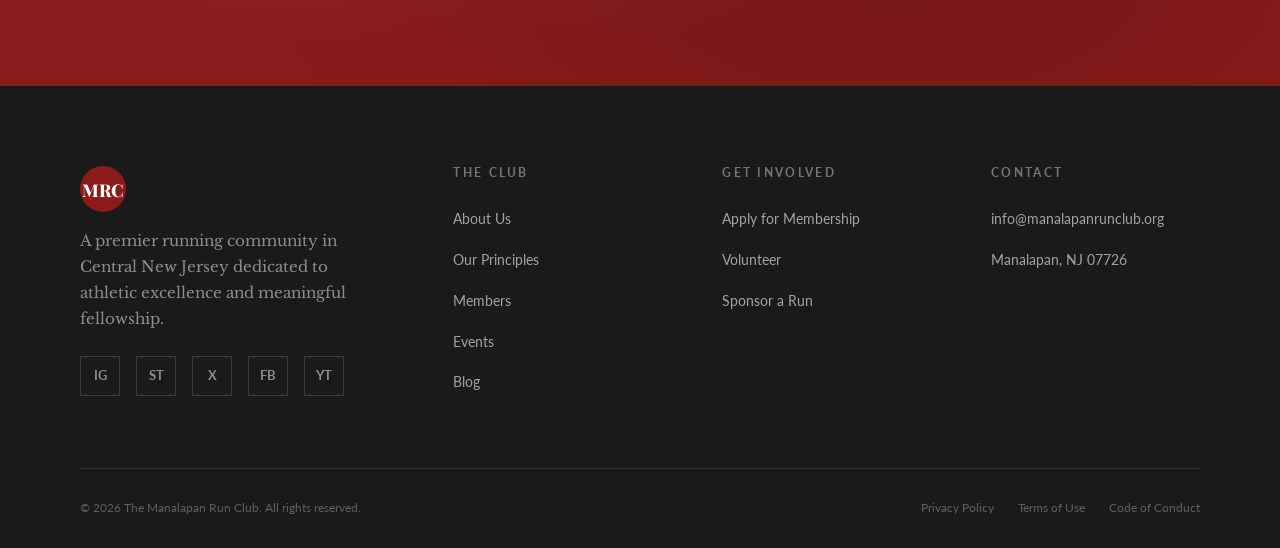
<file: pages/principles.html>
<!DOCTYPE html>
<html lang="en">
<head>
    <meta charset="UTF-8">
    <meta name="viewport" content="width=device-width, initial-scale=1.0">
    <title>Our Principles — The Manalapan Run Club</title>
    <link rel="stylesheet" href="../css/style.css">
</head>
<body>

    <div class="top-bar">
        <div class="container">
            <span>Manalapan, New Jersey &nbsp;|&nbsp; Est. 2025</span>
            <div class="top-bar-socials"><a href="https://www.instagram.com/mpanrc">Instagram</a><a href="#">Strava</a><a href="#">Twitter / X</a><a href="#">Facebook</a></div>
        </div>
    </div>

    <nav class="navbar">
        <div class="container">
            <a href="../index.html" class="nav-brand">
                <div class="nav-brand-icon">MRC</div>
                <div class="nav-brand-text">
                    <span class="nav-brand-name">The Manalapan Run Club</span>
                    <span class="nav-brand-sub">Manalapan, New Jersey</span>
                </div>
            </a>
            <ul class="nav-links">
                <li><a href="about.html">About</a></li>
                <li><a href="principles.html" class="active">Our Principles</a></li>
                <li><a href="#">Members</a></li>
                <li><a href="events.html">Events</a></li>
                <li><a href="blog.html">Blog</a></li>
                <li><a href="https://docs.google.com/forms/d/e/1FAIpQLSfMowXTCjwz6Gep8d021CoDeikyn9wEtvcBTcpu873NVAMjng/viewform?usp=header" class="nav-apply-btn">Apply</a></li>
            </ul>
            <button class="nav-toggle" aria-label="Toggle navigation"><span></span><span></span><span></span></button>
        </div>
    </nav>

    <!-- Page Header -->
    <div class="page-header">
        <div class="container">
            <div class="breadcrumbs"><a href="../index.html">Home</a> &nbsp;/&nbsp; Our Principles</div>
            <h1>The Constitution of The Manalapan Run Club</h1>
            <p>The governing principles of The Manalapan Run Club are not suggestions. They are the non-negotiable standards to which every member commits upon joining.</p>
        </div>
    </div>

    <!-- Preamble -->
    <section class="section-padding" style="background:var(--cream);">
        <div class="container" style="max-width:800px;">
            <span class="section-label">Preamble</span>
            <h2 class="section-title">We the Runners</h2>
            <div class="divider"></div>
            <p style="font-family:var(--font-display);font-size:1.15rem;line-height:1.8;color:var(--charcoal);">We the Runners of the Manalapan Run Club, in Order to form a more perfect Union of athletes, establish Community among our members, insure domestic Tranquility on our runs, provide for the common Running, promote the general Fitness, and secure the Blessings of Health to ourselves and our Posterity, do ordain and establish this Constitution for the Manalapan Run Club.</p>

            <!-- Placeholder for a dignified image -->
            <div class="mission-image" style="margin-top:40px;aspect-ratio:21/9;">
                <div class="image-placeholder">
                    <span class="icon">📜</span>
                    <span>Image — Club Charter / Founding Ceremony</span>
                </div>
            </div>
        </div>
    </section>

    <!--  -->
    <section class="section-padding" style="background:var(--white);">
        <div class="container" style="max-width:900px;">
            <div class="principles-grid">
                
                <!-- I -->
                <div class="principle-item">
                    <div class="principle-number">I</div>
                    <div class="principle-content">
                        <h3>The Legislative Branch — The Council of Elders</h3>
                        <p><strong>Section 1:</strong> All legislative Powers herein granted shall be vested in a Council of Elders of the Manalapan Run Club, which shall consist of the Founding Members and those inducted by unanimous vote.</p>
                        <p><strong>Section 2:</strong> The Council shall have Power to establish training schedules, determine routes, set membership standards, and create traditions that honor the spirit of distance running.</p>
                        <p><strong>Section 3:</strong> No member may serve on the Council who has not completed at least one half-marathon or demonstrated extraordinary commitment to the Club's mission.</p>
                    </div>
                </div>

                <!-- II -->
                <div class="principle-item">
                    <div class="principle-number">II</div>
                    <div class="principle-content">
                        <h3>The Executive Branch — The Captain</h3>
                        <p><strong>Section 1:</strong> The executive Power shall be vested in a Captain of the Manalapan Run Club, elected annually by the membership.</p>
                        <p><strong>Section 2:</strong> The Captain shall be responsible for organizing group runs, maintaining communication among members, representing the Club in community events, and upholding the principles set forth in this Constitution.</p>
                        <p><strong>Section 3:</strong> The Captain may be removed from office by a two-thirds vote of the membership for conduct unbecoming of a runner or failure to fulfill their duties.</p>
                    </div>
                </div>

                <!-- III -->
                <div class="principle-item">
                    <div class="principle-number">III</div>
                    <div class="principle-content">
                        <h3>The Judicial Branch — The Court of Miles</h3>
                        <p><strong>Section 1:</strong> The judicial Power shall be vested in a Court of Miles, consisting of three senior members appointed by the Council of Elders.</p>
                        <p><strong>Section 2:</strong> The Court shall have jurisdiction over disputes between members, allegations of constitutional violations, and questions regarding the interpretation of Club principles.</p>
                        <p><strong>Section 3:</strong> All decisions of the Court shall be made by majority vote and are final, though the full membership may override a decision by three-fourths vote.</p>
                    </div>
                </div>

                <!-- IV -->
                <div class="principle-item">
                    <div class="principle-number">IV</div>
                    <div class="principle-content">
                        <h3>Relations Among Members</h3>
                        <p><strong>Section 1:</strong> Full Faith and Credit shall be given in the Club to the running achievements and personal records of every member, regardless of where or when they were accomplished.</p>
                        <p><strong>Section 2:</strong> The members of this Club shall be entitled to all Privileges and Immunities of Runners, including the right to run at their own pace, the right to rest when needed, and the right to be supported by fellow members.</p>
                        <p><strong>Section 3:</strong> New members may be admitted by majority vote of existing members, provided they demonstrate commitment to the Club's values and the sport of distance running.</p>
                    </div>
                </div>

                <!-- V -->
                <div class="principle-item">
                    <div class="principle-number">V</div>
                    <div class="principle-content">
                        <h3>The Amendment Process</h3>
                        <p>The Council of Elders, whenever two-thirds of them shall deem it necessary, shall propose Amendments to this Constitution, or, on the Application of two-thirds of the membership, shall call a meeting for proposing Amendments, which shall be valid when ratified by three-fourths of the members.</p>
                    </div>
                </div>

                <!-- VI -->
                <div class="principle-item">
                    <div class="principle-number">VI</div>
                    <div class="principle-content">
                        <h3>Supremacy of the Run</h3>
                        <p><strong>Section 1:</strong> This Constitution, and the traditions of the Manalapan Run Club which shall be made in pursuance thereof, shall be the supreme Law of the Club.</p>
                        <p><strong>Section 2:</strong> All members shall be bound by oath or affirmation to support this Constitution and to uphold the values of discipline, community, and athletic excellence.</p>
                        <p><strong>Section 3:</strong> No religious test, political affiliation, or athletic background shall ever be required as a qualification to membership in the Manalapan Run Club — only a genuine love of running and commitment to self-improvement.</p>
                    </div>
                </div>

                <!-- VII -->
                <div class="principle-item">
                    <div class="principle-number">VII</div>
                    <div class="principle-content">
                        <h3>Ratification</h3>
                        <p>The Ratification of the Founding Members shall be sufficient for the Establishment of this Constitution for the Manalapan Run Club. Done in Convention by the Unanimous Consent of the Founding Members present, this Year of our Running, Two Thousand and Twenty-Five.</p>
                    </div>
                </div>

            </div>
        </div>
    </section>

    <!-- Bill of Rights -->
    <section class="section-padding" style="background:var(--cream);">
        <div class="container" style="max-width:900px;">
            <span class="section-label">The Bill of Rights</span>
            <h2 class="section-title">Amendments to the Constitution</h2>
            <div class="divider"></div>
            <p style="margin-bottom:40px;">Ratified by the membership to protect the fundamental freedoms and rights of all runners within the Club.</p>

            <div class="principles-grid">
                <div class="principle-item">
                    <div class="principle-number">I</div>
                    <div class="principle-content">
                        <h3>Freedom of Pace</h3>
                        <p>The Club shall make no rule respecting the establishment of a minimum pace, or prohibiting the free exercise thereof; or abridging the freedom of running style, or the right of members to assemble for runs of any distance.</p>
                    </div>
                </div>

                <div class="principle-item">
                    <div class="principle-number">II</div>
                    <div class="principle-content">
                        <h3>Right to Bear Hydration</h3>
                        <p>A well-hydrated Runner, being necessary to the completion of long distances, the right of the members to keep and bear water bottles, shall not be infringed.</p>
                    </div>
                </div>

                <div class="principle-item">
                    <div class="principle-number">III</div>
                    <div class="principle-content">
                        <h3>Protection from Excessive Training</h3>
                        <p>No member shall be compelled to run beyond their current ability, nor shall any member be pressured to race when injured or recovering.</p>
                    </div>
                </div>

                <div class="principle-item">
                    <div class="principle-number">IV</div>
                    <div class="principle-content">
                        <h3>Right to Privacy in Training</h3>
                        <p>The right of members to be secure in their personal training plans, GPS data, and performance metrics shall not be violated, and no member shall be required to share such information without consent.</p>
                    </div>
                </div>

                <div class="principle-item">
                    <div class="principle-number">V</div>
                    <div class="principle-content">
                        <h3>Due Process in Disciplinary Matters</h3>
                        <p>No member shall be expelled or suspended without due process; nor shall any member be subjected to unreasonable criticism for a bad race, nor be deprived of membership without just cause.</p>
                    </div>
                </div>

                <div class="principle-item">
                    <div class="principle-number">VI</div>
                    <div class="principle-content">
                        <h3>Right to a Fair Hearing</h3>
                        <p>In all disputes within the Club, the accused member shall enjoy the right to a speedy and public hearing by an impartial panel of fellow runners.</p>
                    </div>
                </div>

                <div class="principle-item">
                    <div class="principle-number">VII</div>
                    <div class="principle-content">
                        <h3>Right to Rest Days</h3>
                        <p>The right to recovery shall be preserved, and no member shall be shamed for taking necessary rest days or reducing mileage when prudent.</p>
                    </div>
                </div>

                <div class="principle-item">
                    <div class="principle-number">VIII</div>
                    <div class="principle-content">
                        <h3>Protection from Cruel and Unusual Workouts</h3>
                        <p>Excessive track repeats shall not be required, nor cruel and unusual hill workouts inflicted, nor unreasonable weekly mileage imposed.</p>
                    </div>
                </div>

                <div class="principle-item">
                    <div class="principle-number">IX</div>
                    <div class="principle-content">
                        <h3>Rights Retained by the Runners</h3>
                        <p>The enumeration in this Constitution of certain rights shall not be construed to deny or disparage others retained by the members, including the right to run alone, to explore new routes, and to pursue personal running goals.</p>
                    </div>
                </div>

                <div class="principle-item">
                    <div class="principle-number">X</div>
                    <div class="principle-content">
                        <h3>Powers Reserved to the Members</h3>
                        <p>The powers not delegated to the Council of Elders by this Constitution, nor prohibited by it to the members, are reserved to the members respectively, or to the running community at large.</p>
                    </div>
                </div>
            </div>
        </div>
    </section>

    <!-- Signature Block -->
    <section class="section-padding" style="background:var(--white);">
        <div class="container text-center" style="max-width:600px;">
            <p style="font-family:var(--font-display);font-style:italic;font-size:1.3rem;color:var(--crimson);margin-bottom:30px;">"We hold these truths to be self-evident, that all runners are created equal, that they are endowed by their training with certain unalienable Rights, that among these are Miles, Liberty and the pursuit of PRs."</p>
            <p style="font-family:var(--font-ui);font-size:0.8rem;letter-spacing:0.15em;text-transform:uppercase;color:var(--warm-gray);">— The Founding Members, 2025</p>
        </div>
    </section>

    <!-- CTA -->
    <section class="cta-section">
        <div class="container">
            <div class="cta-content">
                <span class="section-label">Membership</span>
                <h2>Uphold This Constitution</h2>
                <p>If you believe in what we stand for and are willing to hold yourself to these standards, we invite you to apply.</p>
                <a href="https://docs.google.com/forms/d/e/1FAIpQLSfMowXTCjwz6Gep8d021CoDeikyn9wEtvcBTcpu873NVAMjng/viewform?usp=header" class="btn btn-white">Apply for Membership</a>
            </div>
        </section>

    <!-- Footer -->
    <footer class="site-footer">
        <div class="container">
            <div class="footer-grid">
                <div class="footer-brand">
                    <div class="nav-brand-icon">MRC</div>
                    <p>A premier running community in Central New Jersey dedicated to athletic excellence and meaningful fellowship.</p>
                    <div class="footer-socials">
                        <a href="#" class="footer-social-link">IG</a>
                        <a href="#" class="footer-social-link">ST</a>
                        <a href="#" class="footer-social-link">X</a>
                        <a href="#" class="footer-social-link">FB</a>
                        <a href="#" class="footer-social-link">YT</a>
                    </div>
                </div>
                <div>
                    <h5 class="footer-heading">The Club</h5>
                    <ul class="footer-links">
                        <li><a href="about.html">About Us</a></li>
                        <li><a href="principles.html">Our Principles</a></li>
                        <li><a href="#">Members</a></li>
                        <li><a href="events.html">Events</a></li>
                        <li><a href="blog.html">Blog</a></li>
                    </ul>
                </div>
                <div>
                    <h5 class="footer-heading">Get Involved</h5>
                    <ul class="footer-links">
                        <li><a href="https://docs.google.com/forms/d/e/1FAIpQLSfMowXTCjwz6Gep8d021CoDeikyn9wEtvcBTcpu873NVAMjng/viewform?usp=header">Apply for Membership</a></li>
                        <li><a href="#">Volunteer</a></li>
                        <li><a href="#">Sponsor a Run</a></li>
                    </ul>
                </div>
                <div>
                    <h5 class="footer-heading">Contact</h5>
                    <ul class="footer-links">
                        <li><a href="mailto:info@manalapanrunclub.org">info@manalapanrunclub.org</a></li>
                        <li><a href="#">Manalapan, NJ 07726</a></li>
                    </ul>
                </div>
            </div>
            <div class="footer-bottom">
                <p>&copy; 2026 The Manalapan Run Club. All rights reserved.</p>
                <div class="footer-bottom-links">
                    <a href="#">Privacy Policy</a>
                    <a href="#">Terms of Use</a>
                    <a href="#">Code of Conduct</a>
                </div>
            </div>
        </div>
    </footer>

    <script src="../js/main.js"></script>
</body>
</html>
</file>
<file: css/style.css>
/* ============================================================
   THE MANALAPAN RUN CLUB — Master Stylesheet
   Aesthetic: Ivy League Institutional / Old Money / Editorial
   ============================================================ */

@import url('https://fonts.googleapis.com/css2?family=Playfair+Display:ital,wght@0,400;0,500;0,600;0,700;0,800;1,400;1,500&family=Libre+Baskerville:ital,wght@0,400;0,700;1,400&family=Lato:wght@300;400;700;900&display=swap');

/* --- CSS Custom Properties --- */
:root {
    /* Old Money Palette */
    --crimson: #8B1A1A;
    --crimson-dark: #5C1010;
    --crimson-deep: #3D0A0A;
    --crimson-light: #A52A2A;
    --cream: #FAF7F2;
    --cream-dark: #F0EBE1;
    --ivory: #FFFFF0;
    --black: #1A1A1A;
    --charcoal: #2C2C2C;
    --slate: #4A4A4A;
    --warm-gray: #7A7A7A;
    --light-gray: #D4D0C8;
    --gold-accent: #B8860B;
    --gold-muted: #C4A35A;
    --white: #FFFFFF;

    /* Typography */
    --font-display: 'Playfair Display', Georgia, 'Times New Roman', serif;
    --font-body: 'Libre Baskerville', Georgia, serif;
    --font-ui: 'Lato', 'Helvetica Neue', sans-serif;

    /* Spacing */
    --section-padding: 100px 0;
    --container-width: 1200px;
    --nav-height: 80px;
}

/* --- Reset & Base --- */
*, *::before, *::after {
    margin: 0;
    padding: 0;
    box-sizing: border-box;
}

html {
    scroll-behavior: smooth;
    font-size: 16px;
}

body {
    font-family: var(--font-body);
    color: var(--black);
    background-color: var(--cream);
    line-height: 1.8;
    -webkit-font-smoothing: antialiased;
    -moz-osx-font-smoothing: grayscale;
}

a {
    color: var(--crimson);
    text-decoration: none;
    transition: color 0.3s ease;
}

a:hover {
    color: var(--crimson-dark);
}

img {
    max-width: 100%;
    height: auto;
    display: block;
}

/* --- Utility --- */
.container {
    max-width: var(--container-width);
    margin: 0 auto;
    padding: 0 40px;
}

.section-padding {
    padding: var(--section-padding);
}

.text-center { text-align: center; }
.text-crimson { color: var(--crimson); }
.text-gold { color: var(--gold-accent); }

.sr-only {
    position: absolute;
    width: 1px;
    height: 1px;
    padding: 0;
    margin: -1px;
    overflow: hidden;
    clip: rect(0,0,0,0);
    border: 0;
}

/* --- Typography --- */
h1, h2, h3, h4, h5, h6 {
    font-family: var(--font-display);
    font-weight: 700;
    line-height: 1.2;
    color: var(--black);
}

h1 { font-size: 3.5rem; letter-spacing: -0.02em; }
h2 { font-size: 2.5rem; letter-spacing: -0.01em; }
h3 { font-size: 1.75rem; }
h4 { font-size: 1.35rem; }
h5 { font-size: 1.1rem; }

p {
    margin-bottom: 1.2em;
    font-size: 1.05rem;
    color: var(--charcoal);
}

.section-label {
    font-family: var(--font-ui);
    font-size: 0.75rem;
    font-weight: 700;
    letter-spacing: 0.2em;
    text-transform: uppercase;
    color: var(--crimson);
    margin-bottom: 12px;
    display: block;
}

.section-title {
    font-family: var(--font-display);
    font-size: 2.8rem;
    font-weight: 700;
    margin-bottom: 20px;
    color: var(--black);
}

.section-subtitle {
    font-family: var(--font-body);
    font-size: 1.15rem;
    color: var(--warm-gray);
    max-width: 640px;
    line-height: 1.8;
}

.section-subtitle.centered {
    margin: 0 auto;
}

.divider {
    width: 60px;
    height: 3px;
    background: var(--crimson);
    margin: 24px 0;
}

.divider.centered {
    margin: 24px auto;
}

/* --- Buttons --- */
.btn {
    display: inline-block;
    font-family: var(--font-ui);
    font-size: 0.85rem;
    font-weight: 700;
    letter-spacing: 0.12em;
    text-transform: uppercase;
    padding: 16px 40px;
    border: 2px solid transparent;
    cursor: pointer;
    transition: all 0.35s ease;
    text-decoration: none;
}

.btn-primary {
    background: var(--crimson);
    color: var(--white);
    border-color: var(--crimson);
}

.btn-primary:hover {
    background: var(--crimson-dark);
    border-color: var(--crimson-dark);
    color: var(--white);
    transform: translateY(-2px);
    box-shadow: 0 4px 20px rgba(139, 26, 26, 0.3);
}

.btn-outline {
    background: transparent;
    color: var(--crimson);
    border-color: var(--crimson);
}

.btn-outline:hover {
    background: var(--crimson);
    color: var(--white);
    transform: translateY(-2px);
}

.btn-white {
    background: var(--white);
    color: var(--crimson);
    border-color: var(--white);
}

.btn-white:hover {
    background: transparent;
    color: var(--white);
    border-color: var(--white);
    transform: translateY(-2px);
}

.btn-dark {
    background: var(--black);
    color: var(--white);
    border-color: var(--black);
}

.btn-dark:hover {
    background: var(--charcoal);
    border-color: var(--charcoal);
    color: var(--white);
    transform: translateY(-2px);
}

/* ============================================================
   NAVIGATION
   ============================================================ */
.top-bar {
    background: var(--crimson-deep);
    color: var(--cream);
    font-family: var(--font-ui);
    font-size: 0.75rem;
    letter-spacing: 0.08em;
    padding: 8px 0;
    text-transform: uppercase;
}

.top-bar .container {
    display: flex;
    justify-content: space-between;
    align-items: center;
}

.top-bar a {
    color: var(--cream);
    opacity: 0.8;
    font-size: 0.75rem;
}

.top-bar a:hover {
    opacity: 1;
    color: var(--white);
}

.top-bar-socials {
    display: flex;
    gap: 16px;
}

.navbar {
    background: var(--white);
    border-bottom: 1px solid var(--light-gray);
    position: sticky;
    top: 0;
    z-index: 1000;
    transition: box-shadow 0.3s ease;
}

.navbar.scrolled {
    box-shadow: 0 2px 20px rgba(0,0,0,0.08);
}

.navbar .container {
    display: flex;
    justify-content: space-between;
    align-items: center;
    height: var(--nav-height);
}

.nav-brand {
    display: flex;
    align-items: center;
    gap: 14px;
    text-decoration: none;
}

.nav-brand-icon {
    width: 46px;
    height: 46px;
    background: var(--crimson);
    border-radius: 50%;
    display: flex;
    align-items: center;
    justify-content: center;
    color: var(--white);
    font-family: var(--font-display);
    font-weight: 800;
    font-size: 1.1rem;
}

.nav-brand-text {
    display: flex;
    flex-direction: column;
}

.nav-brand-name {
    font-family: var(--font-display);
    font-size: 1.25rem;
    font-weight: 700;
    color: var(--black);
    line-height: 1.2;
}

.nav-brand-sub {
    font-family: var(--font-ui);
    font-size: 0.65rem;
    letter-spacing: 0.15em;
    text-transform: uppercase;
    color: var(--warm-gray);
}

.nav-links {
    display: flex;
    align-items: center;
    gap: 6px;
    list-style: none;
}

.nav-links a {
    font-family: var(--font-ui);
    font-size: 0.82rem;
    font-weight: 400;
    letter-spacing: 0.04em;
    color: var(--slate);
    padding: 10px 16px;
    text-decoration: none;
    position: relative;
    transition: color 0.3s ease;
}

.nav-links a::after {
    content: '';
    position: absolute;
    bottom: 4px;
    left: 16px;
    right: 16px;
    height: 2px;
    background: var(--crimson);
    transform: scaleX(0);
    transition: transform 0.3s ease;
}

.nav-links a:hover,
.nav-links a.active {
    color: var(--crimson);
}

.nav-links a:hover::after,
.nav-links a.active::after {
    transform: scaleX(1);
}

.nav-apply-btn {
    font-family: var(--font-ui);
    font-size: 0.78rem;
    font-weight: 700;
    letter-spacing: 0.1em;
    text-transform: uppercase;
    color: var(--white) !important;
    background: var(--crimson);
    padding: 10px 24px !important;
    border-radius: 0;
    margin-left: 10px;
    transition: background 0.3s ease !important;
}

.nav-apply-btn::after { display: none !important; }

.nav-apply-btn:hover {
    background: var(--crimson-dark) !important;
    color: var(--white) !important;
}

/* Mobile Nav Toggle */
.nav-toggle {
    display: none;
    flex-direction: column;
    gap: 5px;
    cursor: pointer;
    padding: 10px;
    background: none;
    border: none;
}

.nav-toggle span {
    display: block;
    width: 24px;
    height: 2px;
    background: var(--black);
    transition: all 0.3s ease;
}

/* ============================================================
   HERO
   ============================================================ */
.hero {
    position: relative;
    min-height: 85vh;
    display: flex;
    align-items: center;
    background: var(--crimson-deep);
    overflow: hidden;
}

.hero::before {
    content: '';
    position: absolute;
    inset: 0;
    background: 
        linear-gradient(135deg, rgba(61, 10, 10, 0.95) 0%, rgba(139, 26, 26, 0.7) 100%);
    z-index: 1;
}

.hero-bg {
    position: absolute;
    inset: 0;
    background: url('../images/hero-placeholder.jpg') center/cover no-repeat;
    filter: grayscale(30%);
}

/* Decorative pattern overlay */
.hero::after {
    content: '';
    position: absolute;
    inset: 0;
    background-image: 
        radial-gradient(ellipse at 20% 50%, rgba(184, 134, 11, 0.06) 0%, transparent 50%),
        radial-gradient(ellipse at 80% 20%, rgba(255,255,255,0.03) 0%, transparent 40%);
    z-index: 1;
}

.hero .container {
    position: relative;
    z-index: 2;
}

.hero-content {
    max-width: 720px;
}

.hero-est {
    font-family: var(--font-ui);
    font-size: 0.75rem;
    font-weight: 700;
    letter-spacing: 0.3em;
    text-transform: uppercase;
    color: var(--gold-muted);
    margin-bottom: 24px;
    display: flex;
    align-items: center;
    gap: 12px;
}

.hero-est::before,
.hero-est::after {
    content: '';
    width: 30px;
    height: 1px;
    background: var(--gold-muted);
}

.hero h1 {
    font-size: 4.2rem;
    font-weight: 800;
    color: var(--white);
    line-height: 1.08;
    margin-bottom: 28px;
    letter-spacing: -0.02em;
}

.hero h1 em {
    font-style: italic;
    font-weight: 500;
    color: var(--gold-muted);
}

.hero-description {
    font-family: var(--font-body);
    font-size: 1.15rem;
    color: rgba(255,255,255,0.75);
    line-height: 1.85;
    margin-bottom: 40px;
    max-width: 560px;
}

.hero-actions {
    display: flex;
    gap: 16px;
    flex-wrap: wrap;
}

.hero-scroll-indicator {
    position: absolute;
    bottom: 40px;
    left: 50%;
    transform: translateX(-50%);
    z-index: 2;
    display: flex;
    flex-direction: column;
    align-items: center;
    gap: 8px;
    color: rgba(255,255,255,0.4);
    font-family: var(--font-ui);
    font-size: 0.65rem;
    letter-spacing: 0.15em;
    text-transform: uppercase;
    animation: gentleBounce 2.5s ease-in-out infinite;
}

.hero-scroll-indicator .arrow {
    width: 1px;
    height: 40px;
    background: linear-gradient(to bottom, rgba(255,255,255,0.4), transparent);
}

@keyframes gentleBounce {
    0%, 100% { transform: translateX(-50%) translateY(0); }
    50% { transform: translateX(-50%) translateY(8px); }
}

/* ============================================================
   ANNOUNCEMENT BAR
   ============================================================ */
.announcement-bar {
    background: var(--black);
    color: var(--cream);
    text-align: center;
    padding: 16px 20px;
    font-family: var(--font-ui);
    font-size: 0.85rem;
    letter-spacing: 0.03em;
}

.announcement-bar a {
    color: var(--gold-muted);
    font-weight: 700;
    text-decoration: underline;
    text-underline-offset: 3px;
}

.announcement-bar a:hover {
    color: var(--gold-accent);
}

/* ============================================================
   STATS BAR
   ============================================================ */
.stats-bar {
    background: var(--white);
    border-bottom: 1px solid var(--light-gray);
    padding: 48px 0;
}

.stats-grid {
    display: grid;
    grid-template-columns: repeat(4, 1fr);
    gap: 0;
}

.stat-item {
    text-align: center;
    padding: 10px 20px;
    position: relative;
}

.stat-item:not(:last-child)::after {
    content: '';
    position: absolute;
    right: 0;
    top: 20%;
    height: 60%;
    width: 1px;
    background: var(--light-gray);
}

.stat-number {
    font-family: var(--font-display);
    font-size: 3rem;
    font-weight: 800;
    color: var(--crimson);
    line-height: 1;
    margin-bottom: 8px;
}

.stat-label {
    font-family: var(--font-ui);
    font-size: 0.75rem;
    font-weight: 700;
    letter-spacing: 0.15em;
    text-transform: uppercase;
    color: var(--warm-gray);
}

/* ============================================================
   CONTENT SECTIONS
   ============================================================ */

/* --- Mission / About Preview --- */
.mission-section {
    padding: 100px 0;
    background: var(--cream);
}

.mission-grid {
    display: grid;
    grid-template-columns: 1fr 1fr;
    gap: 80px;
    align-items: center;
}

.mission-image {
    aspect-ratio: 4/5;
    background: var(--light-gray);
    position: relative;
    overflow: hidden;
}

.mission-image img {
    width: 100%;
    height: 100%;
    object-fit: cover;
}

.image-placeholder {
    width: 100%;
    height: 100%;
    background: linear-gradient(135deg, var(--light-gray) 0%, var(--cream-dark) 100%);
    display: flex;
    flex-direction: column;
    align-items: center;
    justify-content: center;
    color: var(--warm-gray);
    font-family: var(--font-ui);
    font-size: 0.85rem;
    letter-spacing: 0.1em;
    text-transform: uppercase;
    gap: 8px;
}

.image-placeholder .icon {
    font-size: 2rem;
    opacity: 0.5;
}

.mission-text blockquote {
    font-family: var(--font-display);
    font-size: 1.5rem;
    font-style: italic;
    color: var(--crimson);
    line-height: 1.6;
    border-left: 3px solid var(--crimson);
    padding-left: 24px;
    margin: 30px 0;
}

/* --- Featured Events --- */
.events-preview {
    padding: 100px 0;
    background: var(--white);
}

.events-grid {
    display: grid;
    grid-template-columns: repeat(3, 1fr);
    gap: 32px;
    margin-top: 50px;
}

.event-card {
    background: var(--cream);
    border: 1px solid var(--light-gray);
    transition: all 0.35s ease;
    overflow: hidden;
}

.event-card:hover {
    transform: translateY(-4px);
    box-shadow: 0 12px 40px rgba(0,0,0,0.08);
}

.event-card-image {
    aspect-ratio: 16/10;
    background: var(--light-gray);
    overflow: hidden;
}

.event-card-image img {
    width: 100%;
    height: 100%;
    object-fit: cover;
    transition: transform 0.5s ease;
}

.event-card:hover .event-card-image img {
    transform: scale(1.03);
}

.event-card-body {
    padding: 28px;
}

.event-date {
    font-family: var(--font-ui);
    font-size: 0.72rem;
    font-weight: 700;
    letter-spacing: 0.15em;
    text-transform: uppercase;
    color: var(--crimson);
    margin-bottom: 10px;
}

.event-card-body h4 {
    margin-bottom: 12px;
}

.event-card-body p {
    font-size: 0.95rem;
    color: var(--warm-gray);
    margin-bottom: 16px;
}

.event-link {
    font-family: var(--font-ui);
    font-size: 0.78rem;
    font-weight: 700;
    letter-spacing: 0.1em;
    text-transform: uppercase;
    color: var(--crimson);
    display: inline-flex;
    align-items: center;
    gap: 8px;
    transition: gap 0.3s ease;
}

.event-link:hover {
    gap: 14px;
}

/* --- Blog Preview --- */
.blog-preview {
    padding: 100px 0;
    background: var(--cream);
}

.blog-grid {
    display: grid;
    grid-template-columns: 1.5fr 1fr;
    gap: 32px;
    margin-top: 50px;
}

.blog-featured {
    background: var(--white);
    border: 1px solid var(--light-gray);
    overflow: hidden;
    transition: all 0.35s ease;
}

.blog-featured:hover {
    box-shadow: 0 12px 40px rgba(0,0,0,0.08);
}

.blog-featured-image {
    aspect-ratio: 16/9;
    background: var(--light-gray);
    overflow: hidden;
}

.blog-featured-body {
    padding: 36px;
}

.blog-meta {
    font-family: var(--font-ui);
    font-size: 0.72rem;
    font-weight: 700;
    letter-spacing: 0.12em;
    text-transform: uppercase;
    color: var(--crimson);
    margin-bottom: 12px;
    display: flex;
    gap: 16px;
}

.blog-meta span {
    color: var(--warm-gray);
}

.blog-sidebar {
    display: flex;
    flex-direction: column;
    gap: 20px;
}

.blog-small-card {
    background: var(--white);
    border: 1px solid var(--light-gray);
    padding: 24px;
    transition: all 0.35s ease;
}

.blog-small-card:hover {
    box-shadow: 0 8px 24px rgba(0,0,0,0.06);
}

.blog-small-card h5 {
    margin-bottom: 8px;
}

.blog-small-card p {
    font-size: 0.9rem;
    color: var(--warm-gray);
    margin-bottom: 0;
}

/* --- CTA Section --- */
.cta-section {
    padding: 100px 0;
    background: var(--crimson);
    position: relative;
    overflow: hidden;
}

.cta-section::before {
    content: '';
    position: absolute;
    inset: 0;
    background: 
        radial-gradient(ellipse at 30% 50%, rgba(255,255,255,0.05) 0%, transparent 60%),
        radial-gradient(ellipse at 70% 80%, rgba(0,0,0,0.15) 0%, transparent 50%);
}

.cta-content {
    position: relative;
    text-align: center;
    max-width: 640px;
    margin: 0 auto;
}

.cta-content .section-label {
    color: var(--gold-muted);
}

.cta-content h2 {
    color: var(--white);
    margin-bottom: 20px;
}

.cta-content p {
    color: rgba(255,255,255,0.75);
    margin-bottom: 36px;
}

/* ============================================================
   PAGE HEADER (for sub-pages)
   ============================================================ */
.page-header {
    background: var(--crimson-deep);
    padding: 80px 0 60px;
    position: relative;
    overflow: hidden;
}

.page-header::after {
    content: '';
    position: absolute;
    inset: 0;
    background: radial-gradient(ellipse at 70% 30%, rgba(184,134,11,0.05) 0%, transparent 50%);
}

.page-header .container {
    position: relative;
    z-index: 1;
}

.page-header .breadcrumbs {
    font-family: var(--font-ui);
    font-size: 0.75rem;
    letter-spacing: 0.08em;
    color: rgba(255,255,255,0.5);
    margin-bottom: 20px;
}

.page-header .breadcrumbs a {
    color: rgba(255,255,255,0.6);
}

.page-header .breadcrumbs a:hover {
    color: var(--white);
}

.page-header h1 {
    color: var(--white);
    font-size: 3.2rem;
    margin-bottom: 16px;
}

.page-header p {
    color: rgba(255,255,255,0.65);
    max-width: 580px;
    font-size: 1.1rem;
}

/* ============================================================
   ABOUT PAGE
   ============================================================ */
.about-history {
    padding: 80px 0;
    background: var(--cream);
}

.about-history-grid {
    display: grid;
    grid-template-columns: 1fr 1fr;
    gap: 80px;
    align-items: start;
}

.timeline {
    margin-top: 40px;
}

.timeline-item {
    display: flex;
    gap: 24px;
    margin-bottom: 36px;
    padding-bottom: 36px;
    border-bottom: 1px solid var(--light-gray);
}

.timeline-year {
    font-family: var(--font-display);
    font-size: 1.4rem;
    font-weight: 700;
    color: var(--crimson);
    min-width: 80px;
}

.timeline-text h5 {
    margin-bottom: 6px;
}

.timeline-text p {
    font-size: 0.95rem;
    margin-bottom: 0;
}

.about-values {
    padding: 80px 0;
    background: var(--white);
}

.values-grid {
    display: grid;
    grid-template-columns: repeat(3, 1fr);
    gap: 40px;
    margin-top: 50px;
}

.value-card {
    padding: 40px;
    border: 1px solid var(--light-gray);
    background: var(--cream);
    text-align: center;
    transition: all 0.35s ease;
}

.value-card:hover {
    border-color: var(--crimson);
    transform: translateY(-3px);
}

.value-icon {
    width: 64px;
    height: 64px;
    margin: 0 auto 20px;
    background: var(--crimson);
    border-radius: 50%;
    display: flex;
    align-items: center;
    justify-content: center;
    font-size: 1.5rem;
    color: var(--white);
}

.value-card h4 {
    margin-bottom: 12px;
}

.value-card p {
    font-size: 0.95rem;
    color: var(--warm-gray);
    margin-bottom: 0;
}

/* ============================================================
   PRINCIPLES PAGE
   ============================================================ */
.principles-grid {
    display: grid;
    grid-template-columns: 1fr;
    gap: 0;
    margin-top: 50px;
}

.principle-item {
    display: grid;
    grid-template-columns: 120px 1fr;
    gap: 40px;
    padding: 48px 0;
    border-bottom: 1px solid var(--light-gray);
    align-items: start;
}

.principle-number {
    font-family: var(--font-display);
    font-size: 4rem;
    font-weight: 800;
    color: var(--crimson);
    line-height: 1;
    opacity: 0.3;
}

.principle-content h3 {
    margin-bottom: 14px;
}

.principle-content p {
    font-size: 1rem;
    color: var(--slate);
    max-width: 680px;
}

/* ============================================================
   MEMBERS PAGE
   ============================================================ */
.members-leadership {
    padding: 80px 0;
    background: var(--cream);
}

.leadership-grid {
    display: grid;
    grid-template-columns: repeat(4, 1fr);
    gap: 32px;
    margin-top: 50px;
}

.member-card {
    background: var(--white);
    border: 1px solid var(--light-gray);
    text-align: center;
    overflow: hidden;
    transition: all 0.35s ease;
}

.member-card:hover {
    box-shadow: 0 12px 40px rgba(0,0,0,0.08);
    transform: translateY(-3px);
}

.member-photo {
    aspect-ratio: 1;
    background: var(--light-gray);
    overflow: hidden;
}

.member-info {
    padding: 24px;
}

.member-info h4 {
    font-size: 1.15rem;
    margin-bottom: 4px;
}

.member-role {
    font-family: var(--font-ui);
    font-size: 0.75rem;
    font-weight: 700;
    letter-spacing: 0.12em;
    text-transform: uppercase;
    color: var(--crimson);
    margin-bottom: 10px;
}

.member-info p {
    font-size: 0.9rem;
    color: var(--warm-gray);
    margin-bottom: 0;
}

.members-roster {
    padding: 80px 0;
    background: var(--white);
}

.roster-table {
    width: 100%;
    border-collapse: collapse;
    margin-top: 40px;
    font-family: var(--font-ui);
}

.roster-table thead th {
    font-size: 0.72rem;
    font-weight: 700;
    letter-spacing: 0.15em;
    text-transform: uppercase;
    color: var(--warm-gray);
    text-align: left;
    padding: 16px 20px;
    border-bottom: 2px solid var(--crimson);
}

.roster-table tbody td {
    font-size: 0.95rem;
    color: var(--slate);
    padding: 16px 20px;
    border-bottom: 1px solid var(--light-gray);
}

.roster-table tbody tr:hover {
    background: var(--cream);
}

/* ============================================================
   EVENTS PAGE
   ============================================================ */
.events-upcoming {
    padding: 80px 0;
    background: var(--cream);
}

.events-list {
    margin-top: 50px;
}

.event-list-item {
    display: grid;
    grid-template-columns: 160px 1fr auto;
    gap: 40px;
    align-items: center;
    padding: 32px 0;
    border-bottom: 1px solid var(--light-gray);
}

.event-list-date {
    text-align: center;
    padding: 20px;
    background: var(--white);
    border: 1px solid var(--light-gray);
}

.event-list-date .month {
    font-family: var(--font-ui);
    font-size: 0.72rem;
    font-weight: 700;
    letter-spacing: 0.15em;
    text-transform: uppercase;
    color: var(--crimson);
}

.event-list-date .day {
    font-family: var(--font-display);
    font-size: 2.5rem;
    font-weight: 800;
    color: var(--black);
    line-height: 1;
    margin: 4px 0;
}

.event-list-date .year {
    font-family: var(--font-ui);
    font-size: 0.75rem;
    color: var(--warm-gray);
}

.event-list-info h4 {
    margin-bottom: 8px;
}

.event-list-info .event-type {
    font-family: var(--font-ui);
    font-size: 0.7rem;
    font-weight: 700;
    letter-spacing: 0.12em;
    text-transform: uppercase;
    color: var(--crimson);
    display: inline-block;
    margin-bottom: 8px;
    padding: 4px 10px;
    background: rgba(139, 26, 26, 0.08);
}

.event-list-info p {
    font-size: 0.95rem;
    color: var(--warm-gray);
    margin-bottom: 0;
}

.events-calendar {
    padding: 80px 0;
    background: var(--white);
}

.calendar-placeholder {
    background: var(--cream);
    border: 1px solid var(--light-gray);
    padding: 80px 40px;
    text-align: center;
    margin-top: 40px;
}

.calendar-placeholder .icon {
    font-size: 3rem;
    margin-bottom: 16px;
    opacity: 0.4;
}

.calendar-placeholder p {
    font-family: var(--font-ui);
    font-size: 0.85rem;
    color: var(--warm-gray);
    text-transform: uppercase;
    letter-spacing: 0.1em;
}

/* ============================================================
   BLOG PAGE
   ============================================================ */
.blog-page-grid {
    display: grid;
    grid-template-columns: 2fr 1fr;
    gap: 60px;
    margin-top: 50px;
}

.blog-post-card {
    background: var(--white);
    border: 1px solid var(--light-gray);
    overflow: hidden;
    margin-bottom: 32px;
    transition: all 0.35s ease;
}

.blog-post-card:hover {
    box-shadow: 0 12px 40px rgba(0,0,0,0.08);
}

.blog-post-image {
    aspect-ratio: 16/9;
    background: var(--light-gray);
    overflow: hidden;
}

.blog-post-body {
    padding: 32px;
}

.blog-post-body h3 {
    margin-bottom: 14px;
}

.blog-post-body h3 a {
    color: var(--black);
}

.blog-post-body h3 a:hover {
    color: var(--crimson);
}

.blog-post-body p {
    color: var(--warm-gray);
    margin-bottom: 16px;
}

.blog-sidebar-section {
    margin-bottom: 40px;
}

.blog-sidebar-section h4 {
    font-size: 1rem;
    margin-bottom: 20px;
    padding-bottom: 12px;
    border-bottom: 2px solid var(--crimson);
}

.sidebar-tags {
    display: flex;
    flex-wrap: wrap;
    gap: 8px;
}

.tag {
    font-family: var(--font-ui);
    font-size: 0.72rem;
    font-weight: 700;
    letter-spacing: 0.1em;
    text-transform: uppercase;
    padding: 8px 16px;
    background: var(--white);
    border: 1px solid var(--light-gray);
    color: var(--slate);
    transition: all 0.3s ease;
}

.tag:hover {
    background: var(--crimson);
    border-color: var(--crimson);
    color: var(--white);
}

/* ============================================================
   APPLY PAGE
   ============================================================ */
.apply-section {
    padding: 80px 0;
    background: var(--cream);
}

.apply-grid {
    display: grid;
    grid-template-columns: 1fr 1.2fr;
    gap: 80px;
    align-items: start;
}

.apply-info {
    padding-top: 20px;
}

.apply-info h3 {
    margin-bottom: 20px;
}

.apply-requirements {
    margin: 30px 0;
    padding: 30px;
    background: var(--white);
    border: 1px solid var(--light-gray);
}

.apply-requirements h5 {
    margin-bottom: 16px;
    color: var(--crimson);
}

.apply-requirements ul {
    list-style: none;
    padding: 0;
}

.apply-requirements li {
    font-family: var(--font-body);
    font-size: 0.95rem;
    color: var(--slate);
    padding: 8px 0 8px 24px;
    position: relative;
    border-bottom: 1px solid var(--cream-dark);
}

.apply-requirements li::before {
    content: '—';
    position: absolute;
    left: 0;
    color: var(--crimson);
    font-weight: 700;
}

/* Form Styles */
.apply-form {
    background: var(--white);
    border: 1px solid var(--light-gray);
    padding: 48px;
}

.form-group {
    margin-bottom: 24px;
}

.form-group label {
    display: block;
    font-family: var(--font-ui);
    font-size: 0.78rem;
    font-weight: 700;
    letter-spacing: 0.1em;
    text-transform: uppercase;
    color: var(--slate);
    margin-bottom: 8px;
}

.form-group input,
.form-group select,
.form-group textarea {
    width: 100%;
    padding: 14px 18px;
    font-family: var(--font-body);
    font-size: 0.95rem;
    color: var(--black);
    background: var(--cream);
    border: 1px solid var(--light-gray);
    outline: none;
    transition: border-color 0.3s ease;
}

.form-group input:focus,
.form-group select:focus,
.form-group textarea:focus {
    border-color: var(--crimson);
}

.form-group textarea {
    min-height: 140px;
    resize: vertical;
}

.form-row {
    display: grid;
    grid-template-columns: 1fr 1fr;
    gap: 20px;
}

/* ============================================================
   FOOTER
   ============================================================ */
.site-footer {
    background: var(--black);
    color: var(--cream);
    padding: 80px 0 0;
}

.footer-grid {
    display: grid;
    grid-template-columns: 1.5fr 1fr 1fr 1fr;
    gap: 60px;
    padding-bottom: 60px;
    border-bottom: 1px solid rgba(255,255,255,0.1);
}

.footer-brand .nav-brand-icon {
    margin-bottom: 16px;
}

.footer-brand p {
    color: rgba(255,255,255,0.5);
    font-size: 0.95rem;
    line-height: 1.7;
    max-width: 280px;
}

.footer-heading {
    font-family: var(--font-ui);
    font-size: 0.72rem;
    font-weight: 700;
    letter-spacing: 0.2em;
    text-transform: uppercase;
    color: rgba(255,255,255,0.4);
    margin-bottom: 24px;
}

.footer-links {
    list-style: none;
}

.footer-links li {
    margin-bottom: 12px;
}

.footer-links a {
    font-family: var(--font-ui);
    font-size: 0.9rem;
    color: rgba(255,255,255,0.6);
    transition: color 0.3s ease;
}

.footer-links a:hover {
    color: var(--white);
}

.footer-socials {
    display: flex;
    gap: 16px;
    margin-top: 24px;
}

.footer-social-link {
    width: 40px;
    height: 40px;
    border: 1px solid rgba(255,255,255,0.15);
    display: flex;
    align-items: center;
    justify-content: center;
    color: rgba(255,255,255,0.5);
    font-family: var(--font-ui);
    font-size: 0.8rem;
    font-weight: 700;
    transition: all 0.3s ease;
}

.footer-social-link:hover {
    background: var(--crimson);
    border-color: var(--crimson);
    color: var(--white);
}

.footer-bottom {
    padding: 28px 0;
    display: flex;
    justify-content: space-between;
    align-items: center;
}

.footer-bottom p {
    font-family: var(--font-ui);
    font-size: 0.78rem;
    color: rgba(255,255,255,0.3);
    margin-bottom: 0;
}

.footer-bottom-links {
    display: flex;
    gap: 24px;
}

.footer-bottom-links a {
    font-family: var(--font-ui);
    font-size: 0.78rem;
    color: rgba(255,255,255,0.3);
}

.footer-bottom-links a:hover {
    color: rgba(255,255,255,0.6);
}

/* ============================================================
   RESPONSIVE
   ============================================================ */
@media (max-width: 1024px) {
    h1 { font-size: 2.8rem; }
    .hero h1 { font-size: 3.2rem; }
    .section-title { font-size: 2.2rem; }

    .mission-grid,
    .about-history-grid,
    .apply-grid {
        grid-template-columns: 1fr;
        gap: 40px;
    }

    .events-grid,
    .values-grid {
        grid-template-columns: repeat(2, 1fr);
    }

    .leadership-grid {
        grid-template-columns: repeat(2, 1fr);
    }

    .blog-grid,
    .blog-page-grid {
        grid-template-columns: 1fr;
    }

    .footer-grid {
        grid-template-columns: repeat(2, 1fr);
    }
}

@media (max-width: 768px) {
    :root {
        --section-padding: 60px 0;
        --nav-height: 70px;
    }

    .container { padding: 0 24px; }

    .top-bar { display: none; }

    .nav-links { display: none; }
    .nav-toggle { display: flex; }

    .nav-links.active {
        display: flex;
        flex-direction: column;
        position: absolute;
        top: var(--nav-height);
        left: 0;
        right: 0;
        background: var(--white);
        border-bottom: 1px solid var(--light-gray);
        padding: 20px;
        box-shadow: 0 10px 30px rgba(0,0,0,0.1);
    }

    .nav-links.active a {
        padding: 12px 16px;
    }

    .hero { min-height: 70vh; }
    .hero h1 { font-size: 2.4rem; }

    .stats-grid {
        grid-template-columns: repeat(2, 1fr);
        gap: 20px;
    }

    .stat-item:not(:last-child)::after { display: none; }

    .events-grid,
    .values-grid,
    .leadership-grid {
        grid-template-columns: 1fr;
    }

    .event-list-item {
        grid-template-columns: 1fr;
        gap: 16px;
    }

    .event-list-date {
        display: flex;
        gap: 12px;
        align-items: center;
        text-align: left;
        padding: 12px 16px;
    }

    .principle-item {
        grid-template-columns: 1fr;
        gap: 12px;
    }

    .form-row {
        grid-template-columns: 1fr;
    }

    .footer-grid {
        grid-template-columns: 1fr;
        gap: 32px;
    }

    .footer-bottom {
        flex-direction: column;
        gap: 12px;
        text-align: center;
    }
}
</file>
